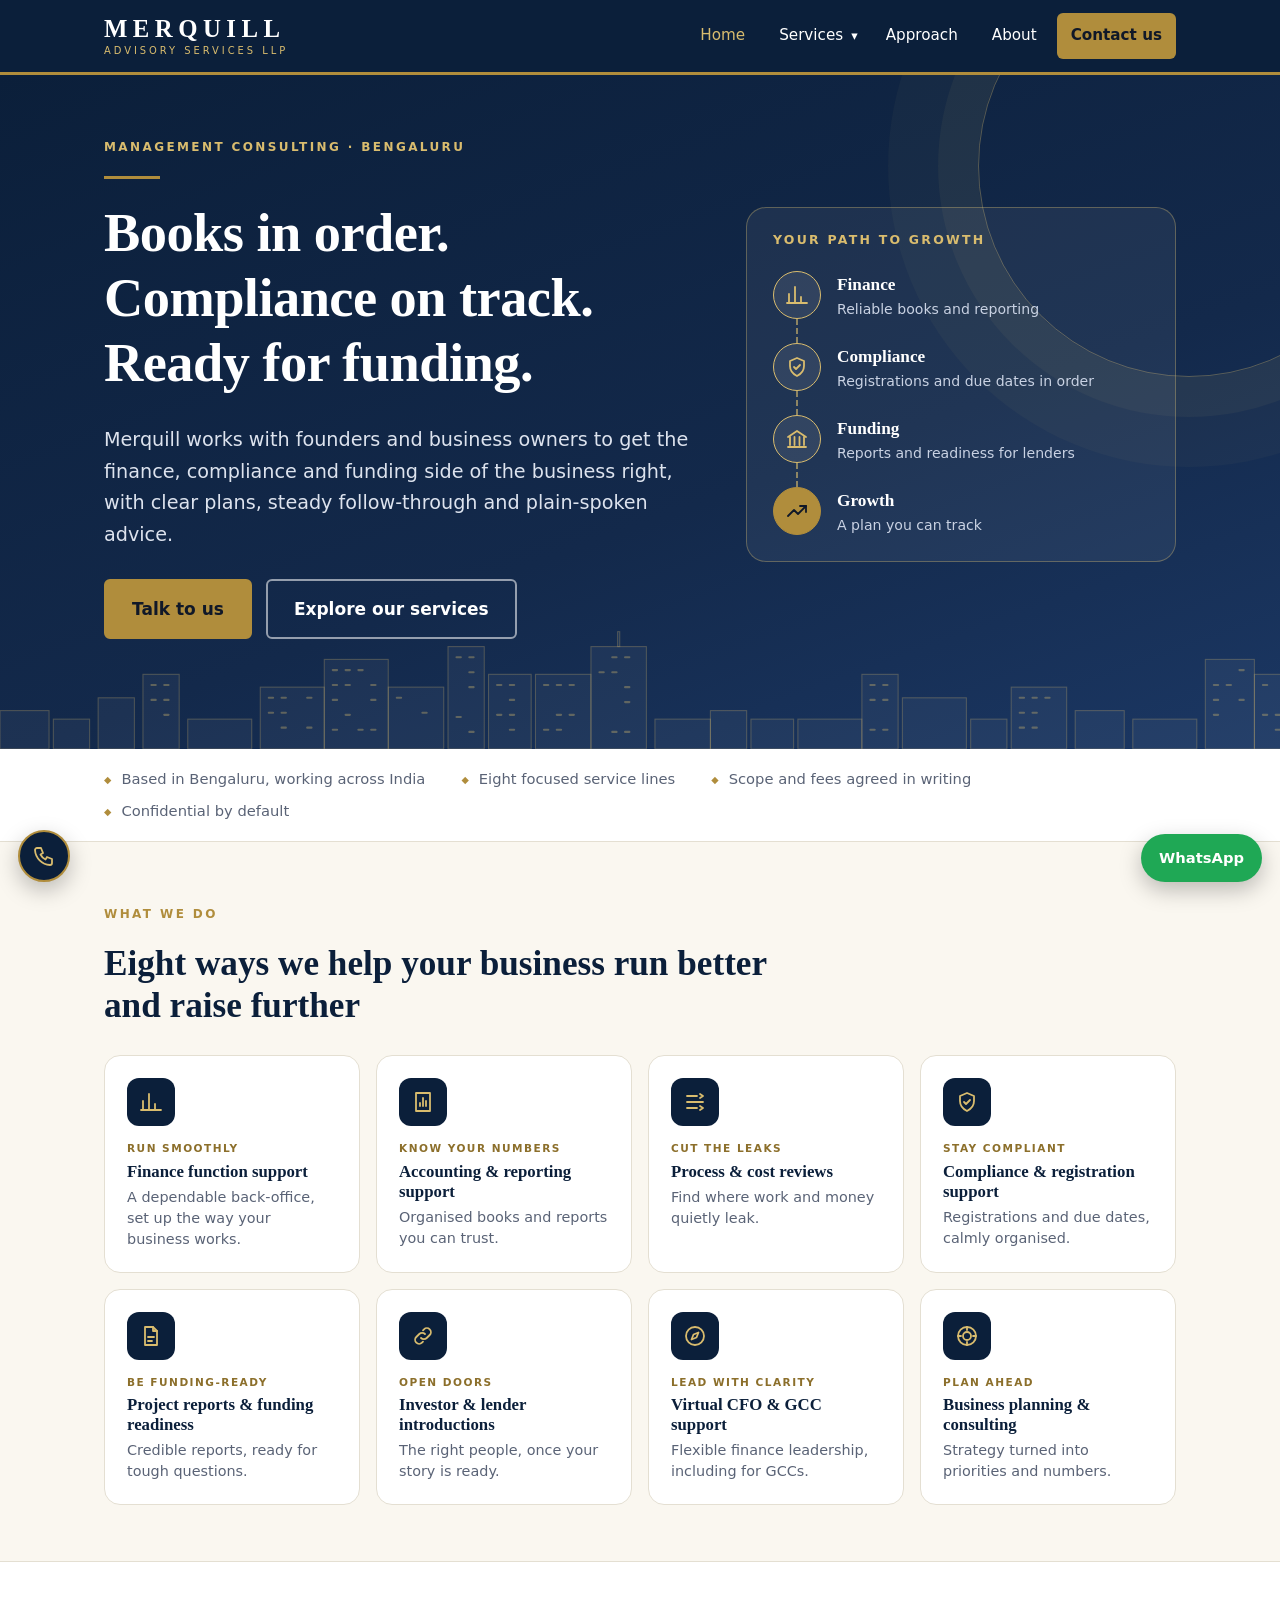
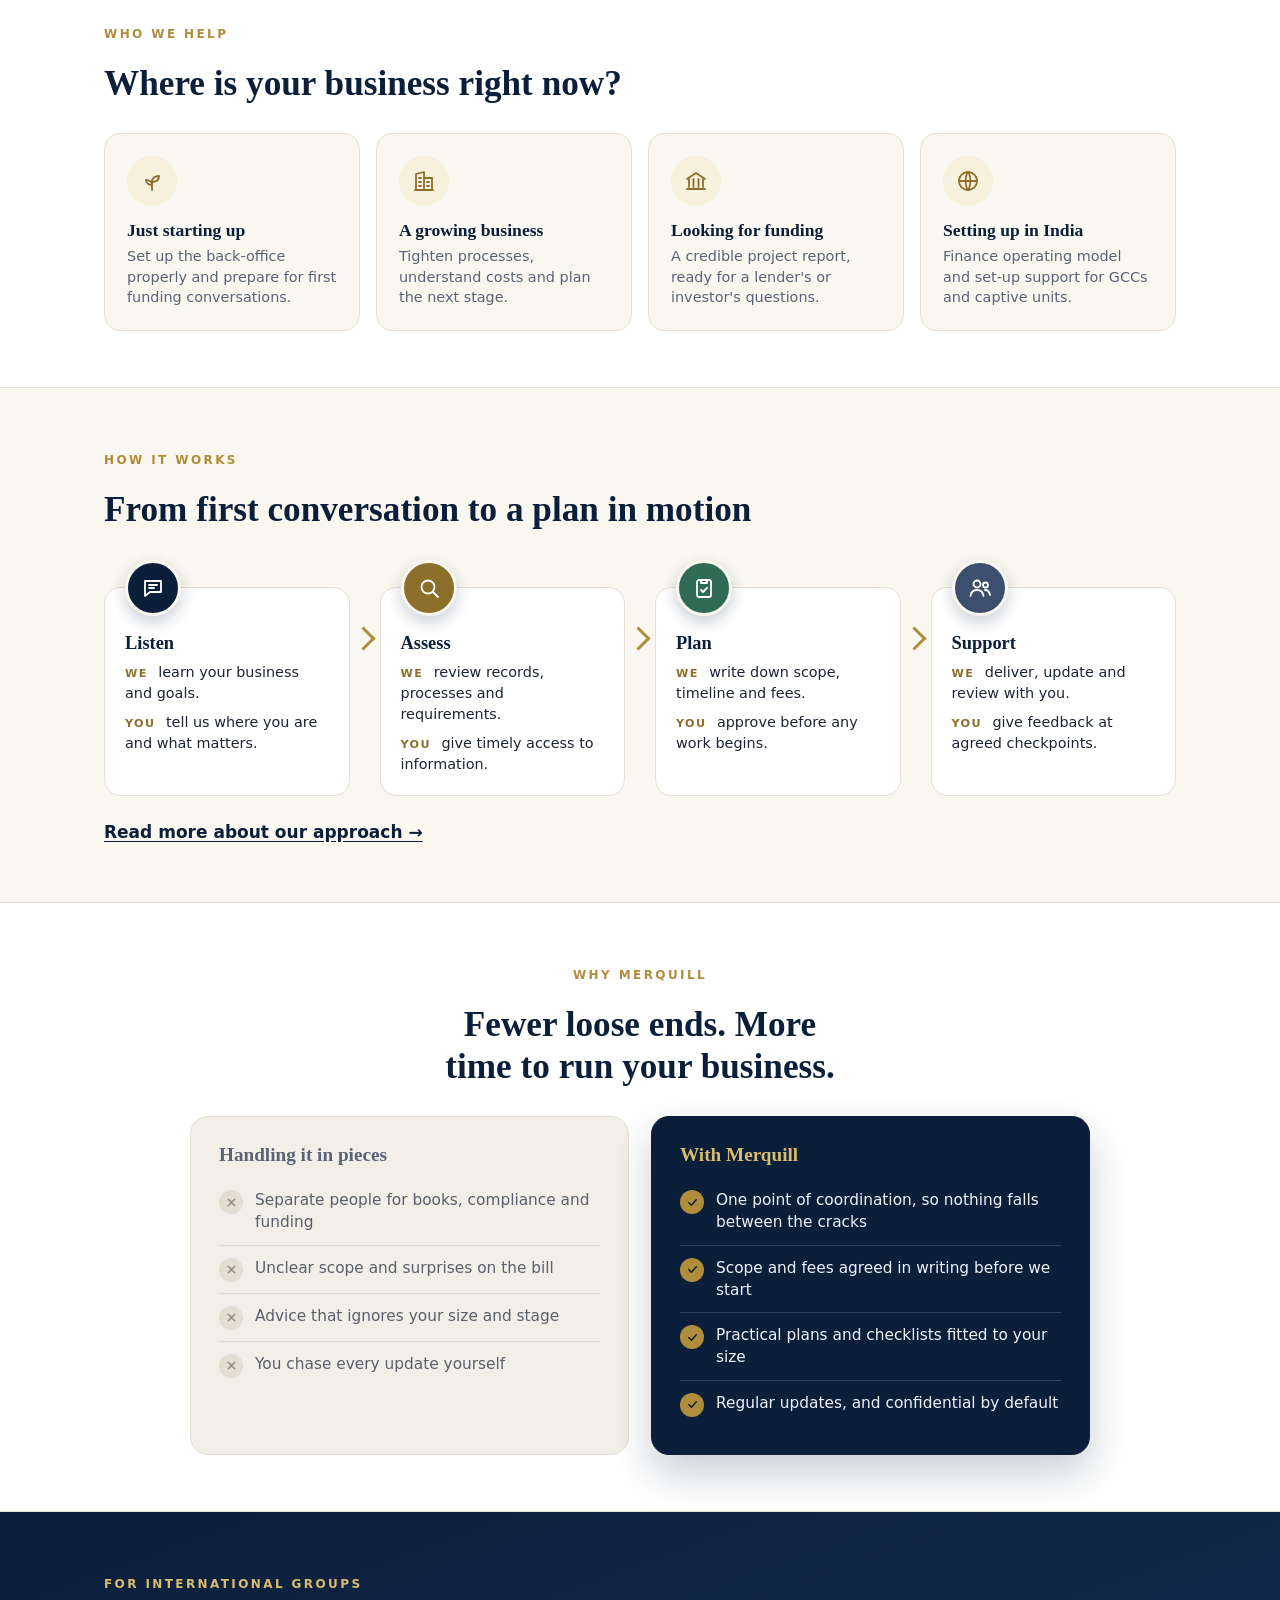
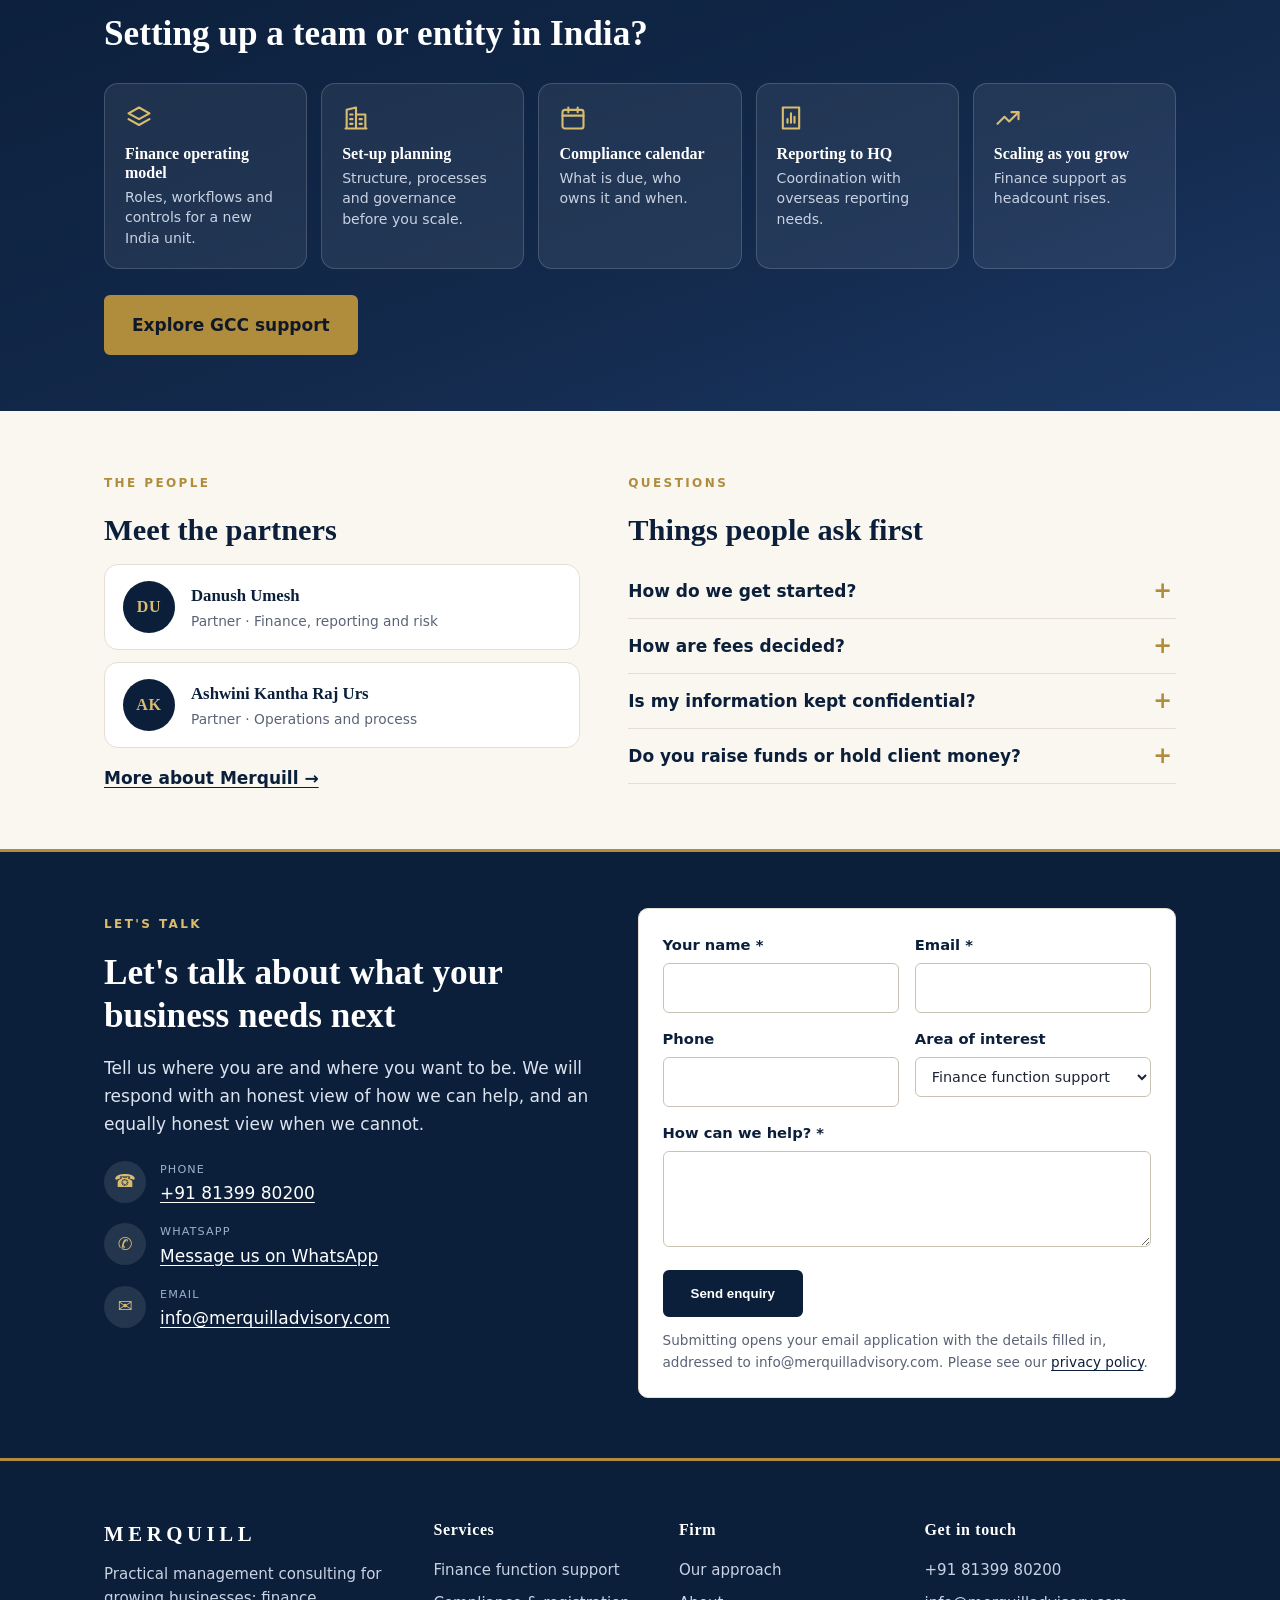
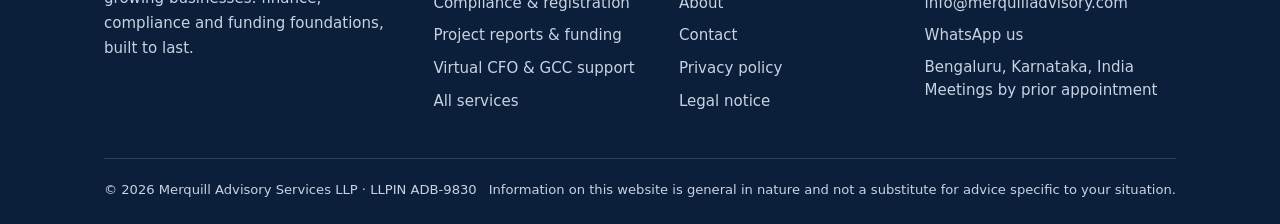
<file: index.html>
<!DOCTYPE html>
<html lang="en-IN">
<head>
<meta charset="utf-8">
<meta name="viewport" content="width=device-width,initial-scale=1">
<title>Merquill Advisory | Management Consulting in Bengaluru</title>
<meta name="description" content="Merquill Advisory Services LLP is a Bengaluru management consulting firm helping businesses with finance function support, compliance and registration support, project reports, funding readiness and virtual CFO services.">
<link rel="canonical" href="https://merquilladvisory.com/">
<meta name="theme-color" content="#0B1F3A">
<meta property="og:type" content="website">
<meta property="og:site_name" content="Merquill Advisory Services LLP">
<meta property="og:title" content="Merquill Advisory | Management Consulting in Bengaluru">
<meta property="og:description" content="Merquill Advisory Services LLP is a Bengaluru management consulting firm helping businesses with finance function support, compliance and registration support, project reports, funding readiness and virtual CFO services.">
<meta property="og:url" content="https://merquilladvisory.com/">
<meta property="og:image" content="https://merquilladvisory.com/og-image.png">
<meta name="twitter:card" content="summary_large_image">
<link rel="icon" href="/favicon.svg" type="image/svg+xml">
<link rel="stylesheet" href="/style.css">
<link rel="stylesheet" href="/merquill.css?v=5">
<script type="application/ld+json">
{"@context":"https://schema.org","@type":"ProfessionalService","name":"Merquill Advisory Services LLP","url":"https://merquilladvisory.com/",
"description":"Management consulting for growing businesses: finance function support, compliance and registration support, project reports and funding readiness, virtual CFO and GCC support, and business planning.",
"telephone":"+918139980200","email":"info@merquilladvisory.com","foundingDate":"2026","identifier":"ADB-9830",
"address":{"@type":"PostalAddress","addressLocality":"Bengaluru","addressRegion":"Karnataka","addressCountry":"IN"},
"areaServed":[{"@type":"City","name":"Bengaluru"},{"@type":"State","name":"Karnataka"},{"@type":"Country","name":"India"}],
"knowsAbout":["Management consulting","Finance function support","Virtual CFO","Project reports","Funding readiness","Business planning"]}
</script>
</head>
<body>
<a class="skip" href="#main">Skip to content</a>
<header class="site"><div class="wrap bar">
<a class="brand" href="/" aria-label="Merquill Advisory Services LLP, home"><b>MERQUILL</b><span>Advisory Services LLP</span></a>
<button class="menu-btn" aria-expanded="false" aria-controls="nav">Menu</button>
<nav id="nav" aria-label="Main"><ul><li><a href="/" aria-current="page">Home</a></li><li class="has-mega"><a href="/services.html">Services</a><button type="button" class="mega-toggle" aria-expanded="false" aria-controls="mega" aria-label="Show services menu">&#9662;</button><div class="mega" id="mega"><div class="wrap"><div class="mega-cols"><div class="mega-col"><p class="mega-h">Finance &amp; reporting</p><a href="/services.html#finance-function-support"><b>Finance function support</b><span>A dependable finance back-office.</span></a><a href="/services.html#accounting-reporting-support"><b>Accounting &amp; reporting support</b><span>Organised books and reliable reports.</span></a><a href="/services.html#process-cost-reviews"><b>Process &amp; cost reviews</b><span>Find where work and money leak.</span></a></div><div class="mega-col"><p class="mega-h">Compliance &amp; funding</p><a href="/services.html#compliance-registration-support"><b>Compliance &amp; registration support</b><span>Registrations and recurring due dates.</span></a><a href="/services.html#project-reports-funding-readiness"><b>Project reports &amp; funding readiness</b><span>Credible reports, lender-ready.</span></a><a href="/services.html#investor-lender-introductions"><b>Investor &amp; lender introductions</b><span>The right people, at the right time.</span></a></div><div class="mega-col"><p class="mega-h">Advisory</p><a href="/services.html#virtual-cfo-gcc-support"><b>Virtual CFO &amp; GCC support</b><span>Senior finance thinking, flexibly.</span></a><a href="/services.html#business-planning-consulting"><b>Business planning &amp; consulting</b><span>Strategy turned into a plan.</span></a></div></div><div class="mega-strip"><div><b>Have something in mind?</b><span>Share it with us and we will tell you honestly how we can help.</span></div><div class="mega-actions"><a class="btn dark" href="/contact.html">Start a conversation</a><a class="mega-link" href="/services.html">All services &rarr;</a></div></div></div></div></li><li><a href="/approach.html">Approach</a></li><li><a href="/about.html">About</a></li><li><a class="cta" href="/contact.html">Contact us</a></li></ul></nav>
</div></header>
<main id="main" class="home">
<svg width="0" height="0" style="position:absolute" aria-hidden="true" focusable="false"><defs>
<symbol id="i-finance" viewBox="0 0 24 24"><path d="M4 20V11M10 20V4M16 20v-6M2 20h20"/></symbol>
<symbol id="i-report" viewBox="0 0 24 24"><path d="M5 3h14v18H5z"/><path d="M9 16v-3M12 16V8M15 16v-5"/></symbol>
<symbol id="i-flow" viewBox="0 0 24 24"><path d="M4 6h10M4 12h16M4 18h10"/><path d="M17 4l3 2-3 2M17 16l3 2-3 2"/></symbol>
<symbol id="i-shield" viewBox="0 0 24 24"><path d="M12 3l7 3v5c0 4.5-3 8-7 10-4-2-7-5.5-7-10V6z"/><path d="M9 12l2 2 4-4"/></symbol>
<symbol id="i-doc" viewBox="0 0 24 24"><path d="M6 3h8l4 4v14H6z"/><path d="M14 3v4h4M9 13h6M9 17h4"/></symbol>
<symbol id="i-link" viewBox="0 0 24 24"><path d="M10 14a4 4 0 005.7 0l3-3a4 4 0 00-5.7-5.7l-1 1"/><path d="M14 10a4 4 0 00-5.7 0l-3 3a4 4 0 005.7 5.7l1-1"/></symbol>
<symbol id="i-compass" viewBox="0 0 24 24"><circle cx="12" cy="12" r="9"/><path d="M15.5 8.5l-2 5-5 2 2-5z"/></symbol>
<symbol id="i-plan" viewBox="0 0 24 24"><circle cx="12" cy="12" r="9"/><circle cx="12" cy="12" r="4"/><path d="M12 3v3M12 18v3M3 12h3M18 12h3"/></symbol>
<symbol id="i-bank" viewBox="0 0 24 24"><path d="M3 10l9-6 9 6"/><path d="M5 10v8M9.5 10v8M14.5 10v8M19 10v8M3 20h18"/></symbol>
<symbol id="i-trend" viewBox="0 0 24 24"><path d="M3 17l6-6 4 4 8-8"/><path d="M15 7h6v6"/></symbol>
<symbol id="i-sprout" viewBox="0 0 24 24"><path d="M12 21v-9"/><path d="M12 13c0-4 3-6 7-6 0 4-3 6-7 6z"/><path d="M12 16c0-3-2.5-5-6-5 0 3 2.5 5 6 5z"/></symbol>
<symbol id="i-building" viewBox="0 0 24 24"><path d="M4 21V5l8-2v18M12 9h8v12M7 9h2M7 13h2M7 17h2M15 13h2M15 17h2M3 21h18"/></symbol>
<symbol id="i-globe" viewBox="0 0 24 24"><circle cx="12" cy="12" r="9"/><path d="M3 12h18M12 3c3 3 3 15 0 18M12 3c-3 3-3 15 0 18"/></symbol>
<symbol id="i-layers" viewBox="0 0 24 24"><path d="M12 3l9 5-9 5-9-5z"/><path d="M3 13l9 5 9-5"/></symbol>
<symbol id="i-calendar" viewBox="0 0 24 24"><rect x="3" y="5" width="18" height="16" rx="2"/><path d="M3 10h18M8 3v4M16 3v4"/></symbol>
<symbol id="i-chat" viewBox="0 0 24 24"><path d="M4 5h16v11H9l-5 4z"/><path d="M8 9h8M8 12h5"/></symbol>
<symbol id="i-search" viewBox="0 0 24 24"><circle cx="11" cy="11" r="6.5"/><path d="M16 16l5 5"/></symbol>
<symbol id="i-clip" viewBox="0 0 24 24"><rect x="5" y="4" width="14" height="17" rx="2"/><path d="M9 4h6v3H9zM9 14l2 2 4-4"/></symbol>
<symbol id="i-users" viewBox="0 0 24 24"><circle cx="9" cy="8" r="3.5"/><path d="M2.5 20c.5-4 3-6 6.5-6s6 2 6.5 6"/><circle cx="17.5" cy="9" r="2.5"/><path d="M17 14c3 0 4.5 1.8 5 5"/></symbol>
<symbol id="i-check" viewBox="0 0 24 24"><path d="M5 12l5 5 9-10"/></symbol>
<symbol id="i-x" viewBox="0 0 24 24"><path d="M6 6l12 12M18 6L6 18"/></symbol>
</defs></svg>

<section class="hero"><div class="wrap hero-grid">
<div>
<span class="eyebrow">Management consulting · Bengaluru</span><hr class="rule">
<h1>Books in order. Compliance on track. Ready for funding.</h1>
<p class="lead">Merquill works with founders and business owners to get the finance, compliance and funding side of the business right, with clear plans, steady follow-through and plain-spoken advice.</p>
<div class="btns"><a class="btn" href="/contact.html">Talk to us</a><a class="btn ghost" href="/services.html">Explore our services</a></div>
</div>
<div class="hero-art"><div class="art-card">
<p class="art-cap">Your path to growth</p>
<ol class="road">
<li><span class="node"><svg class="ico" width="24" height="24" viewBox="0 0 24 24" fill="none" stroke="currentColor" stroke-width="1.8" stroke-linecap="round" stroke-linejoin="round" aria-hidden="true"><use href="#i-finance"/></svg></span><div><b>Finance</b><span>Reliable books and reporting</span></div></li>
<li><span class="node"><svg class="ico" width="24" height="24" viewBox="0 0 24 24" fill="none" stroke="currentColor" stroke-width="1.8" stroke-linecap="round" stroke-linejoin="round" aria-hidden="true"><use href="#i-shield"/></svg></span><div><b>Compliance</b><span>Registrations and due dates in order</span></div></li>
<li><span class="node"><svg class="ico" width="24" height="24" viewBox="0 0 24 24" fill="none" stroke="currentColor" stroke-width="1.8" stroke-linecap="round" stroke-linejoin="round" aria-hidden="true"><use href="#i-bank"/></svg></span><div><b>Funding</b><span>Reports and readiness for lenders</span></div></li>
<li><span class="node"><svg class="ico" width="24" height="24" viewBox="0 0 24 24" fill="none" stroke="currentColor" stroke-width="1.8" stroke-linecap="round" stroke-linejoin="round" aria-hidden="true"><use href="#i-trend"/></svg></span><div><b>Growth</b><span>A plan you can track</span></div></li>
</ol>
</div></div>
</div><svg class="skyline" viewBox="0 0 1200 130" preserveAspectRatio="xMidYMax slice" aria-hidden="true" focusable="false"><g fill="rgba(255,255,255,.045)" stroke="rgba(217,188,110,.28)" stroke-width="1"><rect x="0" y="94" width="46" height="36"/><rect x="50" y="102" width="34" height="28"/><rect x="92" y="82" width="34" height="48"/><rect x="134" y="60" width="34" height="70"/><rect x="176" y="102" width="60" height="28"/><rect x="244" y="72" width="60" height="58"/><rect x="304" y="46" width="60" height="84"/><rect x="364" y="72" width="52" height="58"/><rect x="420" y="34" width="34" height="96"/><rect x="458" y="60" width="40" height="70"/><rect x="502" y="60" width="52" height="70"/><rect x="554" y="34" width="52" height="96"/><rect x="579" y="20" width="2" height="14"/><rect x="614" y="102" width="52" height="28"/><rect x="666" y="94" width="34" height="36"/><rect x="704" y="102" width="40" height="28"/><rect x="748" y="102" width="60" height="28"/><rect x="808" y="60" width="34" height="70"/><rect x="846" y="82" width="60" height="48"/><rect x="910" y="102" width="34" height="28"/><rect x="948" y="72" width="52" height="58"/><rect x="1008" y="94" width="46" height="36"/><rect x="1062" y="102" width="60" height="28"/><rect x="1130" y="46" width="46" height="84"/><rect x="1176" y="60" width="40" height="70"/></g><path d="M142 70h4M154 70h4M142 84h4M154 84h4M154 98h4M252 82h4M264 82h4M288 82h4M252 96h4M264 96h4M264 110h4M288 110h4M312 56h4M324 56h4M336 56h4M312 70h4M324 70h4M348 70h4M312 84h4M348 84h4M324 98h4M312 112h4M336 112h4M348 112h4M372 82h4M396 96h4M428 44h4M440 44h4M440 58h4M440 72h4M428 100h4M440 114h4M466 70h4M478 70h4M478 84h4M466 98h4M478 98h4M478 112h4M510 70h4M522 70h4M534 70h4M522 98h4M534 98h4M510 112h4M522 112h4M574 44h4M586 44h4M562 58h4M574 58h4M586 72h4M586 86h4M574 114h4M586 114h4M816 70h4M828 70h4M816 84h4M828 84h4M816 112h4M828 112h4M956 82h4M968 82h4M980 82h4M956 96h4M968 96h4M956 110h4M968 110h4M1162 56h4M1138 70h4M1150 70h4M1138 84h4M1162 84h4M1138 98h4M1184 70h4M1184 98h4M1196 98h4M1196 112h4" stroke="rgba(217,188,110,.35)" stroke-width="2" stroke-linecap="round" fill="none"/></svg>
</section>
<div class="strip"><div class="wrap"><ul><li>Based in Bengaluru, working across India</li><li>Eight focused service lines</li><li>Scope and fees agreed in writing</li><li>Confidential by default</li></ul></div></div>

<section><div class="wrap">
<div class="head"><span class="eyebrow" style="color:var(--gold)">What we do</span><h2>Eight ways we help your business run better and raise further</h2></div>
<div class="svcs">
<a class="svc-tile" href="/services.html#finance-function-support"><span class="svc-ic"><svg class="ico" width="24" height="24" viewBox="0 0 24 24" fill="none" stroke="currentColor" stroke-width="1.8" stroke-linecap="round" stroke-linejoin="round" aria-hidden="true"><use href="#i-finance"/></svg></span><span class="tag">Run smoothly</span><h3>Finance function support</h3><p>A dependable back-office, set up the way your business works.</p></a>
<a class="svc-tile" href="/services.html#accounting-reporting-support"><span class="svc-ic"><svg class="ico" width="24" height="24" viewBox="0 0 24 24" fill="none" stroke="currentColor" stroke-width="1.8" stroke-linecap="round" stroke-linejoin="round" aria-hidden="true"><use href="#i-report"/></svg></span><span class="tag">Know your numbers</span><h3>Accounting &amp; reporting support</h3><p>Organised books and reports you can trust.</p></a>
<a class="svc-tile" href="/services.html#process-cost-reviews"><span class="svc-ic"><svg class="ico" width="24" height="24" viewBox="0 0 24 24" fill="none" stroke="currentColor" stroke-width="1.8" stroke-linecap="round" stroke-linejoin="round" aria-hidden="true"><use href="#i-flow"/></svg></span><span class="tag">Cut the leaks</span><h3>Process &amp; cost reviews</h3><p>Find where work and money quietly leak.</p></a>
<a class="svc-tile" href="/services.html#compliance-registration-support"><span class="svc-ic"><svg class="ico" width="24" height="24" viewBox="0 0 24 24" fill="none" stroke="currentColor" stroke-width="1.8" stroke-linecap="round" stroke-linejoin="round" aria-hidden="true"><use href="#i-shield"/></svg></span><span class="tag">Stay compliant</span><h3>Compliance &amp; registration support</h3><p>Registrations and due dates, calmly organised.</p></a>
<a class="svc-tile" href="/services.html#project-reports-funding-readiness"><span class="svc-ic"><svg class="ico" width="24" height="24" viewBox="0 0 24 24" fill="none" stroke="currentColor" stroke-width="1.8" stroke-linecap="round" stroke-linejoin="round" aria-hidden="true"><use href="#i-doc"/></svg></span><span class="tag">Be funding-ready</span><h3>Project reports &amp; funding readiness</h3><p>Credible reports, ready for tough questions.</p></a>
<a class="svc-tile" href="/services.html#investor-lender-introductions"><span class="svc-ic"><svg class="ico" width="24" height="24" viewBox="0 0 24 24" fill="none" stroke="currentColor" stroke-width="1.8" stroke-linecap="round" stroke-linejoin="round" aria-hidden="true"><use href="#i-link"/></svg></span><span class="tag">Open doors</span><h3>Investor &amp; lender introductions</h3><p>The right people, once your story is ready.</p></a>
<a class="svc-tile" href="/services.html#virtual-cfo-gcc-support"><span class="svc-ic"><svg class="ico" width="24" height="24" viewBox="0 0 24 24" fill="none" stroke="currentColor" stroke-width="1.8" stroke-linecap="round" stroke-linejoin="round" aria-hidden="true"><use href="#i-compass"/></svg></span><span class="tag">Lead with clarity</span><h3>Virtual CFO &amp; GCC support</h3><p>Flexible finance leadership, including for GCCs.</p></a>
<a class="svc-tile" href="/services.html#business-planning-consulting"><span class="svc-ic"><svg class="ico" width="24" height="24" viewBox="0 0 24 24" fill="none" stroke="currentColor" stroke-width="1.8" stroke-linecap="round" stroke-linejoin="round" aria-hidden="true"><use href="#i-plan"/></svg></span><span class="tag">Plan ahead</span><h3>Business planning &amp; consulting</h3><p>Strategy turned into priorities and numbers.</p></a>
</div>
</div></section>

<section class="alt"><div class="wrap">
<div class="head"><span class="eyebrow" style="color:var(--gold)">Who we help</span><h2>Where is your business right now?</h2></div>
<div class="who">
<a class="who-card" href="/services.html#finance-function-support"><span class="who-ic"><svg class="ico" width="26" height="26" viewBox="0 0 24 24" fill="none" stroke="currentColor" stroke-width="1.8" stroke-linecap="round" stroke-linejoin="round" aria-hidden="true"><use href="#i-sprout"/></svg></span><div><h3>Just starting up</h3><p>Set up the back-office properly and prepare for first funding conversations.</p></div></a>
<a class="who-card" href="/services.html#process-cost-reviews"><span class="who-ic"><svg class="ico" width="26" height="26" viewBox="0 0 24 24" fill="none" stroke="currentColor" stroke-width="1.8" stroke-linecap="round" stroke-linejoin="round" aria-hidden="true"><use href="#i-building"/></svg></span><div><h3>A growing business</h3><p>Tighten processes, understand costs and plan the next stage.</p></div></a>
<a class="who-card" href="/services.html#project-reports-funding-readiness"><span class="who-ic"><svg class="ico" width="26" height="26" viewBox="0 0 24 24" fill="none" stroke="currentColor" stroke-width="1.8" stroke-linecap="round" stroke-linejoin="round" aria-hidden="true"><use href="#i-bank"/></svg></span><div><h3>Looking for funding</h3><p>A credible project report, ready for a lender's or investor's questions.</p></div></a>
<a class="who-card" href="/services.html#virtual-cfo-gcc-support"><span class="who-ic"><svg class="ico" width="26" height="26" viewBox="0 0 24 24" fill="none" stroke="currentColor" stroke-width="1.8" stroke-linecap="round" stroke-linejoin="round" aria-hidden="true"><use href="#i-globe"/></svg></span><div><h3>Setting up in India</h3><p>Finance operating model and set-up support for GCCs and captive units.</p></div></a>
</div>
</div></section>

<section><div class="wrap">
<div class="head"><span class="eyebrow" style="color:var(--gold)">How it works</span><h2>From first conversation to a plan in motion</h2></div>
<div class="flow">
<div class="fstep"><span class="fic f1"><svg class="ico" width="26" height="26" viewBox="0 0 24 24" fill="none" stroke="currentColor" stroke-width="1.8" stroke-linecap="round" stroke-linejoin="round" aria-hidden="true"><use href="#i-chat"/></svg></span><h3>Listen</h3><p><b>We</b> learn your business and goals.</p><p><b>You</b> tell us where you are and what matters.</p></div>
<div class="fstep"><span class="fic f2"><svg class="ico" width="26" height="26" viewBox="0 0 24 24" fill="none" stroke="currentColor" stroke-width="1.8" stroke-linecap="round" stroke-linejoin="round" aria-hidden="true"><use href="#i-search"/></svg></span><h3>Assess</h3><p><b>We</b> review records, processes and requirements.</p><p><b>You</b> give timely access to information.</p></div>
<div class="fstep"><span class="fic f3"><svg class="ico" width="26" height="26" viewBox="0 0 24 24" fill="none" stroke="currentColor" stroke-width="1.8" stroke-linecap="round" stroke-linejoin="round" aria-hidden="true"><use href="#i-clip"/></svg></span><h3>Plan</h3><p><b>We</b> write down scope, timeline and fees.</p><p><b>You</b> approve before any work begins.</p></div>
<div class="fstep"><span class="fic f4"><svg class="ico" width="26" height="26" viewBox="0 0 24 24" fill="none" stroke="currentColor" stroke-width="1.8" stroke-linecap="round" stroke-linejoin="round" aria-hidden="true"><use href="#i-users"/></svg></span><h3>Support</h3><p><b>We</b> deliver, update and review with you.</p><p><b>You</b> give feedback at agreed checkpoints.</p></div>
</div>
<p style="margin:22px 0 0"><a href="/approach.html"><b>Read more about our approach →</b></a></p>
</div></section>

<section class="alt"><div class="wrap">
<div class="head" style="text-align:center;margin-inline:auto"><span class="eyebrow" style="color:var(--gold)">Why Merquill</span><h2 style="text-wrap:balance">Fewer loose ends. More time to run your business.</h2></div>
<div class="vs">
<div class="vs-col vs-old"><h3>Handling it in pieces</h3><ul>
<li><span class="vs-ico"><svg class="ico" width="14" height="14" viewBox="0 0 24 24" fill="none" stroke="currentColor" stroke-width="1.8" stroke-linecap="round" stroke-linejoin="round" aria-hidden="true"><use href="#i-x"/></svg></span>Separate people for books, compliance and funding</li>
<li><span class="vs-ico"><svg class="ico" width="14" height="14" viewBox="0 0 24 24" fill="none" stroke="currentColor" stroke-width="1.8" stroke-linecap="round" stroke-linejoin="round" aria-hidden="true"><use href="#i-x"/></svg></span>Unclear scope and surprises on the bill</li>
<li><span class="vs-ico"><svg class="ico" width="14" height="14" viewBox="0 0 24 24" fill="none" stroke="currentColor" stroke-width="1.8" stroke-linecap="round" stroke-linejoin="round" aria-hidden="true"><use href="#i-x"/></svg></span>Advice that ignores your size and stage</li>
<li><span class="vs-ico"><svg class="ico" width="14" height="14" viewBox="0 0 24 24" fill="none" stroke="currentColor" stroke-width="1.8" stroke-linecap="round" stroke-linejoin="round" aria-hidden="true"><use href="#i-x"/></svg></span>You chase every update yourself</li>
</ul></div>
<div class="vs-col vs-new"><h3>With Merquill</h3><ul>
<li><span class="vs-ico"><svg class="ico" width="14" height="14" viewBox="0 0 24 24" fill="none" stroke="currentColor" stroke-width="1.8" stroke-linecap="round" stroke-linejoin="round" aria-hidden="true"><use href="#i-check"/></svg></span>One point of coordination, so nothing falls between the cracks</li>
<li><span class="vs-ico"><svg class="ico" width="14" height="14" viewBox="0 0 24 24" fill="none" stroke="currentColor" stroke-width="1.8" stroke-linecap="round" stroke-linejoin="round" aria-hidden="true"><use href="#i-check"/></svg></span>Scope and fees agreed in writing before we start</li>
<li><span class="vs-ico"><svg class="ico" width="14" height="14" viewBox="0 0 24 24" fill="none" stroke="currentColor" stroke-width="1.8" stroke-linecap="round" stroke-linejoin="round" aria-hidden="true"><use href="#i-check"/></svg></span>Practical plans and checklists fitted to your size</li>
<li><span class="vs-ico"><svg class="ico" width="14" height="14" viewBox="0 0 24 24" fill="none" stroke="currentColor" stroke-width="1.8" stroke-linecap="round" stroke-linejoin="round" aria-hidden="true"><use href="#i-check"/></svg></span>Regular updates, and confidential by default</li>
</ul></div>
</div>
</div></section>

<section class="india"><div class="wrap">
<div class="head"><span class="eyebrow">For international groups</span><h2>Setting up a team or entity in India?</h2></div>
<div class="india-grid">
<div class="icard"><svg class="ico" width="28" height="28" viewBox="0 0 24 24" fill="none" stroke="currentColor" stroke-width="1.8" stroke-linecap="round" stroke-linejoin="round" aria-hidden="true"><use href="#i-layers"/></svg><h3>Finance operating model</h3><p>Roles, workflows and controls for a new India unit.</p></div>
<div class="icard"><svg class="ico" width="28" height="28" viewBox="0 0 24 24" fill="none" stroke="currentColor" stroke-width="1.8" stroke-linecap="round" stroke-linejoin="round" aria-hidden="true"><use href="#i-building"/></svg><h3>Set-up planning</h3><p>Structure, processes and governance before you scale.</p></div>
<div class="icard"><svg class="ico" width="28" height="28" viewBox="0 0 24 24" fill="none" stroke="currentColor" stroke-width="1.8" stroke-linecap="round" stroke-linejoin="round" aria-hidden="true"><use href="#i-calendar"/></svg><h3>Compliance calendar</h3><p>What is due, who owns it and when.</p></div>
<div class="icard"><svg class="ico" width="28" height="28" viewBox="0 0 24 24" fill="none" stroke="currentColor" stroke-width="1.8" stroke-linecap="round" stroke-linejoin="round" aria-hidden="true"><use href="#i-report"/></svg><h3>Reporting to HQ</h3><p>Coordination with overseas reporting needs.</p></div>
<div class="icard"><svg class="ico" width="28" height="28" viewBox="0 0 24 24" fill="none" stroke="currentColor" stroke-width="1.8" stroke-linecap="round" stroke-linejoin="round" aria-hidden="true"><use href="#i-trend"/></svg><h3>Scaling as you grow</h3><p>Finance support as headcount rises.</p></div>
</div>
<p style="margin:26px 0 0"><a class="btn" href="/services.html#virtual-cfo-gcc-support">Explore GCC support</a></p>
</div></section>

<section><div class="wrap duo">
<div>
<span class="eyebrow" style="color:var(--gold)">The people</span><h2 style="font-size:clamp(1.5rem,3vw,1.9rem)">Meet the partners</h2>
<div class="meet">
<div class="mcard"><span class="mav" aria-hidden="true">DU</span><div><b>Danush Umesh</b><small>Partner · Finance, reporting and risk</small></div></div>
<div class="mcard"><span class="mav" aria-hidden="true">AK</span><div><b>Ashwini Kantha Raj Urs</b><small>Partner · Operations and process</small></div></div>
</div>
<p style="margin:16px 0 0"><a href="/about.html"><b>More about Merquill →</b></a></p>
</div>
<div>
<span class="eyebrow" style="color:var(--gold)">Questions</span><h2 style="font-size:clamp(1.5rem,3vw,1.9rem)">Things people ask first</h2>
<div class="faq">
<details><summary>How do we get started?</summary><p>Send us a short note below, on WhatsApp or by email. We arrange a short conversation before proposing anything.</p></details>
<details><summary>How are fees decided?</summary><p>You receive a written proposal with scope and fees. Nothing is billed until both sides agree it in writing.</p></details>
<details><summary>Is my information kept confidential?</summary><p>Yes, by default. See our <a href="/privacy.html">privacy policy</a>.</p></details>
<details><summary>Do you raise funds or hold client money?</summary><p>No. We help you prepare and, where suitable, introduce you to lenders and investors.</p></details>
</div>
</div>
</div></section>

<section class="cta2"><div class="wrap cta2-grid">
<div>
<span class="eyebrow">Let's talk</span>
<h2>Let's talk about what your business needs next</h2>
<p>Tell us where you are and where you want to be. We will respond with an honest view of how we can help, and an equally honest view when we cannot.</p>
<ul class="ci" style="margin-top:22px">
<li><span class="ic" aria-hidden="true">☎</span><div><small>Phone</small><a href="tel:+918139980200">+91 81399 80200</a></div></li>
<li><span class="ic" aria-hidden="true">✆</span><div><small>WhatsApp</small><a href="https://wa.me/918139980200?text=Hello%20Merquill%2C%20I%20would%20like%20to%20discuss%20a%20requirement.">Message us on WhatsApp</a></div></li>
<li><span class="ic" aria-hidden="true">✉</span><div><small>Email</small><a href="mailto:info@merquilladvisory.com">info@merquilladvisory.com</a></div></li>
</ul>
</div>
<form id="enquiry" aria-label="Enquiry form">
<div class="frow">
<div><label for="name">Your name *</label><input id="name" name="name" required autocomplete="name"></div>
<div><label for="email">Email *</label><input id="email" name="email" type="email" required autocomplete="email"></div>
<div><label for="phone">Phone</label><input id="phone" name="phone" type="tel" autocomplete="tel"></div>
<div><label for="interest">Area of interest</label><select id="interest" name="interest"><option>Finance function support</option><option>Accounting &amp; reporting support</option><option>Process &amp; cost reviews</option><option>Compliance &amp; registration support</option><option>Project reports &amp; funding readiness</option><option>Investor &amp; lender introductions</option><option>Virtual CFO &amp; GCC support</option><option>Business planning &amp; consulting</option><option>Not sure yet</option></select></div>
</div>
<label for="message">How can we help? *</label><textarea id="message" name="message" required></textarea>
<button class="btn dark" type="submit" style="cursor:pointer">Send enquiry</button>
<p class="note" style="margin:12px 0 0">Submitting opens your email application with the details filled in, addressed to info@merquilladvisory.com. Please see our <a href="/privacy.html">privacy policy</a>.</p>
</form>
</div></section>

</main>
<footer class="site"><div class="wrap">
<div class="cols">
<div><div class="fb">MERQUILL</div><p style="margin-top:10px">Practical management consulting for growing businesses: finance, compliance and funding foundations, built to last.</p></div>
<div><h4>Services</h4><ul>
<li><a href="/services.html#finance-function-support">Finance function support</a></li>
<li><a href="/services.html#compliance-registration-support">Compliance &amp; registration</a></li>
<li><a href="/services.html#project-reports-funding-readiness">Project reports &amp; funding</a></li>
<li><a href="/services.html#virtual-cfo-gcc-support">Virtual CFO &amp; GCC support</a></li>
<li><a href="/services.html">All services</a></li></ul></div>
<div><h4>Firm</h4><ul>
<li><a href="/approach.html">Our approach</a></li><li><a href="/about.html">About</a></li><li><a href="/contact.html">Contact</a></li>
<li><a href="/privacy.html">Privacy policy</a></li><li><a href="/legal.html">Legal notice</a></li></ul></div>
<div><h4>Get in touch</h4><ul>
<li><a href="tel:+918139980200">+91 81399 80200</a></li>
<li><a href="mailto:info@merquilladvisory.com">info@merquilladvisory.com</a></li>
<li><a href="https://wa.me/918139980200">WhatsApp us</a></li>
<li style="line-height:1.5">Bengaluru, Karnataka, India<br>Meetings by prior appointment</li></ul></div>
</div>
<div class="legal"><span>© 2026 Merquill Advisory Services LLP · LLPIN ADB-9830</span><span>Information on this website is general in nature and not a substitute for advice specific to your situation.</span></div>
</div></footer>
<a class="wa" href="https://wa.me/918139980200?text=Hello%20Merquill%2C%20I%20would%20like%20to%20discuss%20a%20requirement." aria-label="Chat with Merquill on WhatsApp">WhatsApp</a>
<a class="callfab" href="tel:+918139980200" aria-label="Call Merquill"><svg width="24" height="24" viewBox="0 0 24 24" aria-hidden="true"><path d="M5 4h4l2 5-2.5 1.5a11 11 0 005 5L15 13l5 2v4a2 2 0 01-2 2A16 16 0 013 6a2 2 0 012-2z"/></svg></a>
<script src="/merquill.js?v=5" defer></script>
</body></html>
</file>
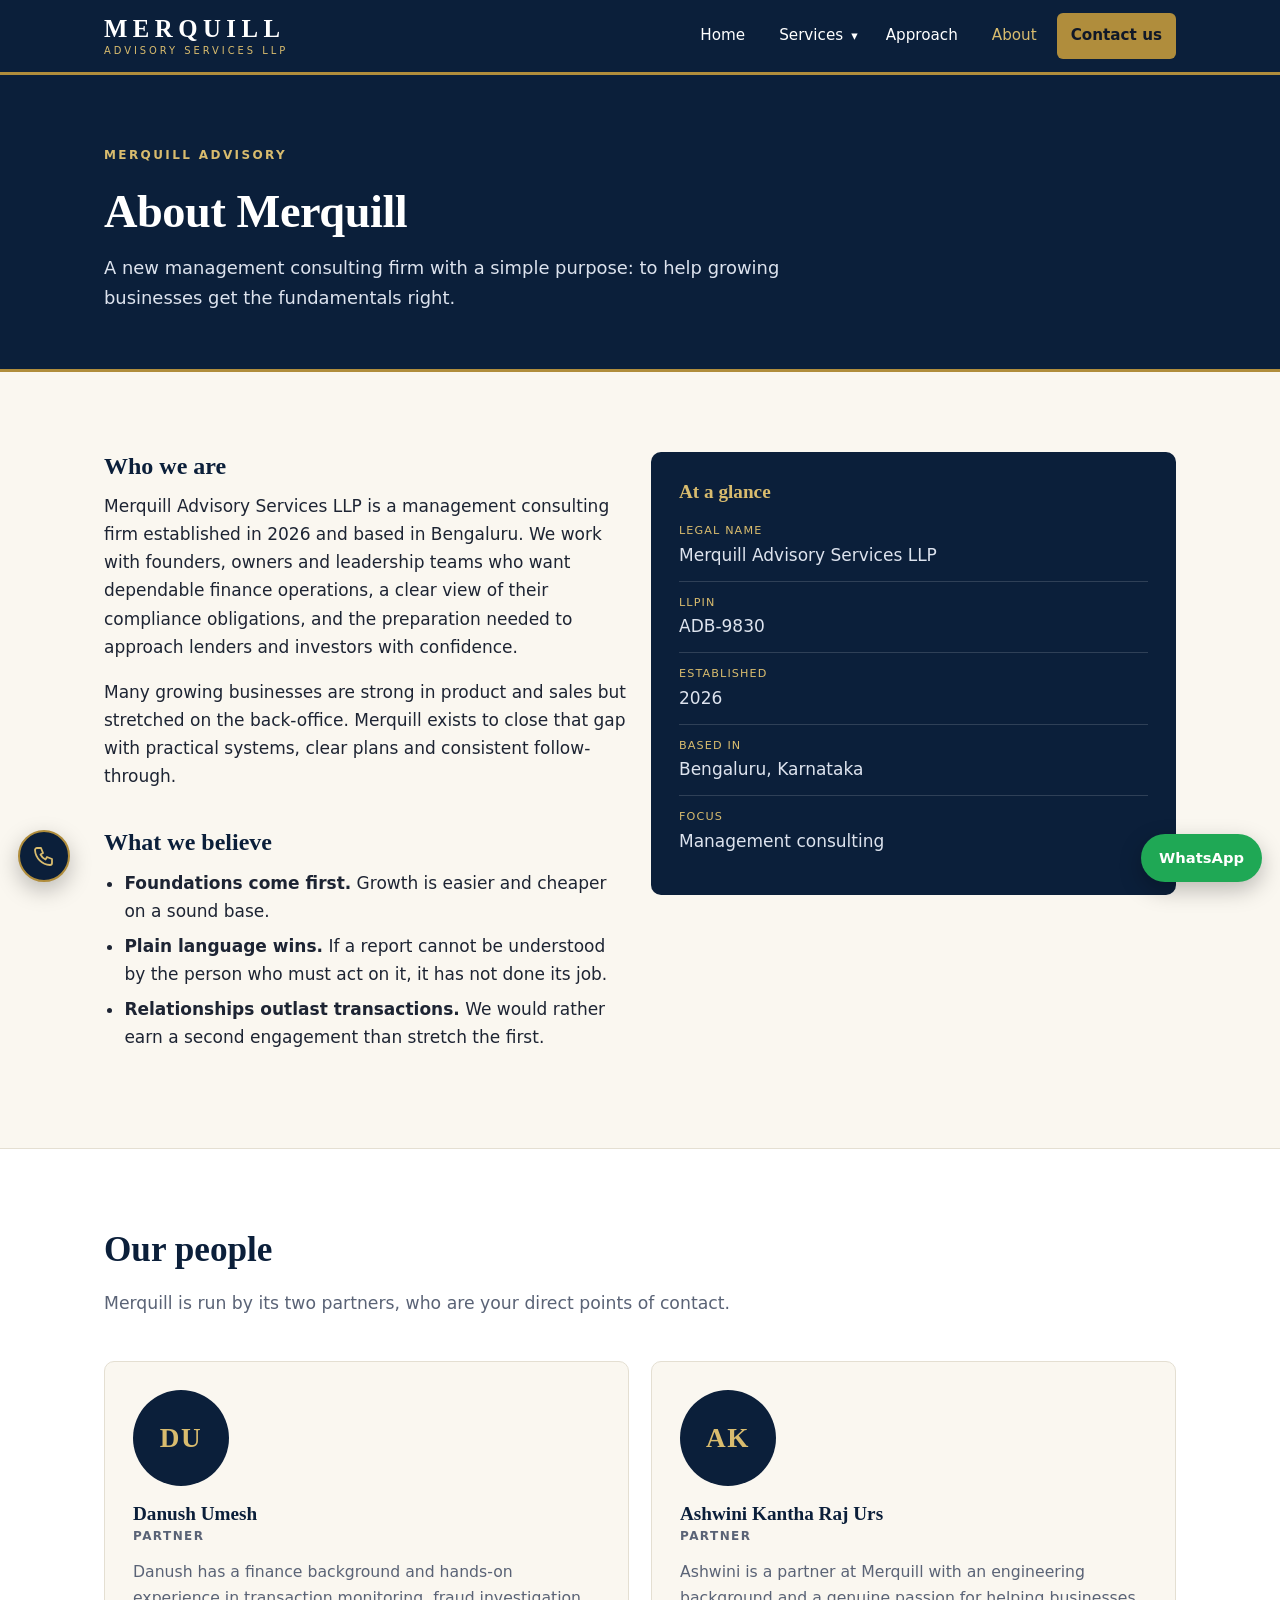
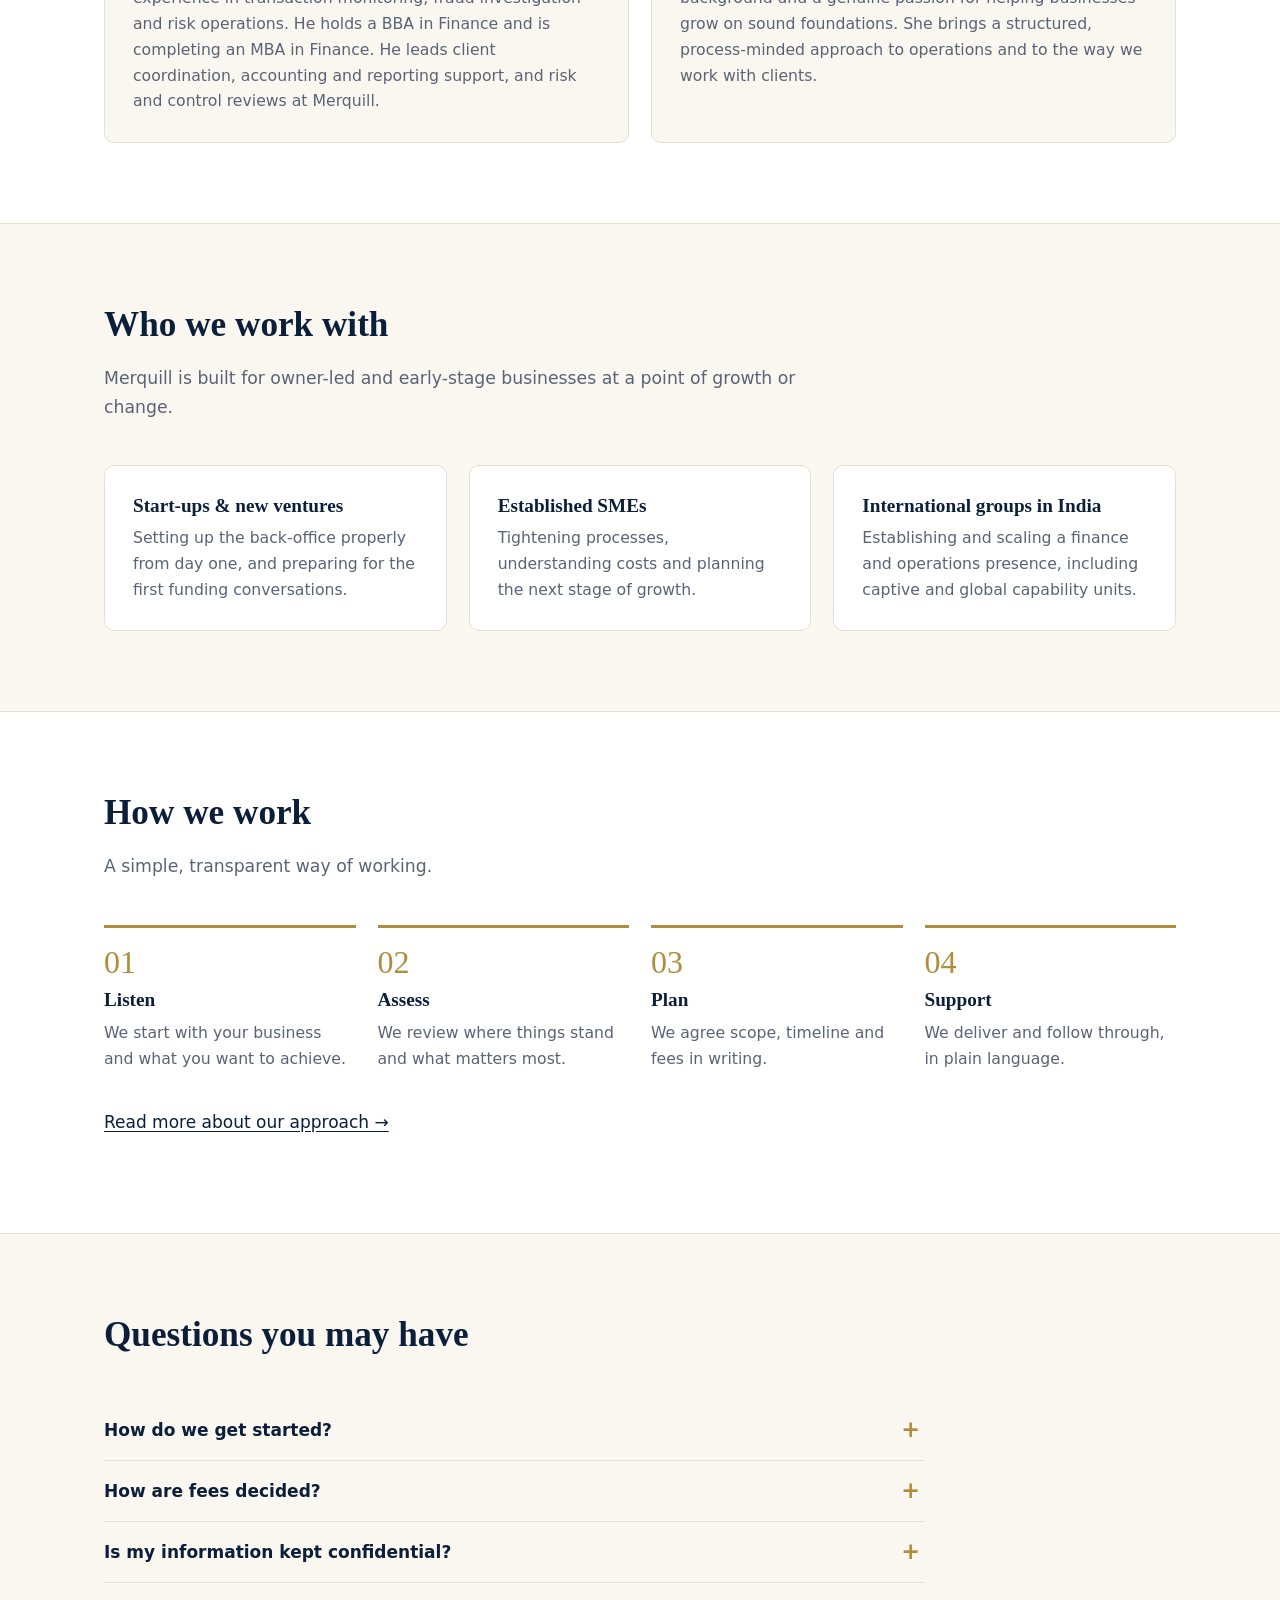
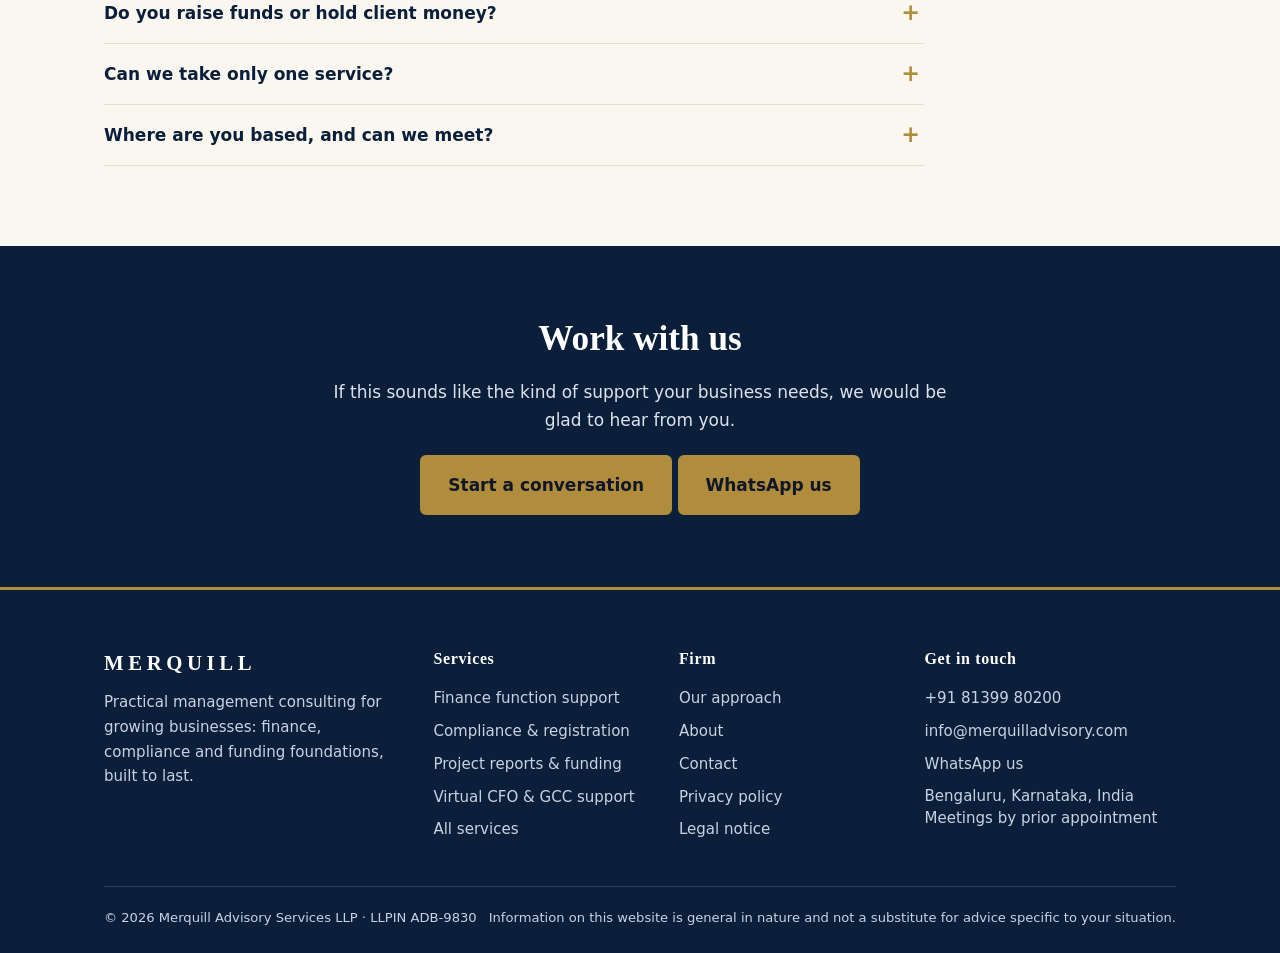
<file: about.html>
<!DOCTYPE html>
<html lang="en-IN">
<head>
<meta charset="utf-8">
<meta name="viewport" content="width=device-width,initial-scale=1">
<title>About | Merquill Advisory</title>
<meta name="description" content="About Merquill Advisory Services LLP, a Bengaluru-based management consulting firm established in 2026 supporting start-ups, SMEs and international groups in India.">
<link rel="canonical" href="https://merquilladvisory.com/about.html">
<meta name="theme-color" content="#0B1F3A">
<meta property="og:type" content="website">
<meta property="og:site_name" content="Merquill Advisory Services LLP">
<meta property="og:title" content="About | Merquill Advisory">
<meta property="og:description" content="About Merquill Advisory Services LLP, a Bengaluru-based management consulting firm established in 2026 supporting start-ups, SMEs and international groups in India.">
<meta property="og:url" content="https://merquilladvisory.com/about.html">
<meta property="og:image" content="https://merquilladvisory.com/og-image.png">
<meta name="twitter:card" content="summary_large_image">
<link rel="icon" href="/favicon.svg" type="image/svg+xml">
<link rel="stylesheet" href="/style.css">
<link rel="stylesheet" href="/merquill.css?v=5">
</head>
<body>
<a class="skip" href="#main">Skip to content</a>
<header class="site"><div class="wrap bar">
<a class="brand" href="/" aria-label="Merquill Advisory Services LLP, home"><b>MERQUILL</b><span>Advisory Services LLP</span></a>
<button class="menu-btn" aria-expanded="false" aria-controls="nav">Menu</button>
<nav id="nav" aria-label="Main"><ul><li><a href="/">Home</a></li><li class="has-mega"><a href="/services.html">Services</a><button type="button" class="mega-toggle" aria-expanded="false" aria-controls="mega" aria-label="Show services menu">&#9662;</button><div class="mega" id="mega"><div class="wrap"><div class="mega-cols"><div class="mega-col"><p class="mega-h">Finance &amp; reporting</p><a href="/services.html#finance-function-support"><b>Finance function support</b><span>A dependable finance back-office.</span></a><a href="/services.html#accounting-reporting-support"><b>Accounting &amp; reporting support</b><span>Organised books and reliable reports.</span></a><a href="/services.html#process-cost-reviews"><b>Process &amp; cost reviews</b><span>Find where work and money leak.</span></a></div><div class="mega-col"><p class="mega-h">Compliance &amp; funding</p><a href="/services.html#compliance-registration-support"><b>Compliance &amp; registration support</b><span>Registrations and recurring due dates.</span></a><a href="/services.html#project-reports-funding-readiness"><b>Project reports &amp; funding readiness</b><span>Credible reports, lender-ready.</span></a><a href="/services.html#investor-lender-introductions"><b>Investor &amp; lender introductions</b><span>The right people, at the right time.</span></a></div><div class="mega-col"><p class="mega-h">Advisory</p><a href="/services.html#virtual-cfo-gcc-support"><b>Virtual CFO &amp; GCC support</b><span>Senior finance thinking, flexibly.</span></a><a href="/services.html#business-planning-consulting"><b>Business planning &amp; consulting</b><span>Strategy turned into a plan.</span></a></div></div><div class="mega-strip"><div><b>Have something in mind?</b><span>Share it with us and we will tell you honestly how we can help.</span></div><div class="mega-actions"><a class="btn dark" href="/contact.html">Start a conversation</a><a class="mega-link" href="/services.html">All services &rarr;</a></div></div></div></div></li><li><a href="/approach.html">Approach</a></li><li><a href="/about.html" aria-current="page">About</a></li><li><a class="cta" href="/contact.html">Contact us</a></li></ul></nav>
</div></header>
<main id="main">
<div class="page-head"><div class="wrap"><span class="eyebrow">Merquill Advisory</span><h1>About Merquill</h1><p>A new management consulting firm with a simple purpose: to help growing businesses get the fundamentals right.</p></div></div>

<section><div class="wrap"><div class="grid g2" style="align-items:start">
<div class="prose">
<h2 style="margin-top:0">Who we are</h2>
<p>Merquill Advisory Services LLP is a management consulting firm established in 2026 and based in Bengaluru. We work with founders, owners and leadership teams who want dependable finance operations, a clear view of their compliance obligations, and the preparation needed to approach lenders and investors with confidence.</p>
<p>Many growing businesses are strong in product and sales but stretched on the back-office. Merquill exists to close that gap with practical systems, clear plans and consistent follow-through.</p>
<h2>What we believe</h2>
<ul><li><b>Foundations come first.</b> Growth is easier and cheaper on a sound base.</li><li><b>Plain language wins.</b> If a report cannot be understood by the person who must act on it, it has not done its job.</li><li><b>Relationships outlast transactions.</b> We would rather earn a second engagement than stretch the first.</li></ul>
</div>
<div class="card glance">
<h3>At a glance</h3>
<ul>
<li><small>Legal name</small>Merquill Advisory Services LLP</li>
<li><small>LLPIN</small>ADB-9830</li>
<li><small>Established</small>2026</li>
<li><small>Based in</small>Bengaluru, Karnataka</li>
<li><small>Focus</small>Management consulting</li>
</ul></div>
</div></div></section>

<section class="alt"><div class="wrap">
<div class="head"><h2>Our people</h2><p>Merquill is run by its two partners, who are your direct points of contact.</p></div>
<div class="grid g2 people">
<article class="card person">
<div class="avatar initials" aria-hidden="true">DU</div>
<h3>Danush Umesh</h3>
<p class="role">Partner</p>
<p>Danush has a finance background and hands-on experience in transaction monitoring, fraud investigation and risk operations. He holds a BBA in Finance and is completing an MBA in Finance. He leads client coordination, accounting and reporting support, and risk and control reviews at Merquill.</p>
</article>
<article class="card person">
<div class="avatar initials" aria-hidden="true">AK</div>
<h3>Ashwini Kantha Raj Urs</h3>
<p class="role">Partner</p>
<p>Ashwini is a partner at Merquill with an engineering background and a genuine passion for helping businesses grow on sound foundations. She brings a structured, process-minded approach to operations and to the way we work with clients.</p>
</article>
</div>
</div></section>

<section><div class="wrap">
<div class="head"><h2>Who we work with</h2><p>Merquill is built for owner-led and early-stage businesses at a point of growth or change.</p></div>
<div class="grid g3">
<div class="card"><h3>Start-ups &amp; new ventures</h3><p>Setting up the back-office properly from day one, and preparing for the first funding conversations.</p></div>
<div class="card"><h3>Established SMEs</h3><p>Tightening processes, understanding costs and planning the next stage of growth.</p></div>
<div class="card"><h3>International groups in India</h3><p>Establishing and scaling a finance and operations presence, including captive and global capability units.</p></div>
</div></div></section>

<section class="alt"><div class="wrap">
<div class="head"><h2>How we work</h2><p>A simple, transparent way of working.</p></div>
<div class="steps">
<div class="step"><h3>Listen</h3><p>We start with your business and what you want to achieve.</p></div>
<div class="step"><h3>Assess</h3><p>We review where things stand and what matters most.</p></div>
<div class="step"><h3>Plan</h3><p>We agree scope, timeline and fees in writing.</p></div>
<div class="step"><h3>Support</h3><p>We deliver and follow through, in plain language.</p></div>
</div>
<p style="margin-top:20px"><a href="/approach.html">Read more about our approach &rarr;</a></p>
</div></section>

<section><div class="wrap">
<div class="head"><h2>Questions you may have</h2></div>
<div class="faq">
<details><summary>How do we get started?</summary><p>Send us a short note through the contact page, WhatsApp or email. We will arrange a short conversation to understand your requirement before proposing anything.</p></details>
<details><summary>How are fees decided?</summary><p>After the first conversation we send a written proposal with scope and fees. Nothing is billed until both sides have agreed it in writing.</p></details>
<details><summary>Is my information kept confidential?</summary><p>Yes. Client information is treated as confidential by default and used only for the agreed work. See our <a href="/privacy.html">privacy policy</a>.</p></details>
<details><summary>Do you raise funds or hold client money?</summary><p>No. Merquill does not raise or hold funds or offer securities. We help you prepare and, where suitable, introduce you to lenders and investors.</p></details>
<details><summary>Can we take only one service?</summary><p>Yes. Our services can be taken individually or combined. See the <a href="/services.html">services page</a>.</p></details>
<details><summary>Where are you based, and can we meet?</summary><p>We are based in Bengaluru. Meetings are by appointment, in person or by video call.</p></details>
</div>
</div></section>

<section class="band"><div class="wrap"><h2>Work with us</h2><p>If this sounds like the kind of support your business needs, we would be glad to hear from you.</p><a class="btn" href="/contact.html">Start a conversation</a> <a class="btn" href="https://wa.me/918139980200?text=Hello%20Merquill%2C%20I%20would%20like%20to%20discuss%20a%20requirement.">WhatsApp us</a></div></section>

</main>
<footer class="site"><div class="wrap">
<div class="cols">
<div><div class="fb">MERQUILL</div><p style="margin-top:10px">Practical management consulting for growing businesses: finance, compliance and funding foundations, built to last.</p></div>
<div><h4>Services</h4><ul>
<li><a href="/services.html#finance-function-support">Finance function support</a></li>
<li><a href="/services.html#compliance-registration-support">Compliance &amp; registration</a></li>
<li><a href="/services.html#project-reports-funding-readiness">Project reports &amp; funding</a></li>
<li><a href="/services.html#virtual-cfo-gcc-support">Virtual CFO &amp; GCC support</a></li>
<li><a href="/services.html">All services</a></li></ul></div>
<div><h4>Firm</h4><ul>
<li><a href="/approach.html">Our approach</a></li><li><a href="/about.html">About</a></li><li><a href="/contact.html">Contact</a></li>
<li><a href="/privacy.html">Privacy policy</a></li><li><a href="/legal.html">Legal notice</a></li></ul></div>
<div><h4>Get in touch</h4><ul>
<li><a href="tel:+918139980200">+91 81399 80200</a></li>
<li><a href="mailto:info@merquilladvisory.com">info@merquilladvisory.com</a></li>
<li><a href="https://wa.me/918139980200">WhatsApp us</a></li>
<li style="line-height:1.5">Bengaluru, Karnataka, India<br>Meetings by prior appointment</li></ul></div>
</div>
<div class="legal"><span>© 2026 Merquill Advisory Services LLP · LLPIN ADB-9830</span><span>Information on this website is general in nature and not a substitute for advice specific to your situation.</span></div>
</div></footer>
<a class="wa" href="https://wa.me/918139980200?text=Hello%20Merquill%2C%20I%20would%20like%20to%20discuss%20a%20requirement." aria-label="Chat with Merquill on WhatsApp">WhatsApp</a>
<a class="callfab" href="tel:+918139980200" aria-label="Call Merquill"><svg width="24" height="24" viewBox="0 0 24 24" aria-hidden="true"><path d="M5 4h4l2 5-2.5 1.5a11 11 0 005 5L15 13l5 2v4a2 2 0 01-2 2A16 16 0 013 6a2 2 0 012-2z"/></svg></a>
<script src="/merquill.js?v=5" defer></script>
</body></html>
</file>
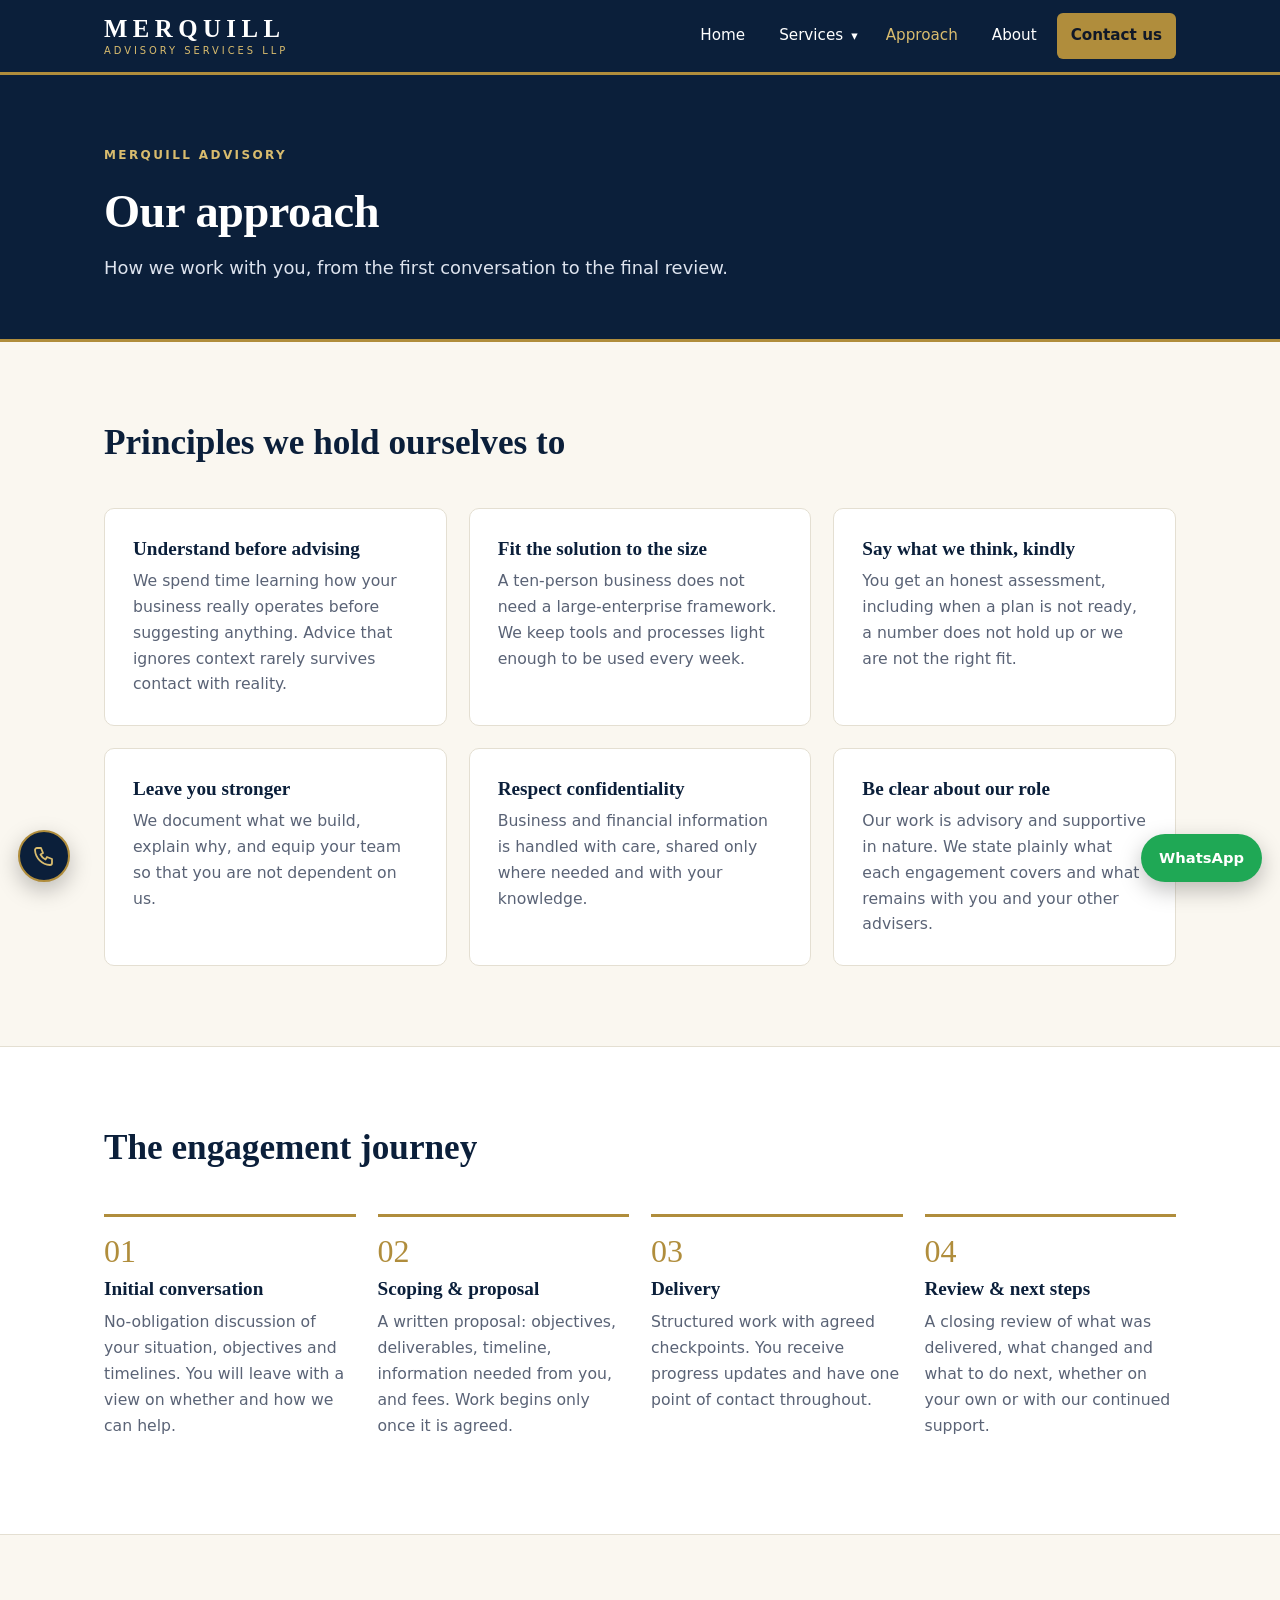
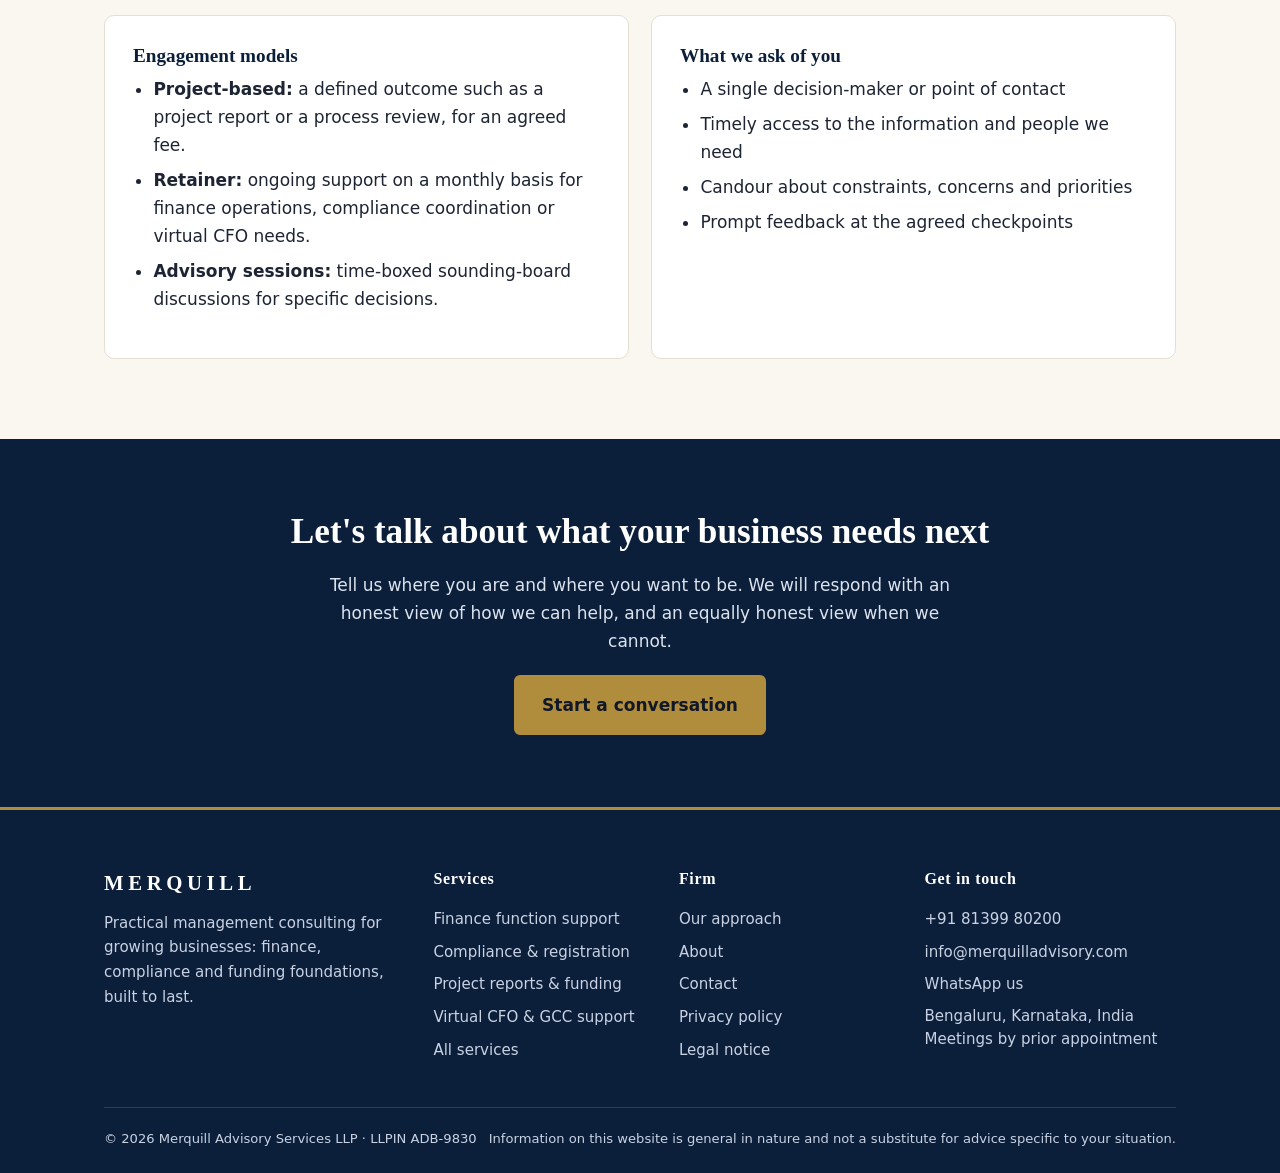
<file: approach.html>
<!DOCTYPE html>
<html lang="en-IN">
<head>
<meta charset="utf-8">
<meta name="viewport" content="width=device-width,initial-scale=1">
<title>Our Approach | Merquill Advisory</title>
<meta name="description" content="How Merquill works: understand first, fit solutions to your size, communicate clearly, and leave your team stronger. Project, retainer and advisory engagement models.">
<link rel="canonical" href="https://merquilladvisory.com/approach.html">
<meta name="theme-color" content="#0B1F3A">
<meta property="og:type" content="website">
<meta property="og:site_name" content="Merquill Advisory Services LLP">
<meta property="og:title" content="Our Approach | Merquill Advisory">
<meta property="og:description" content="How Merquill works: understand first, fit solutions to your size, communicate clearly, and leave your team stronger. Project, retainer and advisory engagement models.">
<meta property="og:url" content="https://merquilladvisory.com/approach.html">
<meta property="og:image" content="https://merquilladvisory.com/og-image.png">
<meta name="twitter:card" content="summary_large_image">
<link rel="icon" href="/favicon.svg" type="image/svg+xml">
<link rel="stylesheet" href="/style.css">
<link rel="stylesheet" href="/merquill.css?v=5">

</head>
<body>
<a class="skip" href="#main">Skip to content</a>
<header class="site"><div class="wrap bar">
<a class="brand" href="/" aria-label="Merquill Advisory Services LLP, home"><b>MERQUILL</b><span>Advisory Services LLP</span></a>
<button class="menu-btn" aria-expanded="false" aria-controls="nav">Menu</button>
<nav id="nav" aria-label="Main"><ul><li><a href="/">Home</a></li><li class="has-mega"><a href="/services.html">Services</a><button type="button" class="mega-toggle" aria-expanded="false" aria-controls="mega" aria-label="Show services menu">&#9662;</button><div class="mega" id="mega"><div class="wrap"><div class="mega-cols"><div class="mega-col"><p class="mega-h">Finance &amp; reporting</p><a href="/services.html#finance-function-support"><b>Finance function support</b><span>A dependable finance back-office.</span></a><a href="/services.html#accounting-reporting-support"><b>Accounting &amp; reporting support</b><span>Organised books and reliable reports.</span></a><a href="/services.html#process-cost-reviews"><b>Process &amp; cost reviews</b><span>Find where work and money leak.</span></a></div><div class="mega-col"><p class="mega-h">Compliance &amp; funding</p><a href="/services.html#compliance-registration-support"><b>Compliance &amp; registration support</b><span>Registrations and recurring due dates.</span></a><a href="/services.html#project-reports-funding-readiness"><b>Project reports &amp; funding readiness</b><span>Credible reports, lender-ready.</span></a><a href="/services.html#investor-lender-introductions"><b>Investor &amp; lender introductions</b><span>The right people, at the right time.</span></a></div><div class="mega-col"><p class="mega-h">Advisory</p><a href="/services.html#virtual-cfo-gcc-support"><b>Virtual CFO &amp; GCC support</b><span>Senior finance thinking, flexibly.</span></a><a href="/services.html#business-planning-consulting"><b>Business planning &amp; consulting</b><span>Strategy turned into a plan.</span></a></div></div><div class="mega-strip"><div><b>Have something in mind?</b><span>Share it with us and we will tell you honestly how we can help.</span></div><div class="mega-actions"><a class="btn dark" href="/contact.html">Start a conversation</a><a class="mega-link" href="/services.html">All services &rarr;</a></div></div></div></div></li><li><a href="/approach.html" aria-current="page">Approach</a></li><li><a href="/about.html">About</a></li><li><a class="cta" href="/contact.html">Contact us</a></li></ul></nav>
</div></header>
<main id="main">
<div class="page-head"><div class="wrap"><span class="eyebrow">Merquill Advisory</span><h1>Our approach</h1><p>How we work with you, from the first conversation to the final review.</p></div></div>
<section><div class="wrap">
<div class="head"><h2>Principles we hold ourselves to</h2></div>
<div class="grid g3">
<div class="card"><h3>Understand before advising</h3><p>We spend time learning how your business really operates before suggesting anything. Advice that ignores context rarely survives contact with reality.</p></div>
<div class="card"><h3>Fit the solution to the size</h3><p>A ten-person business does not need a large-enterprise framework. We keep tools and processes light enough to be used every week.</p></div>
<div class="card"><h3>Say what we think, kindly</h3><p>You get an honest assessment, including when a plan is not ready, a number does not hold up or we are not the right fit.</p></div>
<div class="card"><h3>Leave you stronger</h3><p>We document what we build, explain why, and equip your team so that you are not dependent on us.</p></div>
<div class="card"><h3>Respect confidentiality</h3><p>Business and financial information is handled with care, shared only where needed and with your knowledge.</p></div>
<div class="card"><h3>Be clear about our role</h3><p>Our work is advisory and supportive in nature. We state plainly what each engagement covers and what remains with you and your other advisers.</p></div>
</div></div></section>
<section class="alt"><div class="wrap">
<div class="head"><h2>The engagement journey</h2></div>
<div class="steps">
<div class="step"><h3>Initial conversation</h3><p>No-obligation discussion of your situation, objectives and timelines. You will leave with a view on whether and how we can help.</p></div>
<div class="step"><h3>Scoping &amp; proposal</h3><p>A written proposal: objectives, deliverables, timeline, information needed from you, and fees. Work begins only once it is agreed.</p></div>
<div class="step"><h3>Delivery</h3><p>Structured work with agreed checkpoints. You receive progress updates and have one point of contact throughout.</p></div>
<div class="step"><h3>Review &amp; next steps</h3><p>A closing review of what was delivered, what changed and what to do next, whether on your own or with our continued support.</p></div>
</div></div></section>
<section><div class="wrap"><div class="grid g2">
<div class="card"><h3>Engagement models</h3><ul><li><b>Project-based:</b> a defined outcome such as a project report or a process review, for an agreed fee.</li><li><b>Retainer:</b> ongoing support on a monthly basis for finance operations, compliance coordination or virtual CFO needs.</li><li><b>Advisory sessions:</b> time-boxed sounding-board discussions for specific decisions.</li></ul></div>
<div class="card"><h3>What we ask of you</h3><ul><li>A single decision-maker or point of contact</li><li>Timely access to the information and people we need</li><li>Candour about constraints, concerns and priorities</li><li>Prompt feedback at the agreed checkpoints</li></ul></div>
</div></div></section>
<section class="band"><div class="wrap"><h2>Let's talk about what your business needs next</h2><p>Tell us where you are and where you want to be. We will respond with an honest view of how we can help, and an equally honest view when we cannot.</p><a class="btn" href="/contact.html">Start a conversation</a></div></section>

</main>
<footer class="site"><div class="wrap">
<div class="cols">
<div><div class="fb">MERQUILL</div><p style="margin-top:10px">Practical management consulting for growing businesses: finance, compliance and funding foundations, built to last.</p></div>
<div><h4>Services</h4><ul>
<li><a href="/services.html#finance-function-support">Finance function support</a></li>
<li><a href="/services.html#compliance-registration-support">Compliance &amp; registration</a></li>
<li><a href="/services.html#project-reports-funding-readiness">Project reports &amp; funding</a></li>
<li><a href="/services.html#virtual-cfo-gcc-support">Virtual CFO &amp; GCC support</a></li>
<li><a href="/services.html">All services</a></li></ul></div>
<div><h4>Firm</h4><ul>
<li><a href="/approach.html">Our approach</a></li><li><a href="/about.html">About</a></li><li><a href="/contact.html">Contact</a></li>
<li><a href="/privacy.html">Privacy policy</a></li><li><a href="/legal.html">Legal notice</a></li></ul></div>
<div><h4>Get in touch</h4><ul>
<li><a href="tel:+918139980200">+91 81399 80200</a></li>
<li><a href="mailto:info@merquilladvisory.com">info@merquilladvisory.com</a></li>
<li><a href="https://wa.me/918139980200">WhatsApp us</a></li>
<li style="line-height:1.5">Bengaluru, Karnataka, India<br>Meetings by prior appointment</li></ul></div>
</div>
<div class="legal"><span>© 2026 Merquill Advisory Services LLP · LLPIN ADB-9830</span><span>Information on this website is general in nature and not a substitute for advice specific to your situation.</span></div>
</div></footer>
<a class="wa" href="https://wa.me/918139980200?text=Hello%20Merquill%2C%20I%20would%20like%20to%20discuss%20a%20requirement." aria-label="Chat with Merquill on WhatsApp">WhatsApp</a>
<a class="callfab" href="tel:+918139980200" aria-label="Call Merquill"><svg width="24" height="24" viewBox="0 0 24 24" aria-hidden="true"><path d="M5 4h4l2 5-2.5 1.5a11 11 0 005 5L15 13l5 2v4a2 2 0 01-2 2A16 16 0 013 6a2 2 0 012-2z"/></svg></a>
<script src="/merquill.js?v=5" defer></script>
</body></html>
</file>
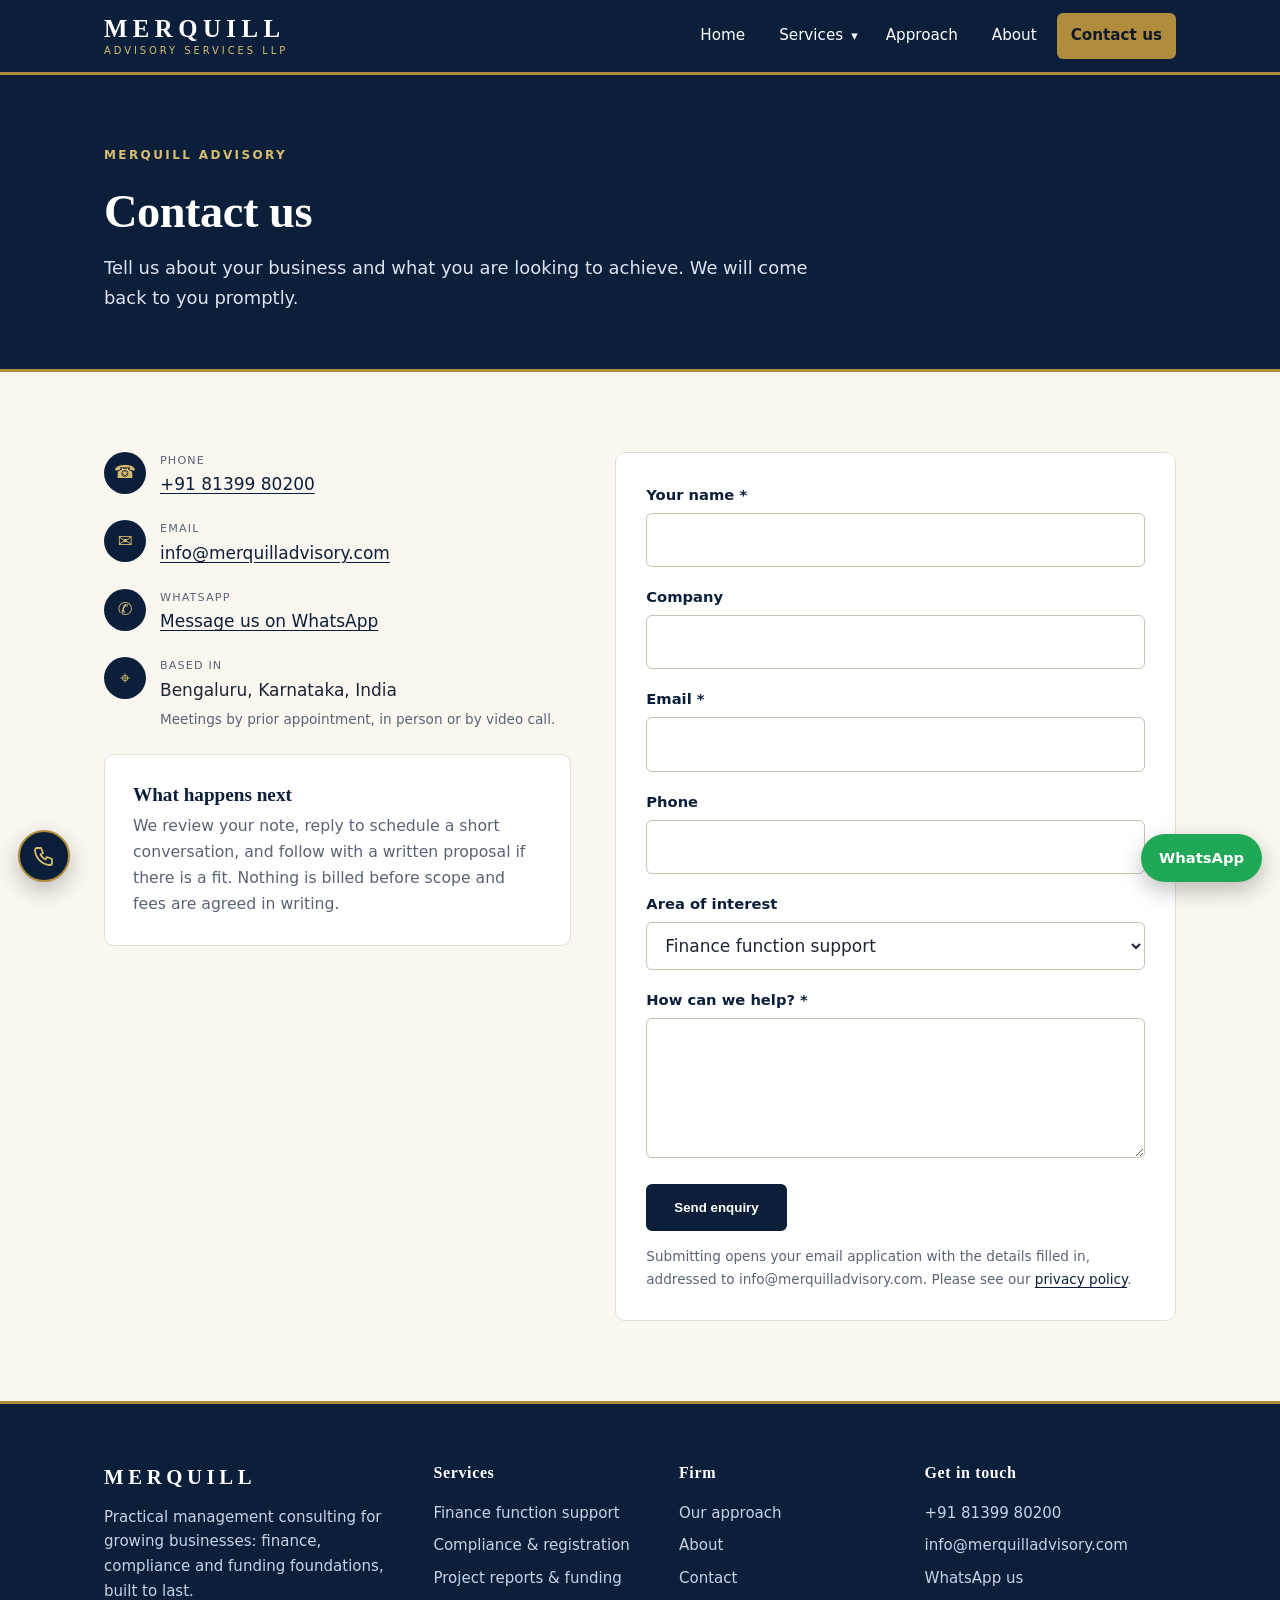
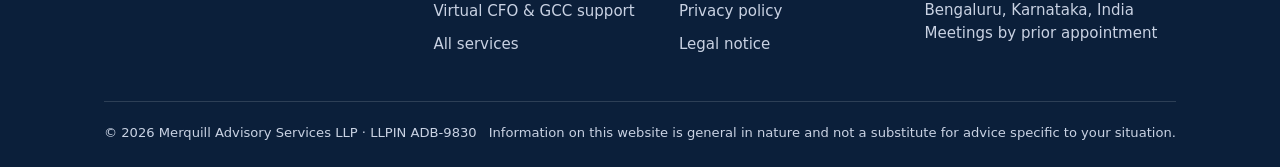
<file: contact.html>
<!DOCTYPE html>
<html lang="en-IN">
<head>
<meta charset="utf-8">
<meta name="viewport" content="width=device-width,initial-scale=1">
<title>Contact | Merquill Advisory</title>
<meta name="description" content="Contact Merquill Advisory Services LLP in Bengaluru by phone, WhatsApp, email or enquiry form to discuss finance, compliance, funding or planning support.">
<link rel="canonical" href="https://merquilladvisory.com/contact.html">
<meta name="theme-color" content="#0B1F3A">
<meta property="og:type" content="website">
<meta property="og:site_name" content="Merquill Advisory Services LLP">
<meta property="og:title" content="Contact | Merquill Advisory">
<meta property="og:description" content="Contact Merquill Advisory Services LLP in Bengaluru by phone, WhatsApp, email or enquiry form to discuss finance, compliance, funding or planning support.">
<meta property="og:url" content="https://merquilladvisory.com/contact.html">
<meta property="og:image" content="https://merquilladvisory.com/og-image.png">
<meta name="twitter:card" content="summary_large_image">
<link rel="icon" href="/favicon.svg" type="image/svg+xml">
<link rel="stylesheet" href="/style.css">
<link rel="stylesheet" href="/merquill.css?v=5">

</head>
<body>
<a class="skip" href="#main">Skip to content</a>
<header class="site"><div class="wrap bar">
<a class="brand" href="/" aria-label="Merquill Advisory Services LLP, home"><b>MERQUILL</b><span>Advisory Services LLP</span></a>
<button class="menu-btn" aria-expanded="false" aria-controls="nav">Menu</button>
<nav id="nav" aria-label="Main"><ul><li><a href="/">Home</a></li><li class="has-mega"><a href="/services.html">Services</a><button type="button" class="mega-toggle" aria-expanded="false" aria-controls="mega" aria-label="Show services menu">&#9662;</button><div class="mega" id="mega"><div class="wrap"><div class="mega-cols"><div class="mega-col"><p class="mega-h">Finance &amp; reporting</p><a href="/services.html#finance-function-support"><b>Finance function support</b><span>A dependable finance back-office.</span></a><a href="/services.html#accounting-reporting-support"><b>Accounting &amp; reporting support</b><span>Organised books and reliable reports.</span></a><a href="/services.html#process-cost-reviews"><b>Process &amp; cost reviews</b><span>Find where work and money leak.</span></a></div><div class="mega-col"><p class="mega-h">Compliance &amp; funding</p><a href="/services.html#compliance-registration-support"><b>Compliance &amp; registration support</b><span>Registrations and recurring due dates.</span></a><a href="/services.html#project-reports-funding-readiness"><b>Project reports &amp; funding readiness</b><span>Credible reports, lender-ready.</span></a><a href="/services.html#investor-lender-introductions"><b>Investor &amp; lender introductions</b><span>The right people, at the right time.</span></a></div><div class="mega-col"><p class="mega-h">Advisory</p><a href="/services.html#virtual-cfo-gcc-support"><b>Virtual CFO &amp; GCC support</b><span>Senior finance thinking, flexibly.</span></a><a href="/services.html#business-planning-consulting"><b>Business planning &amp; consulting</b><span>Strategy turned into a plan.</span></a></div></div><div class="mega-strip"><div><b>Have something in mind?</b><span>Share it with us and we will tell you honestly how we can help.</span></div><div class="mega-actions"><a class="btn dark" href="/contact.html">Start a conversation</a><a class="mega-link" href="/services.html">All services &rarr;</a></div></div></div></div></li><li><a href="/approach.html">Approach</a></li><li><a href="/about.html">About</a></li><li><a class="cta" href="/contact.html" aria-current="page">Contact us</a></li></ul></nav>
</div></header>
<main id="main">
<div class="page-head"><div class="wrap"><span class="eyebrow">Merquill Advisory</span><h1>Contact us</h1><p>Tell us about your business and what you are looking to achieve. We will come back to you promptly.</p></div></div>
<section><div class="wrap"><div class="contact">
<div>
<ul class="ci">
<li><span class="ic" aria-hidden="true">☎</span><div><small>Phone</small><a href="tel:+918139980200">+91 81399 80200</a></div></li>
<li><span class="ic" aria-hidden="true">✉</span><div><small>Email</small><a href="mailto:info@merquilladvisory.com">info@merquilladvisory.com</a></div></li>
<li><span class="ic" aria-hidden="true">✆</span><div><small>WhatsApp</small><a href="https://wa.me/918139980200?text=Hello%20Merquill%2C%20I%20would%20like%20to%20discuss%20a%20requirement.">Message us on WhatsApp</a></div></li>
<li><span class="ic" aria-hidden="true">⌖</span><div><small>Based in</small>Bengaluru, Karnataka, India<br><span class="note">Meetings by prior appointment, in person or by video call.</span></div></li>
</ul>
<div class="card"><h3>What happens next</h3><p>We review your note, reply to schedule a short conversation, and follow with a written proposal if there is a fit. Nothing is billed before scope and fees are agreed in writing.</p></div>
</div>
<form id="enquiry" aria-label="Enquiry form">
<label for="name">Your name *</label><input id="name" name="name" required autocomplete="name">
<label for="company">Company</label><input id="company" name="company" autocomplete="organization">
<label for="email">Email *</label><input id="email" name="email" type="email" required autocomplete="email">
<label for="phone">Phone</label><input id="phone" name="phone" type="tel" autocomplete="tel">
<label for="interest">Area of interest</label><select id="interest" name="interest"><option>Finance function support</option><option>Accounting & reporting support</option><option>Process & cost reviews</option><option>Compliance & registration support</option><option>Project reports & funding readiness</option><option>Investor & lender introductions</option><option>Virtual CFO & GCC support</option><option>Business planning & consulting</option><option>Not sure yet</option></select>
<label for="message">How can we help? *</label><textarea id="message" name="message" required></textarea>
<button class="btn dark" type="submit" style="cursor:pointer">Send enquiry</button>
<p class="note" style="margin:14px 0 0">Submitting opens your email application with the details filled in, addressed to info@merquilladvisory.com. Please see our <a href="/privacy.html">privacy policy</a>.</p>
</form>
</div></div></section>

</main>
<footer class="site"><div class="wrap">
<div class="cols">
<div><div class="fb">MERQUILL</div><p style="margin-top:10px">Practical management consulting for growing businesses: finance, compliance and funding foundations, built to last.</p></div>
<div><h4>Services</h4><ul>
<li><a href="/services.html#finance-function-support">Finance function support</a></li>
<li><a href="/services.html#compliance-registration-support">Compliance &amp; registration</a></li>
<li><a href="/services.html#project-reports-funding-readiness">Project reports &amp; funding</a></li>
<li><a href="/services.html#virtual-cfo-gcc-support">Virtual CFO &amp; GCC support</a></li>
<li><a href="/services.html">All services</a></li></ul></div>
<div><h4>Firm</h4><ul>
<li><a href="/approach.html">Our approach</a></li><li><a href="/about.html">About</a></li><li><a href="/contact.html">Contact</a></li>
<li><a href="/privacy.html">Privacy policy</a></li><li><a href="/legal.html">Legal notice</a></li></ul></div>
<div><h4>Get in touch</h4><ul>
<li><a href="tel:+918139980200">+91 81399 80200</a></li>
<li><a href="mailto:info@merquilladvisory.com">info@merquilladvisory.com</a></li>
<li><a href="https://wa.me/918139980200">WhatsApp us</a></li>
<li style="line-height:1.5">Bengaluru, Karnataka, India<br>Meetings by prior appointment</li></ul></div>
</div>
<div class="legal"><span>© 2026 Merquill Advisory Services LLP · LLPIN ADB-9830</span><span>Information on this website is general in nature and not a substitute for advice specific to your situation.</span></div>
</div></footer>
<a class="wa" href="https://wa.me/918139980200?text=Hello%20Merquill%2C%20I%20would%20like%20to%20discuss%20a%20requirement." aria-label="Chat with Merquill on WhatsApp">WhatsApp</a>
<a class="callfab" href="tel:+918139980200" aria-label="Call Merquill"><svg width="24" height="24" viewBox="0 0 24 24" aria-hidden="true"><path d="M5 4h4l2 5-2.5 1.5a11 11 0 005 5L15 13l5 2v4a2 2 0 01-2 2A16 16 0 013 6a2 2 0 012-2z"/></svg></a>
<script src="/merquill.js?v=5" defer></script>
</body></html>
</file>
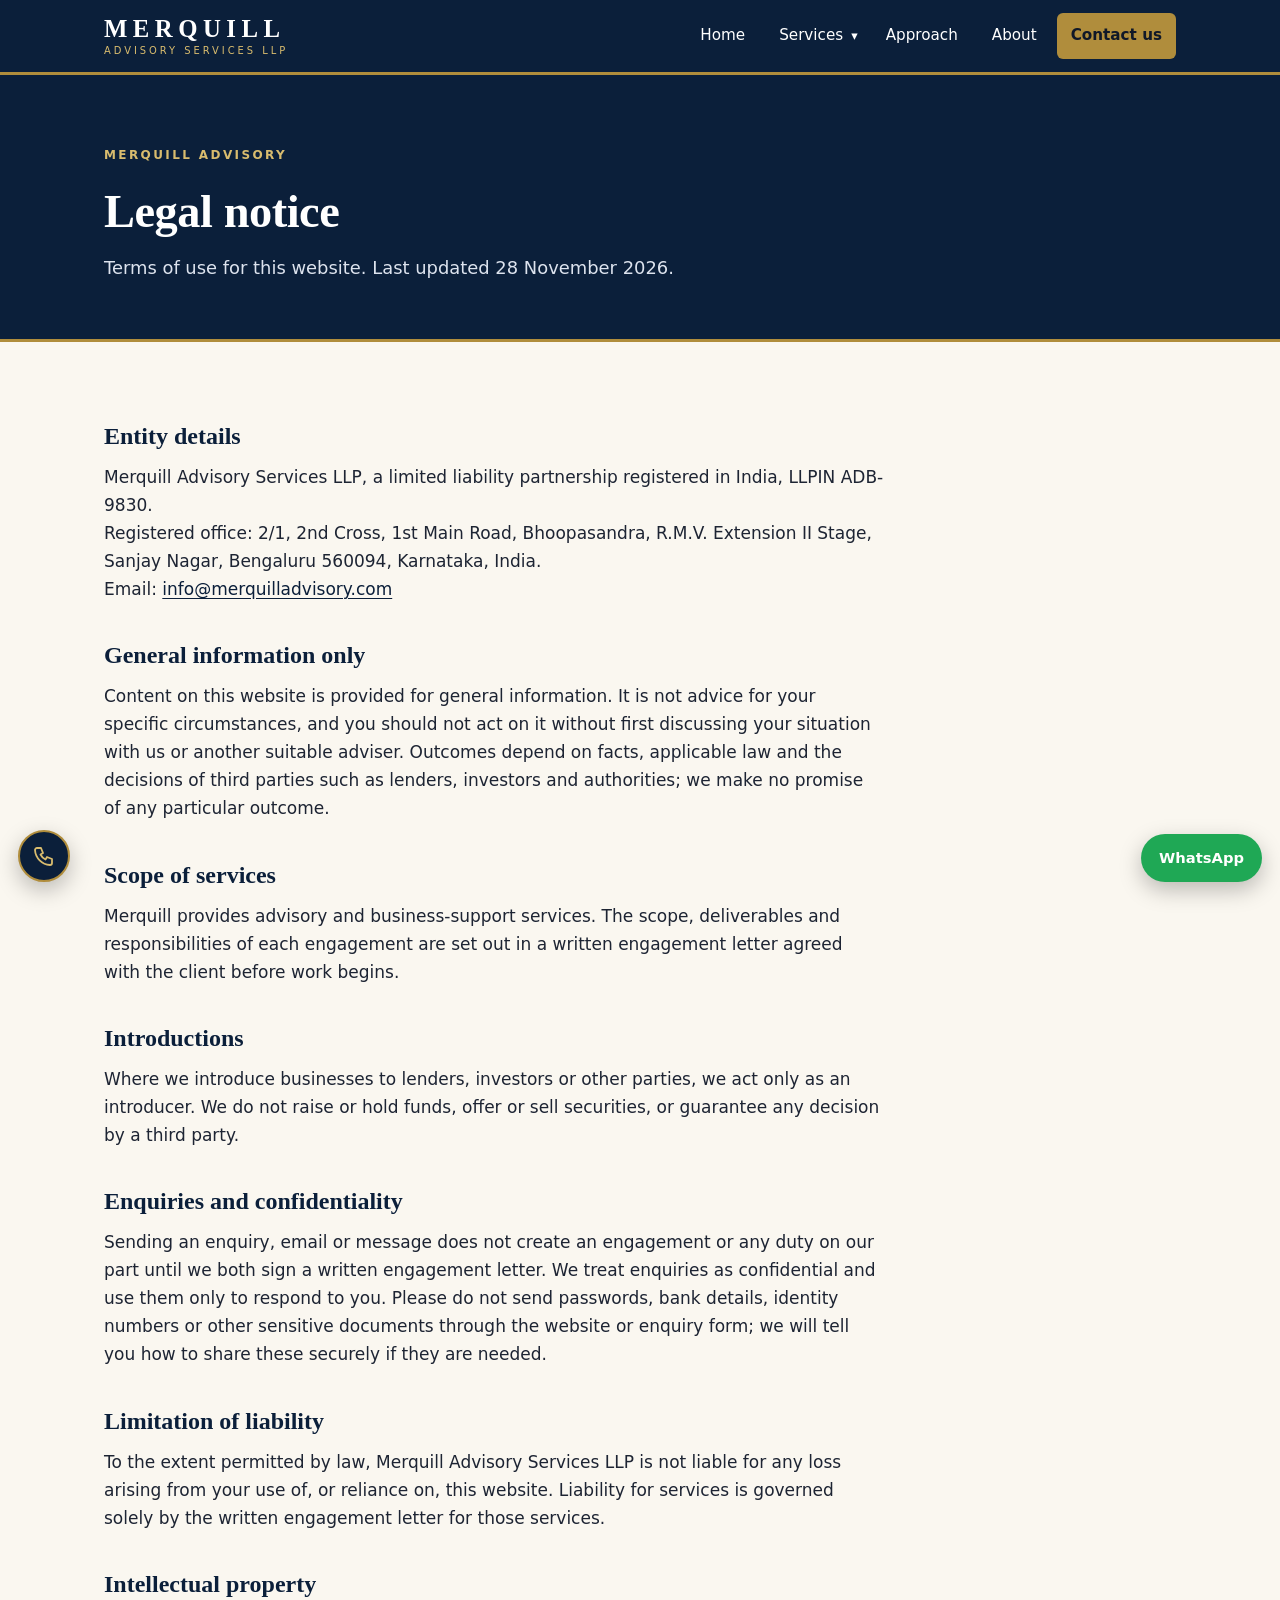
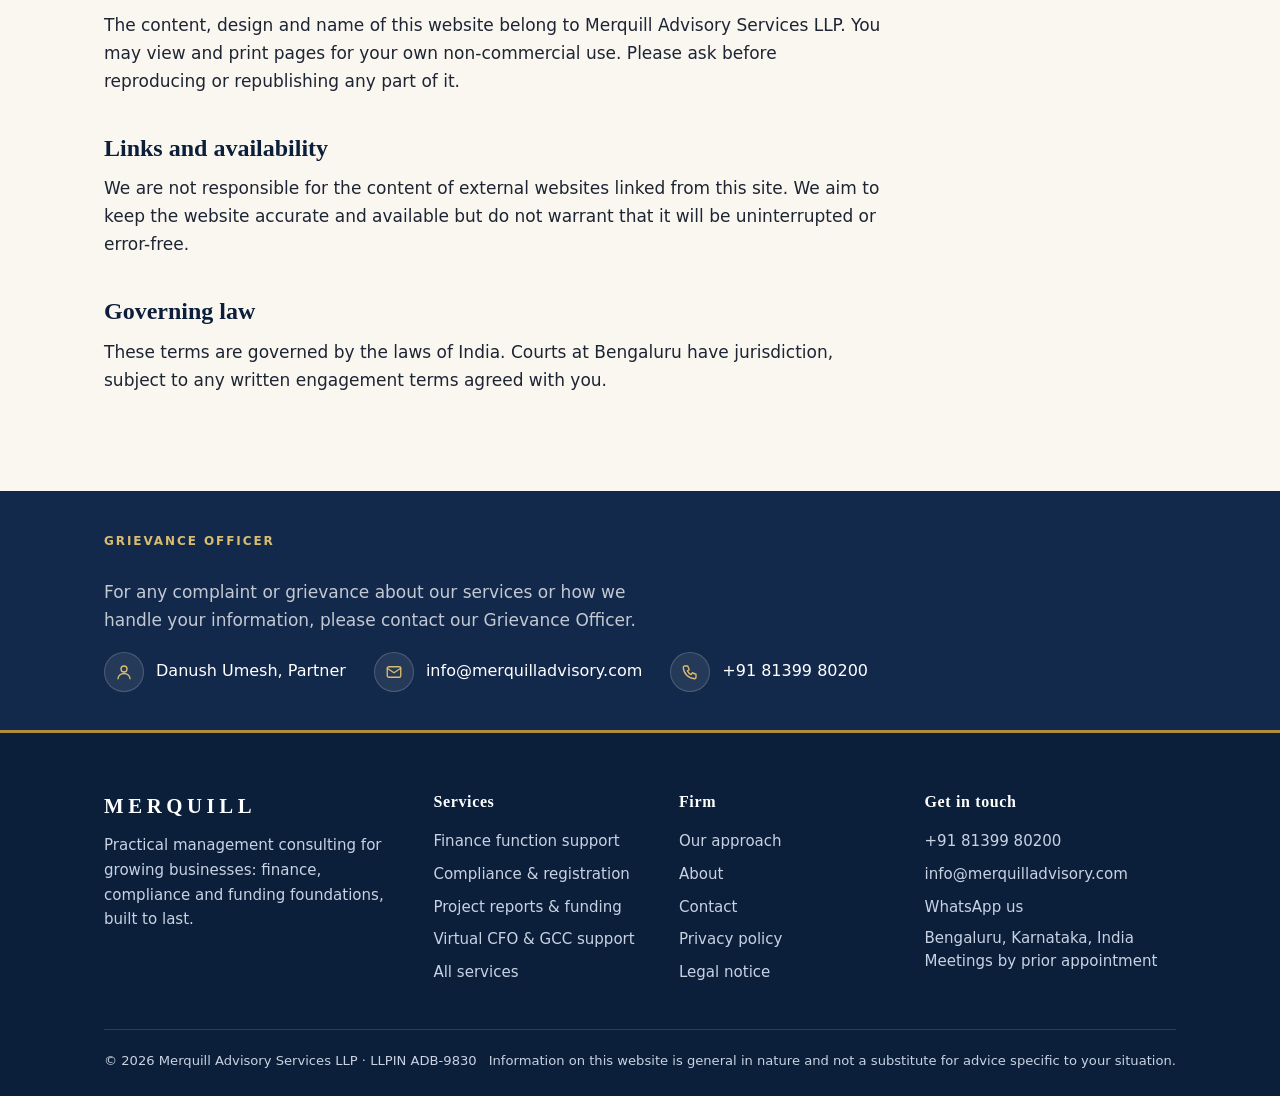
<file: legal.html>
<!DOCTYPE html>
<html lang="en-IN">
<head>
<meta charset="utf-8">
<meta name="viewport" content="width=device-width,initial-scale=1">
<title>Legal Notice | Merquill Advisory</title>
<meta name="description" content="Legal notice and terms of use for the Merquill Advisory Services LLP website.">
<link rel="canonical" href="https://merquilladvisory.com/legal.html">
<meta name="theme-color" content="#0B1F3A">
<meta property="og:type" content="website">
<meta property="og:site_name" content="Merquill Advisory Services LLP">
<meta property="og:title" content="Legal Notice | Merquill Advisory">
<meta property="og:description" content="Legal notice and terms of use for the Merquill Advisory Services LLP website.">
<meta property="og:url" content="https://merquilladvisory.com/legal.html">
<meta property="og:image" content="https://merquilladvisory.com/og-image.png">
<meta name="twitter:card" content="summary_large_image">
<link rel="icon" href="/favicon.svg" type="image/svg+xml">
<link rel="stylesheet" href="/style.css">
<link rel="stylesheet" href="/merquill.css?v=5">

</head>
<body>
<a class="skip" href="#main">Skip to content</a>
<header class="site"><div class="wrap bar">
<a class="brand" href="/" aria-label="Merquill Advisory Services LLP, home"><b>MERQUILL</b><span>Advisory Services LLP</span></a>
<button class="menu-btn" aria-expanded="false" aria-controls="nav">Menu</button>
<nav id="nav" aria-label="Main"><ul><li><a href="/">Home</a></li><li class="has-mega"><a href="/services.html">Services</a><button type="button" class="mega-toggle" aria-expanded="false" aria-controls="mega" aria-label="Show services menu">&#9662;</button><div class="mega" id="mega"><div class="wrap"><div class="mega-cols"><div class="mega-col"><p class="mega-h">Finance &amp; reporting</p><a href="/services.html#finance-function-support"><b>Finance function support</b><span>A dependable finance back-office.</span></a><a href="/services.html#accounting-reporting-support"><b>Accounting &amp; reporting support</b><span>Organised books and reliable reports.</span></a><a href="/services.html#process-cost-reviews"><b>Process &amp; cost reviews</b><span>Find where work and money leak.</span></a></div><div class="mega-col"><p class="mega-h">Compliance &amp; funding</p><a href="/services.html#compliance-registration-support"><b>Compliance &amp; registration support</b><span>Registrations and recurring due dates.</span></a><a href="/services.html#project-reports-funding-readiness"><b>Project reports &amp; funding readiness</b><span>Credible reports, lender-ready.</span></a><a href="/services.html#investor-lender-introductions"><b>Investor &amp; lender introductions</b><span>The right people, at the right time.</span></a></div><div class="mega-col"><p class="mega-h">Advisory</p><a href="/services.html#virtual-cfo-gcc-support"><b>Virtual CFO &amp; GCC support</b><span>Senior finance thinking, flexibly.</span></a><a href="/services.html#business-planning-consulting"><b>Business planning &amp; consulting</b><span>Strategy turned into a plan.</span></a></div></div><div class="mega-strip"><div><b>Have something in mind?</b><span>Share it with us and we will tell you honestly how we can help.</span></div><div class="mega-actions"><a class="btn dark" href="/contact.html">Start a conversation</a><a class="mega-link" href="/services.html">All services &rarr;</a></div></div></div></div></li><li><a href="/approach.html">Approach</a></li><li><a href="/about.html">About</a></li><li><a class="cta" href="/contact.html">Contact us</a></li></ul></nav>
</div></header>
<main id="main">
<div class="page-head"><div class="wrap"><span class="eyebrow">Merquill Advisory</span><h1>Legal notice</h1><p>Terms of use for this website. Last updated 28 November 2026.</p></div></div>
<section><div class="wrap"><div class="prose">
<h2 style="margin-top:0">Entity details</h2>
<p>Merquill Advisory Services LLP, a limited liability partnership registered in India, LLPIN ADB-9830.<br>Registered office: 2/1, 2nd Cross, 1st Main Road, Bhoopasandra, R.M.V. Extension II Stage, Sanjay Nagar, Bengaluru 560094, Karnataka, India.<br>Email: <a href="mailto:info@merquilladvisory.com">info@merquilladvisory.com</a></p>
<h2>General information only</h2>
<p>Content on this website is provided for general information. It is not advice for your specific circumstances, and you should not act on it without first discussing your situation with us or another suitable adviser. Outcomes depend on facts, applicable law and the decisions of third parties such as lenders, investors and authorities; we make no promise of any particular outcome.</p>
<h2>Scope of services</h2>
<p>Merquill provides advisory and business-support services. The scope, deliverables and responsibilities of each engagement are set out in a written engagement letter agreed with the client before work begins.</p>
<h2>Introductions</h2>
<p>Where we introduce businesses to lenders, investors or other parties, we act only as an introducer. We do not raise or hold funds, offer or sell securities, or guarantee any decision by a third party.</p>
<h2>Enquiries and confidentiality</h2>
<p>Sending an enquiry, email or message does not create an engagement or any duty on our part until we both sign a written engagement letter. We treat enquiries as confidential and use them only to respond to you. Please do not send passwords, bank details, identity numbers or other sensitive documents through the website or enquiry form; we will tell you how to share these securely if they are needed.</p>
<h2>Limitation of liability</h2>
<p>To the extent permitted by law, Merquill Advisory Services LLP is not liable for any loss arising from your use of, or reliance on, this website. Liability for services is governed solely by the written engagement letter for those services.</p>
<h2>Intellectual property</h2>
<p>The content, design and name of this website belong to Merquill Advisory Services LLP. You may view and print pages for your own non-commercial use. Please ask before reproducing or republishing any part of it.</p>
<h2>Links and availability</h2>
<p>We are not responsible for the content of external websites linked from this site. We aim to keep the website accurate and available but do not warrant that it will be uninterrupted or error-free.</p>
<h2>Governing law</h2>
<p>These terms are governed by the laws of India. Courts at Bengaluru have jurisdiction, subject to any written engagement terms agreed with you.</p>
</div></div></section>

<section class="griev" aria-labelledby="griev-h"><div class="wrap"><span class="eyebrow" id="griev-h">Grievance Officer</span><p>For any complaint or grievance about our services or how we handle your information, please contact our Grievance Officer.</p><div class="griev-row"><div class="gi"><span class="gic"><svg width="18" height="18" viewBox="0 0 24 24" fill="none" stroke="currentColor" stroke-width="1.8" stroke-linecap="round" stroke-linejoin="round" aria-hidden="true"><circle cx="12" cy="8" r="4"/><path d="M4 21c0-4 3.6-7 8-7s8 3 8 7"/></svg></span><span class="t">Danush Umesh, Partner</span></div><a class="gi" href="mailto:info@merquilladvisory.com"><span class="gic"><svg width="18" height="18" viewBox="0 0 24 24" fill="none" stroke="currentColor" stroke-width="1.8" stroke-linecap="round" stroke-linejoin="round" aria-hidden="true"><rect x="3" y="5" width="18" height="14" rx="2"/><path d="M3 7l9 6 9-6"/></svg></span><span class="t">info@merquilladvisory.com</span></a><a class="gi" href="tel:+918139980200"><span class="gic"><svg width="18" height="18" viewBox="0 0 24 24" fill="none" stroke="currentColor" stroke-width="1.8" stroke-linecap="round" stroke-linejoin="round" aria-hidden="true"><path d="M5 4h4l2 5-2.5 1.5a11 11 0 005 5L15 13l5 2v4a2 2 0 01-2 2A16 16 0 013 6a2 2 0 012-2z"/></svg></span><span class="t">+91 81399 80200</span></a></div></div></section>
</main>
<footer class="site"><div class="wrap">
<div class="cols">
<div><div class="fb">MERQUILL</div><p style="margin-top:10px">Practical management consulting for growing businesses: finance, compliance and funding foundations, built to last.</p></div>
<div><h4>Services</h4><ul>
<li><a href="/services.html#finance-function-support">Finance function support</a></li>
<li><a href="/services.html#compliance-registration-support">Compliance &amp; registration</a></li>
<li><a href="/services.html#project-reports-funding-readiness">Project reports &amp; funding</a></li>
<li><a href="/services.html#virtual-cfo-gcc-support">Virtual CFO &amp; GCC support</a></li>
<li><a href="/services.html">All services</a></li></ul></div>
<div><h4>Firm</h4><ul>
<li><a href="/approach.html">Our approach</a></li><li><a href="/about.html">About</a></li><li><a href="/contact.html">Contact</a></li>
<li><a href="/privacy.html">Privacy policy</a></li><li><a href="/legal.html">Legal notice</a></li></ul></div>
<div><h4>Get in touch</h4><ul>
<li><a href="tel:+918139980200">+91 81399 80200</a></li>
<li><a href="mailto:info@merquilladvisory.com">info@merquilladvisory.com</a></li>
<li><a href="https://wa.me/918139980200">WhatsApp us</a></li>
<li style="line-height:1.5">Bengaluru, Karnataka, India<br>Meetings by prior appointment</li></ul></div>
</div>
<div class="legal"><span>© 2026 Merquill Advisory Services LLP · LLPIN ADB-9830</span><span>Information on this website is general in nature and not a substitute for advice specific to your situation.</span></div>
</div></footer>
<a class="wa" href="https://wa.me/918139980200?text=Hello%20Merquill%2C%20I%20would%20like%20to%20discuss%20a%20requirement." aria-label="Chat with Merquill on WhatsApp">WhatsApp</a>
<a class="callfab" href="tel:+918139980200" aria-label="Call Merquill"><svg width="24" height="24" viewBox="0 0 24 24" aria-hidden="true"><path d="M5 4h4l2 5-2.5 1.5a11 11 0 005 5L15 13l5 2v4a2 2 0 01-2 2A16 16 0 013 6a2 2 0 012-2z"/></svg></a>
<script src="/merquill.js?v=5" defer></script>
</body></html>
</file>
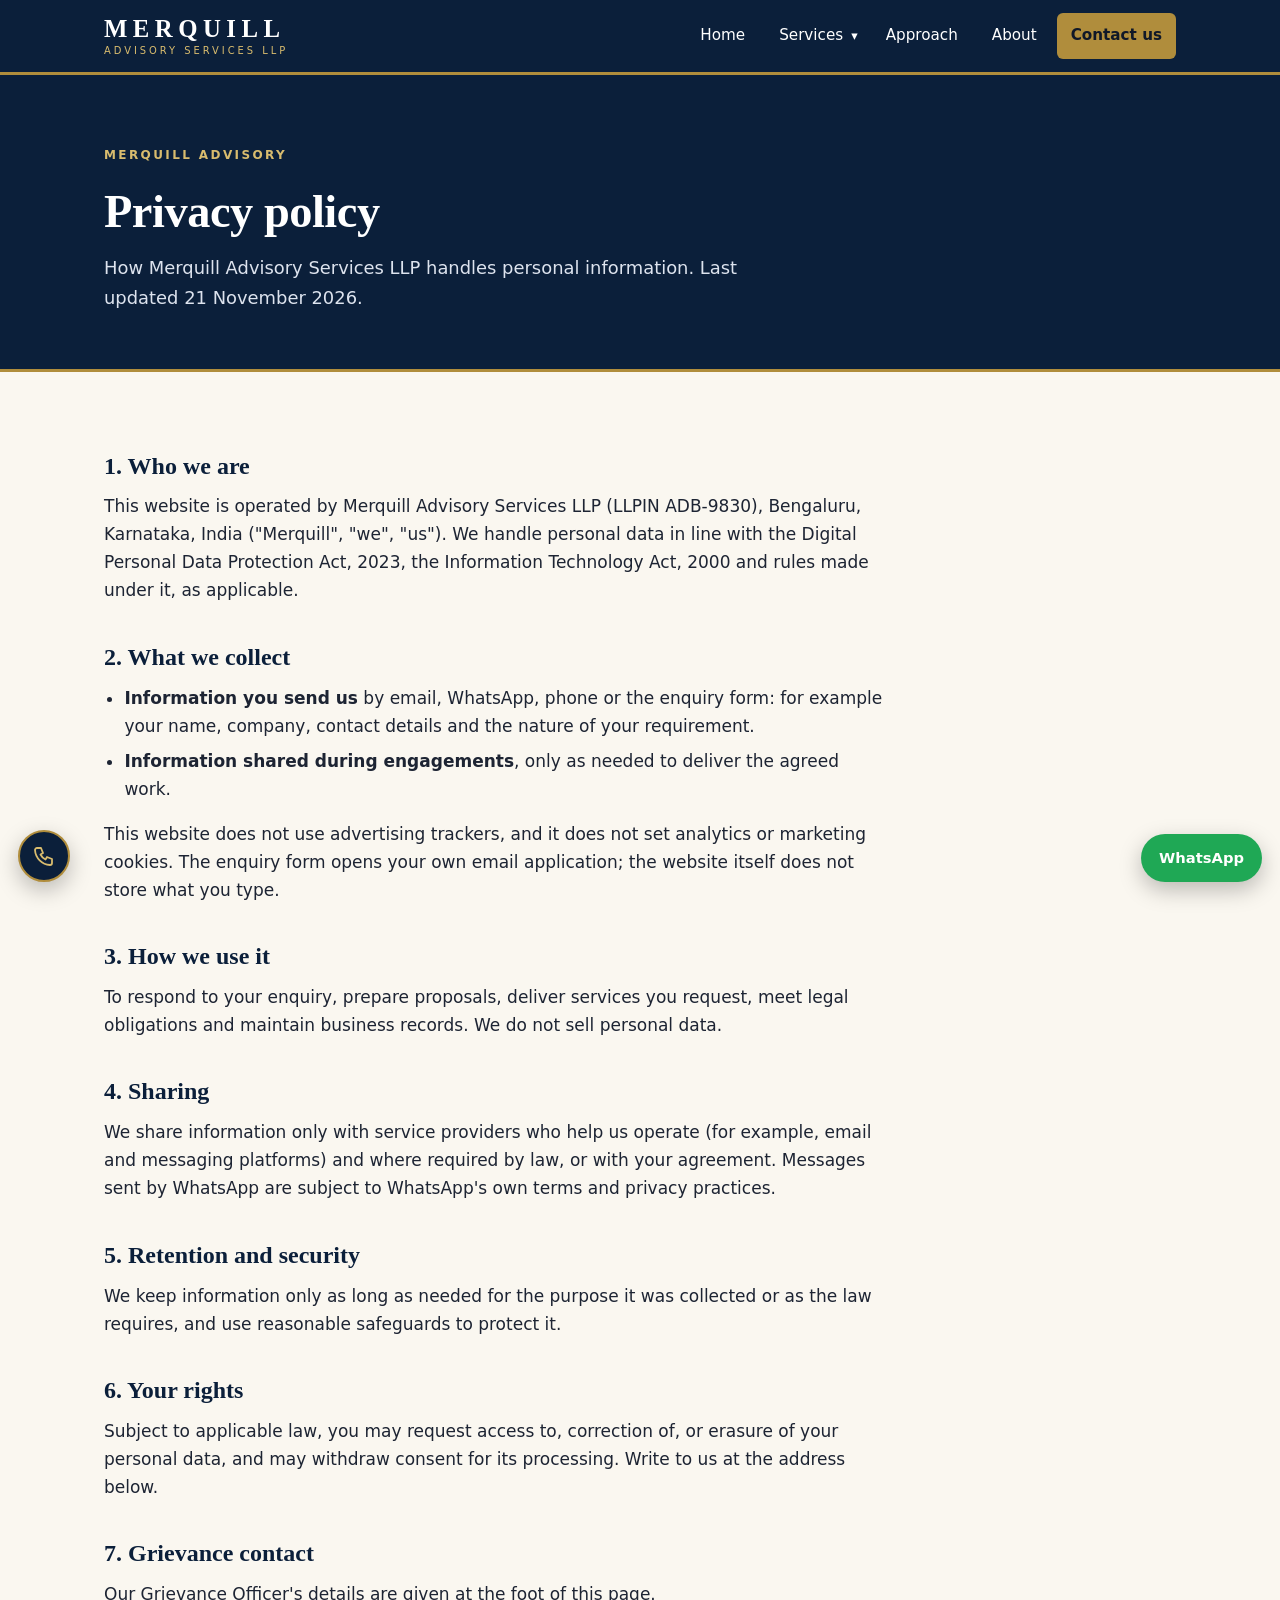
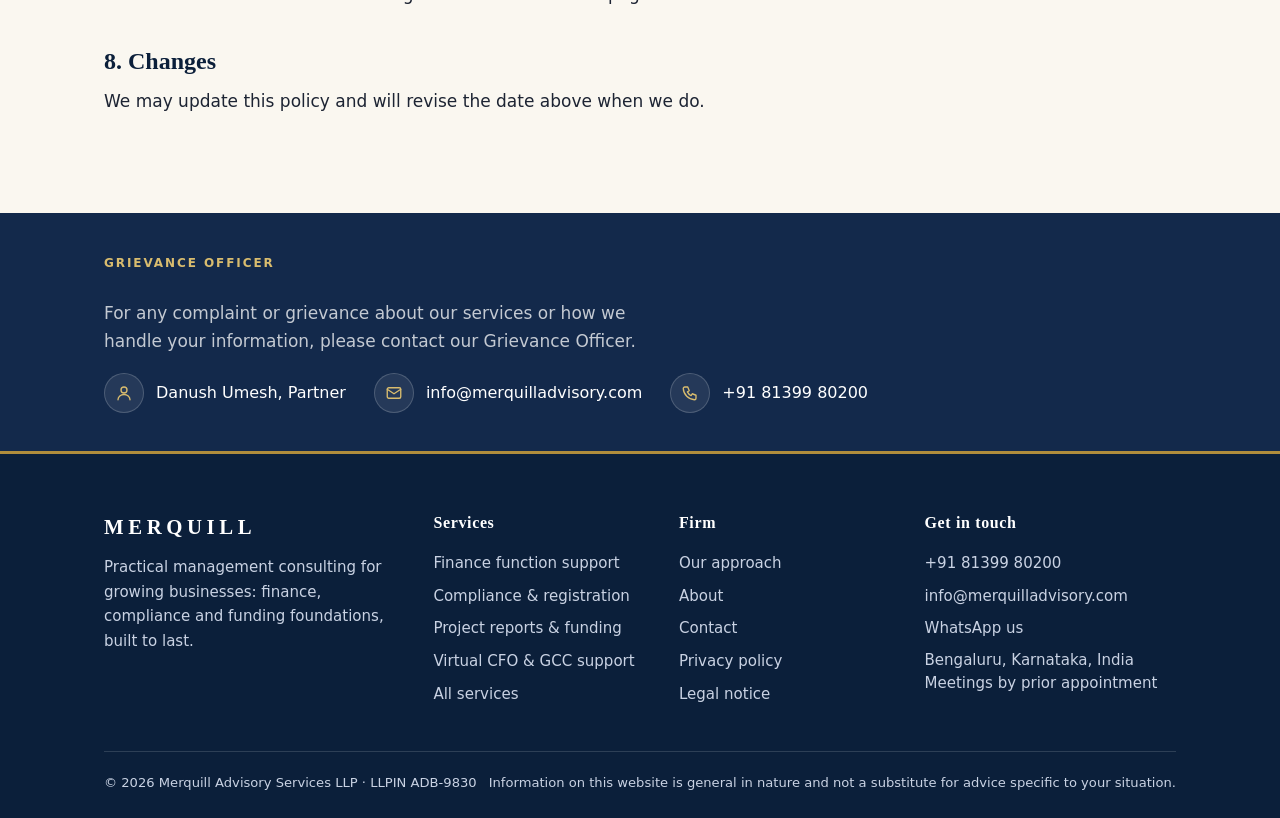
<file: privacy.html>
<!DOCTYPE html>
<html lang="en-IN">
<head>
<meta charset="utf-8">
<meta name="viewport" content="width=device-width,initial-scale=1">
<title>Privacy Policy | Merquill Advisory</title>
<meta name="description" content="Privacy policy of Merquill Advisory Services LLP: what personal data we collect, how we use it, your rights and our grievance contact.">
<link rel="canonical" href="https://merquilladvisory.com/privacy.html">
<meta name="theme-color" content="#0B1F3A">
<meta property="og:type" content="website">
<meta property="og:site_name" content="Merquill Advisory Services LLP">
<meta property="og:title" content="Privacy Policy | Merquill Advisory">
<meta property="og:description" content="Privacy policy of Merquill Advisory Services LLP: what personal data we collect, how we use it, your rights and our grievance contact.">
<meta property="og:url" content="https://merquilladvisory.com/privacy.html">
<meta property="og:image" content="https://merquilladvisory.com/og-image.png">
<meta name="twitter:card" content="summary_large_image">
<link rel="icon" href="/favicon.svg" type="image/svg+xml">
<link rel="stylesheet" href="/style.css">
<link rel="stylesheet" href="/merquill.css?v=5">

</head>
<body>
<a class="skip" href="#main">Skip to content</a>
<header class="site"><div class="wrap bar">
<a class="brand" href="/" aria-label="Merquill Advisory Services LLP, home"><b>MERQUILL</b><span>Advisory Services LLP</span></a>
<button class="menu-btn" aria-expanded="false" aria-controls="nav">Menu</button>
<nav id="nav" aria-label="Main"><ul><li><a href="/">Home</a></li><li class="has-mega"><a href="/services.html">Services</a><button type="button" class="mega-toggle" aria-expanded="false" aria-controls="mega" aria-label="Show services menu">&#9662;</button><div class="mega" id="mega"><div class="wrap"><div class="mega-cols"><div class="mega-col"><p class="mega-h">Finance &amp; reporting</p><a href="/services.html#finance-function-support"><b>Finance function support</b><span>A dependable finance back-office.</span></a><a href="/services.html#accounting-reporting-support"><b>Accounting &amp; reporting support</b><span>Organised books and reliable reports.</span></a><a href="/services.html#process-cost-reviews"><b>Process &amp; cost reviews</b><span>Find where work and money leak.</span></a></div><div class="mega-col"><p class="mega-h">Compliance &amp; funding</p><a href="/services.html#compliance-registration-support"><b>Compliance &amp; registration support</b><span>Registrations and recurring due dates.</span></a><a href="/services.html#project-reports-funding-readiness"><b>Project reports &amp; funding readiness</b><span>Credible reports, lender-ready.</span></a><a href="/services.html#investor-lender-introductions"><b>Investor &amp; lender introductions</b><span>The right people, at the right time.</span></a></div><div class="mega-col"><p class="mega-h">Advisory</p><a href="/services.html#virtual-cfo-gcc-support"><b>Virtual CFO &amp; GCC support</b><span>Senior finance thinking, flexibly.</span></a><a href="/services.html#business-planning-consulting"><b>Business planning &amp; consulting</b><span>Strategy turned into a plan.</span></a></div></div><div class="mega-strip"><div><b>Have something in mind?</b><span>Share it with us and we will tell you honestly how we can help.</span></div><div class="mega-actions"><a class="btn dark" href="/contact.html">Start a conversation</a><a class="mega-link" href="/services.html">All services &rarr;</a></div></div></div></div></li><li><a href="/approach.html">Approach</a></li><li><a href="/about.html">About</a></li><li><a class="cta" href="/contact.html">Contact us</a></li></ul></nav>
</div></header>
<main id="main">
<div class="page-head"><div class="wrap"><span class="eyebrow">Merquill Advisory</span><h1>Privacy policy</h1><p>How Merquill Advisory Services LLP handles personal information. Last updated 21 November 2026.</p></div></div>
<section><div class="wrap"><div class="prose">
<h2 style="margin-top:0">1. Who we are</h2>
<p>This website is operated by Merquill Advisory Services LLP (LLPIN ADB-9830), Bengaluru, Karnataka, India ("Merquill", "we", "us"). We handle personal data in line with the Digital Personal Data Protection Act, 2023, the Information Technology Act, 2000 and rules made under it, as applicable.</p>
<h2>2. What we collect</h2>
<ul><li><b>Information you send us</b> by email, WhatsApp, phone or the enquiry form: for example your name, company, contact details and the nature of your requirement.</li>
<li><b>Information shared during engagements</b>, only as needed to deliver the agreed work.</li></ul>
<p>This website does not use advertising trackers, and it does not set analytics or marketing cookies. The enquiry form opens your own email application; the website itself does not store what you type.</p>
<h2>3. How we use it</h2>
<p>To respond to your enquiry, prepare proposals, deliver services you request, meet legal obligations and maintain business records. We do not sell personal data.</p>
<h2>4. Sharing</h2>
<p>We share information only with service providers who help us operate (for example, email and messaging platforms) and where required by law, or with your agreement. Messages sent by WhatsApp are subject to WhatsApp's own terms and privacy practices.</p>
<h2>5. Retention and security</h2>
<p>We keep information only as long as needed for the purpose it was collected or as the law requires, and use reasonable safeguards to protect it.</p>
<h2>6. Your rights</h2>
<p>Subject to applicable law, you may request access to, correction of, or erasure of your personal data, and may withdraw consent for its processing. Write to us at the address below.</p>
<h2>7. Grievance contact</h2>
<p>Our Grievance Officer's details are given at the foot of this page.</p>
<h2>8. Changes</h2>
<p>We may update this policy and will revise the date above when we do.</p>
</div></div></section>

<section class="griev" aria-labelledby="griev-h"><div class="wrap"><span class="eyebrow" id="griev-h">Grievance Officer</span><p>For any complaint or grievance about our services or how we handle your information, please contact our Grievance Officer.</p><div class="griev-row"><div class="gi"><span class="gic"><svg width="18" height="18" viewBox="0 0 24 24" fill="none" stroke="currentColor" stroke-width="1.8" stroke-linecap="round" stroke-linejoin="round" aria-hidden="true"><circle cx="12" cy="8" r="4"/><path d="M4 21c0-4 3.6-7 8-7s8 3 8 7"/></svg></span><span class="t">Danush Umesh, Partner</span></div><a class="gi" href="mailto:info@merquilladvisory.com"><span class="gic"><svg width="18" height="18" viewBox="0 0 24 24" fill="none" stroke="currentColor" stroke-width="1.8" stroke-linecap="round" stroke-linejoin="round" aria-hidden="true"><rect x="3" y="5" width="18" height="14" rx="2"/><path d="M3 7l9 6 9-6"/></svg></span><span class="t">info@merquilladvisory.com</span></a><a class="gi" href="tel:+918139980200"><span class="gic"><svg width="18" height="18" viewBox="0 0 24 24" fill="none" stroke="currentColor" stroke-width="1.8" stroke-linecap="round" stroke-linejoin="round" aria-hidden="true"><path d="M5 4h4l2 5-2.5 1.5a11 11 0 005 5L15 13l5 2v4a2 2 0 01-2 2A16 16 0 013 6a2 2 0 012-2z"/></svg></span><span class="t">+91 81399 80200</span></a></div></div></section>
</main>
<footer class="site"><div class="wrap">
<div class="cols">
<div><div class="fb">MERQUILL</div><p style="margin-top:10px">Practical management consulting for growing businesses: finance, compliance and funding foundations, built to last.</p></div>
<div><h4>Services</h4><ul>
<li><a href="/services.html#finance-function-support">Finance function support</a></li>
<li><a href="/services.html#compliance-registration-support">Compliance &amp; registration</a></li>
<li><a href="/services.html#project-reports-funding-readiness">Project reports &amp; funding</a></li>
<li><a href="/services.html#virtual-cfo-gcc-support">Virtual CFO &amp; GCC support</a></li>
<li><a href="/services.html">All services</a></li></ul></div>
<div><h4>Firm</h4><ul>
<li><a href="/approach.html">Our approach</a></li><li><a href="/about.html">About</a></li><li><a href="/contact.html">Contact</a></li>
<li><a href="/privacy.html">Privacy policy</a></li><li><a href="/legal.html">Legal notice</a></li></ul></div>
<div><h4>Get in touch</h4><ul>
<li><a href="tel:+918139980200">+91 81399 80200</a></li>
<li><a href="mailto:info@merquilladvisory.com">info@merquilladvisory.com</a></li>
<li><a href="https://wa.me/918139980200">WhatsApp us</a></li>
<li style="line-height:1.5">Bengaluru, Karnataka, India<br>Meetings by prior appointment</li></ul></div>
</div>
<div class="legal"><span>© 2026 Merquill Advisory Services LLP · LLPIN ADB-9830</span><span>Information on this website is general in nature and not a substitute for advice specific to your situation.</span></div>
</div></footer>
<a class="wa" href="https://wa.me/918139980200?text=Hello%20Merquill%2C%20I%20would%20like%20to%20discuss%20a%20requirement." aria-label="Chat with Merquill on WhatsApp">WhatsApp</a>
<a class="callfab" href="tel:+918139980200" aria-label="Call Merquill"><svg width="24" height="24" viewBox="0 0 24 24" aria-hidden="true"><path d="M5 4h4l2 5-2.5 1.5a11 11 0 005 5L15 13l5 2v4a2 2 0 01-2 2A16 16 0 013 6a2 2 0 012-2z"/></svg></a>
<script src="/merquill.js?v=5" defer></script>
</body></html>
</file>
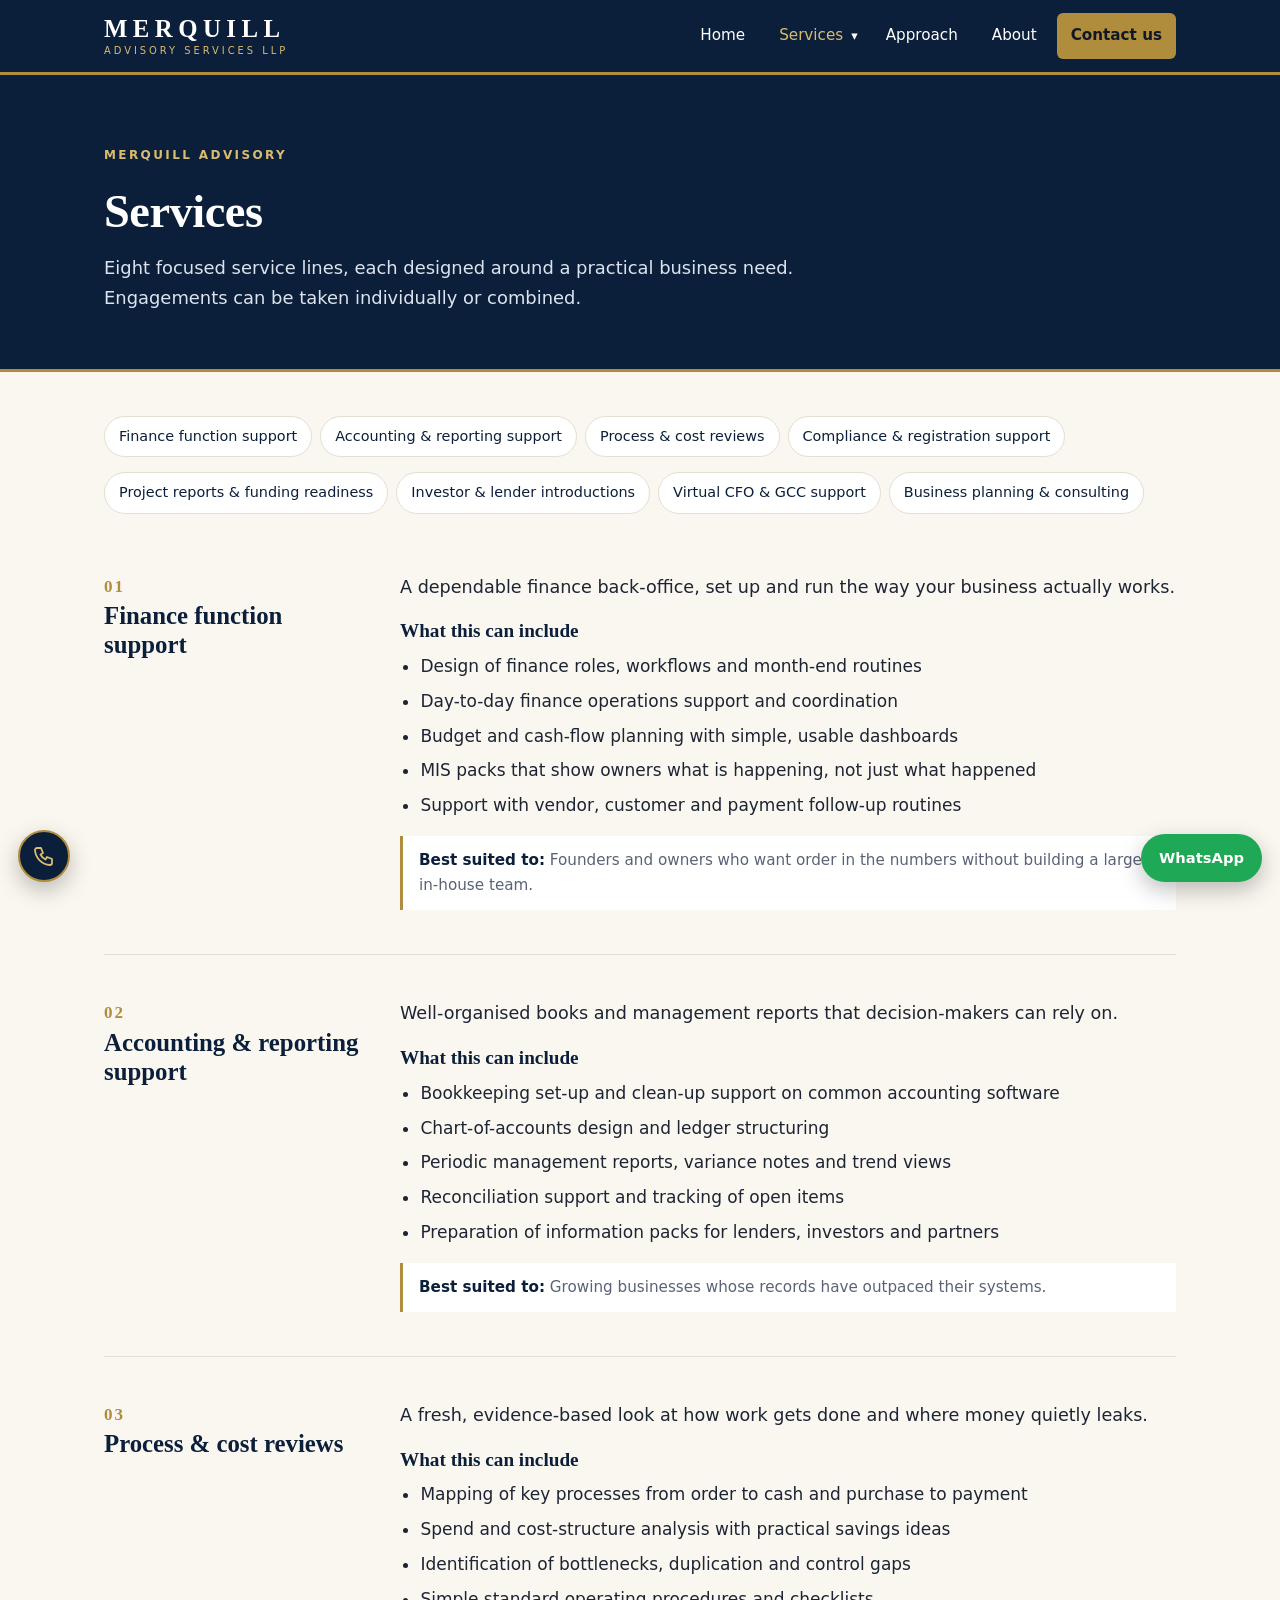
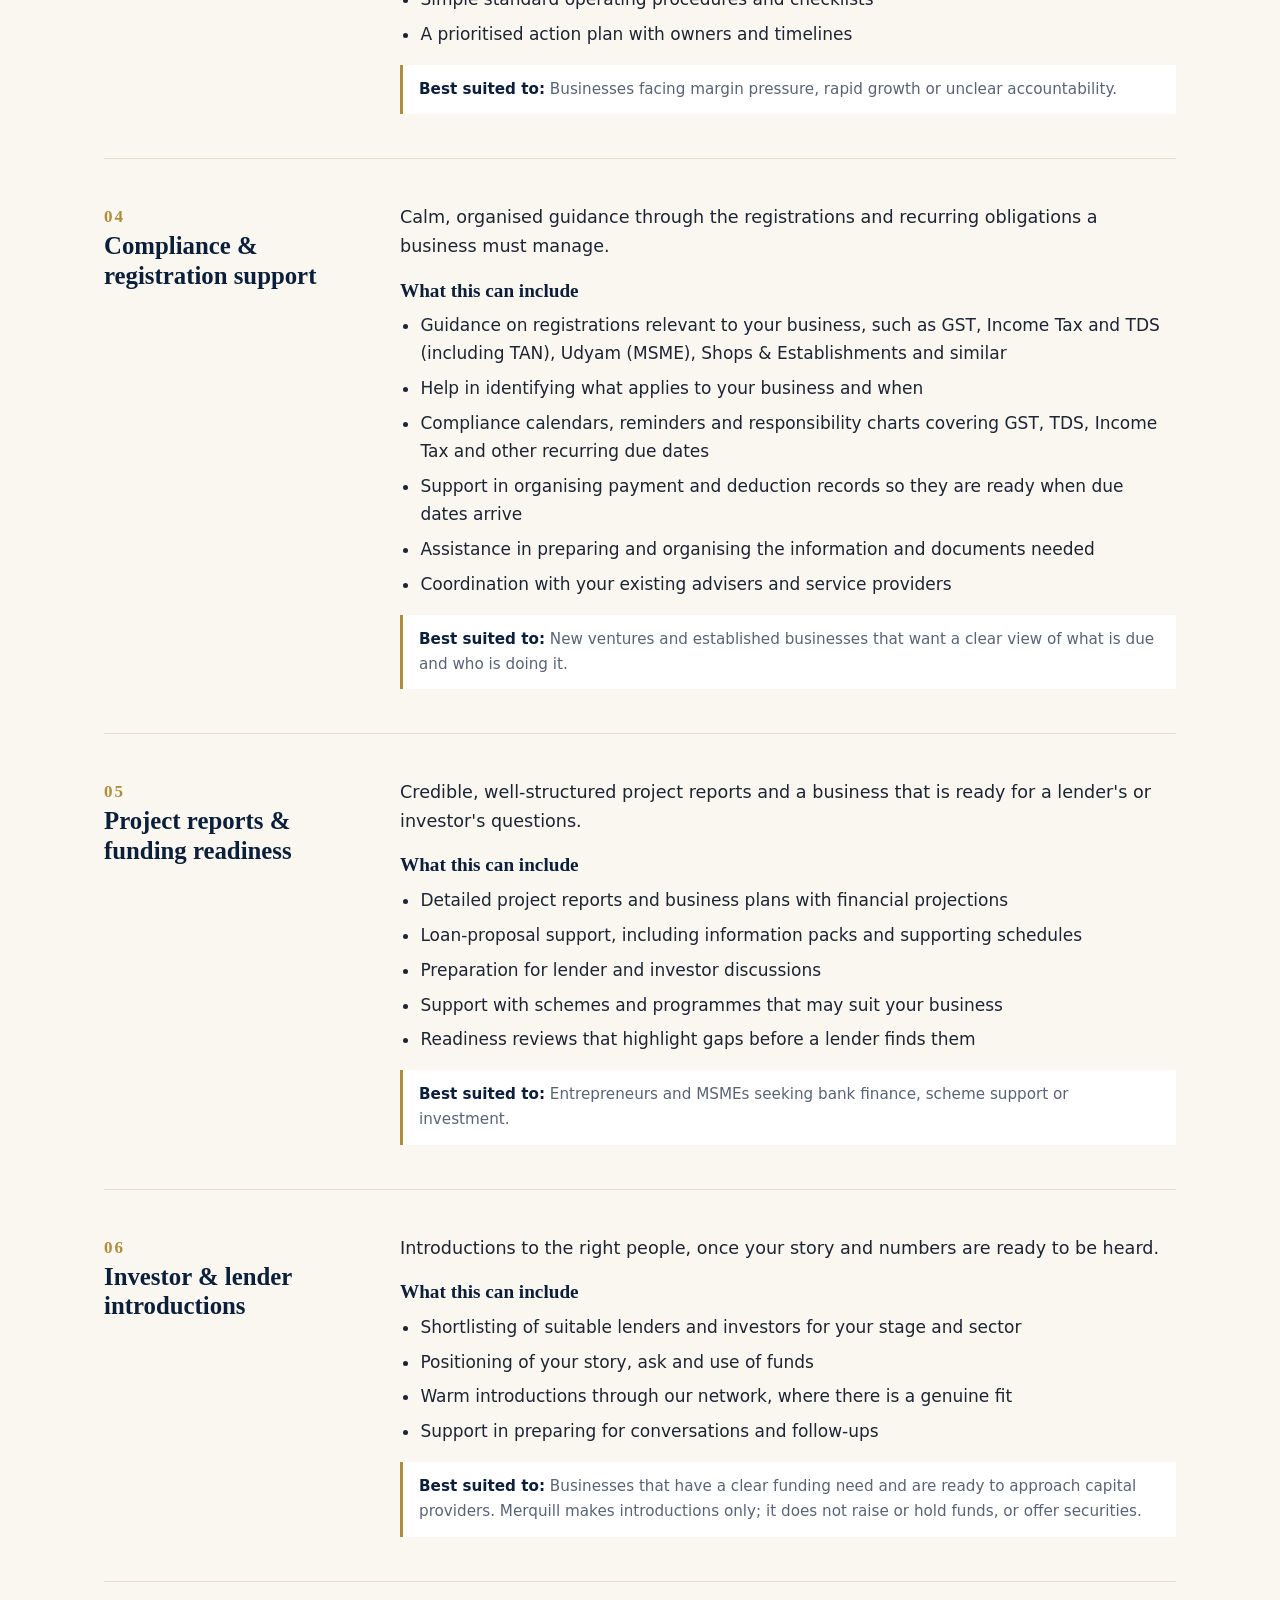
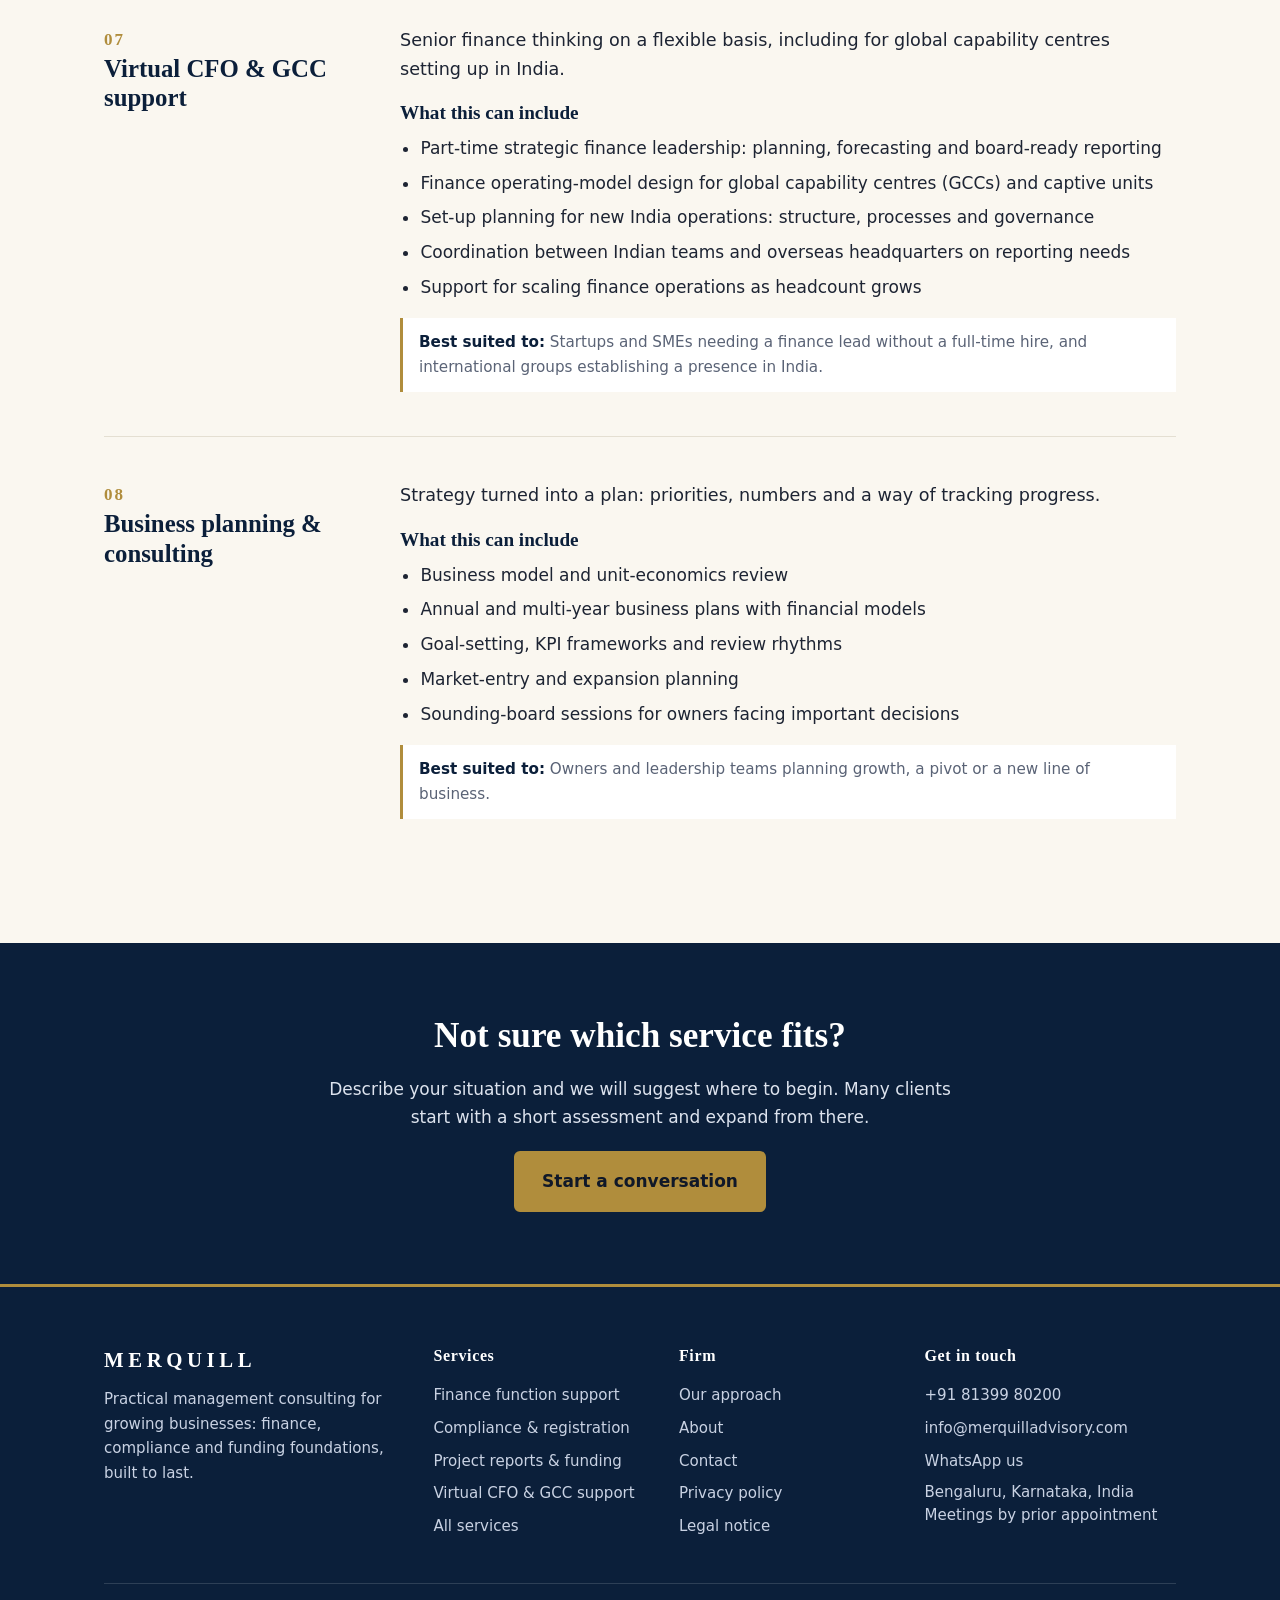
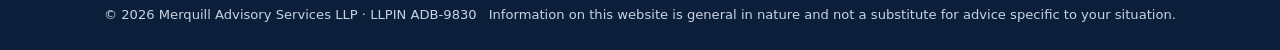
<file: services.html>
<!DOCTYPE html>
<html lang="en-IN">
<head>
<meta charset="utf-8">
<meta name="viewport" content="width=device-width,initial-scale=1">
<title>Services | Merquill Advisory</title>
<meta name="description" content="Finance function support, accounting and reporting support, process and cost reviews, compliance and registration support, project reports, funding readiness, virtual CFO and GCC support, and business planning.">
<link rel="canonical" href="https://merquilladvisory.com/services.html">
<meta name="theme-color" content="#0B1F3A">
<meta property="og:type" content="website">
<meta property="og:site_name" content="Merquill Advisory Services LLP">
<meta property="og:title" content="Services | Merquill Advisory">
<meta property="og:description" content="Finance function support, accounting and reporting support, process and cost reviews, compliance and registration support, project reports, funding readiness, virtual CFO and GCC support, and business planning.">
<meta property="og:url" content="https://merquilladvisory.com/services.html">
<meta property="og:image" content="https://merquilladvisory.com/og-image.png">
<meta name="twitter:card" content="summary_large_image">
<link rel="icon" href="/favicon.svg" type="image/svg+xml">
<link rel="stylesheet" href="/style.css">
<link rel="stylesheet" href="/merquill.css?v=5">

</head>
<body>
<a class="skip" href="#main">Skip to content</a>
<header class="site"><div class="wrap bar">
<a class="brand" href="/" aria-label="Merquill Advisory Services LLP, home"><b>MERQUILL</b><span>Advisory Services LLP</span></a>
<button class="menu-btn" aria-expanded="false" aria-controls="nav">Menu</button>
<nav id="nav" aria-label="Main"><ul><li><a href="/">Home</a></li><li class="has-mega"><a href="/services.html" aria-current="page">Services</a><button type="button" class="mega-toggle" aria-expanded="false" aria-controls="mega" aria-label="Show services menu">&#9662;</button><div class="mega" id="mega"><div class="wrap"><div class="mega-cols"><div class="mega-col"><p class="mega-h">Finance &amp; reporting</p><a href="/services.html#finance-function-support"><b>Finance function support</b><span>A dependable finance back-office.</span></a><a href="/services.html#accounting-reporting-support"><b>Accounting &amp; reporting support</b><span>Organised books and reliable reports.</span></a><a href="/services.html#process-cost-reviews"><b>Process &amp; cost reviews</b><span>Find where work and money leak.</span></a></div><div class="mega-col"><p class="mega-h">Compliance &amp; funding</p><a href="/services.html#compliance-registration-support"><b>Compliance &amp; registration support</b><span>Registrations and recurring due dates.</span></a><a href="/services.html#project-reports-funding-readiness"><b>Project reports &amp; funding readiness</b><span>Credible reports, lender-ready.</span></a><a href="/services.html#investor-lender-introductions"><b>Investor &amp; lender introductions</b><span>The right people, at the right time.</span></a></div><div class="mega-col"><p class="mega-h">Advisory</p><a href="/services.html#virtual-cfo-gcc-support"><b>Virtual CFO &amp; GCC support</b><span>Senior finance thinking, flexibly.</span></a><a href="/services.html#business-planning-consulting"><b>Business planning &amp; consulting</b><span>Strategy turned into a plan.</span></a></div></div><div class="mega-strip"><div><b>Have something in mind?</b><span>Share it with us and we will tell you honestly how we can help.</span></div><div class="mega-actions"><a class="btn dark" href="/contact.html">Start a conversation</a><a class="mega-link" href="/services.html">All services &rarr;</a></div></div></div></div></li><li><a href="/approach.html">Approach</a></li><li><a href="/about.html">About</a></li><li><a class="cta" href="/contact.html">Contact us</a></li></ul></nav>
</div></header>
<main id="main">
<div class="page-head"><div class="wrap"><span class="eyebrow">Merquill Advisory</span><h1>Services</h1><p>Eight focused service lines, each designed around a practical business need. Engagements can be taken individually or combined.</p></div></div>
<section style="padding-top:44px"><div class="wrap"><ul class="toc" aria-label="Jump to a service"><li><a href="#finance-function-support">Finance function support</a></li><li><a href="#accounting-reporting-support">Accounting & reporting support</a></li><li><a href="#process-cost-reviews">Process & cost reviews</a></li><li><a href="#compliance-registration-support">Compliance & registration support</a></li><li><a href="#project-reports-funding-readiness">Project reports & funding readiness</a></li><li><a href="#investor-lender-introductions">Investor & lender introductions</a></li><li><a href="#virtual-cfo-gcc-support">Virtual CFO & GCC support</a></li><li><a href="#business-planning-consulting">Business planning & consulting</a></li></ul><article class="svc" id="finance-function-support"><div><div class="tag">01</div><h2>Finance function support</h2></div>
<div><p style="font-size:1.1rem">A dependable finance back-office, set up and run the way your business actually works.</p><h3>What this can include</h3><ul><li>Design of finance roles, workflows and month-end routines</li><li>Day-to-day finance operations support and coordination</li><li>Budget and cash-flow planning with simple, usable dashboards</li><li>MIS packs that show owners what is happening, not just what happened</li><li>Support with vendor, customer and payment follow-up routines</li></ul><div class="for"><b>Best suited to:</b> Founders and owners who want order in the numbers without building a large in-house team.</div></div></article><article class="svc" id="accounting-reporting-support"><div><div class="tag">02</div><h2>Accounting & reporting support</h2></div>
<div><p style="font-size:1.1rem">Well-organised books and management reports that decision-makers can rely on.</p><h3>What this can include</h3><ul><li>Bookkeeping set-up and clean-up support on common accounting software</li><li>Chart-of-accounts design and ledger structuring</li><li>Periodic management reports, variance notes and trend views</li><li>Reconciliation support and tracking of open items</li><li>Preparation of information packs for lenders, investors and partners</li></ul><div class="for"><b>Best suited to:</b> Growing businesses whose records have outpaced their systems.</div></div></article><article class="svc" id="process-cost-reviews"><div><div class="tag">03</div><h2>Process & cost reviews</h2></div>
<div><p style="font-size:1.1rem">A fresh, evidence-based look at how work gets done and where money quietly leaks.</p><h3>What this can include</h3><ul><li>Mapping of key processes from order to cash and purchase to payment</li><li>Spend and cost-structure analysis with practical savings ideas</li><li>Identification of bottlenecks, duplication and control gaps</li><li>Simple standard operating procedures and checklists</li><li>A prioritised action plan with owners and timelines</li></ul><div class="for"><b>Best suited to:</b> Businesses facing margin pressure, rapid growth or unclear accountability.</div></div></article><article class="svc" id="compliance-registration-support"><div><div class="tag">04</div><h2>Compliance & registration support</h2></div>
<div><p style="font-size:1.1rem">Calm, organised guidance through the registrations and recurring obligations a business must manage.</p><h3>What this can include</h3><ul><li>Guidance on registrations relevant to your business, such as GST, Income Tax and TDS (including TAN), Udyam (MSME), Shops & Establishments and similar</li><li>Help in identifying what applies to your business and when</li><li>Compliance calendars, reminders and responsibility charts covering GST, TDS, Income Tax and other recurring due dates</li><li>Support in organising payment and deduction records so they are ready when due dates arrive</li><li>Assistance in preparing and organising the information and documents needed</li><li>Coordination with your existing advisers and service providers</li></ul><div class="for"><b>Best suited to:</b> New ventures and established businesses that want a clear view of what is due and who is doing it.</div></div></article><article class="svc" id="project-reports-funding-readiness"><div><div class="tag">05</div><h2>Project reports & funding readiness</h2></div>
<div><p style="font-size:1.1rem">Credible, well-structured project reports and a business that is ready for a lender's or investor's questions.</p><h3>What this can include</h3><ul><li>Detailed project reports and business plans with financial projections</li><li>Loan-proposal support, including information packs and supporting schedules</li><li>Preparation for lender and investor discussions</li><li>Support with schemes and programmes that may suit your business</li><li>Readiness reviews that highlight gaps before a lender finds them</li></ul><div class="for"><b>Best suited to:</b> Entrepreneurs and MSMEs seeking bank finance, scheme support or investment.</div></div></article><article class="svc" id="investor-lender-introductions"><div><div class="tag">06</div><h2>Investor & lender introductions</h2></div>
<div><p style="font-size:1.1rem">Introductions to the right people, once your story and numbers are ready to be heard.</p><h3>What this can include</h3><ul><li>Shortlisting of suitable lenders and investors for your stage and sector</li><li>Positioning of your story, ask and use of funds</li><li>Warm introductions through our network, where there is a genuine fit</li><li>Support in preparing for conversations and follow-ups</li></ul><div class="for"><b>Best suited to:</b> Businesses that have a clear funding need and are ready to approach capital providers. Merquill makes introductions only; it does not raise or hold funds, or offer securities.</div></div></article><article class="svc" id="virtual-cfo-gcc-support"><div><div class="tag">07</div><h2>Virtual CFO & GCC support</h2></div>
<div><p style="font-size:1.1rem">Senior finance thinking on a flexible basis, including for global capability centres setting up in India.</p><h3>What this can include</h3><ul><li>Part-time strategic finance leadership: planning, forecasting and board-ready reporting</li><li>Finance operating-model design for global capability centres (GCCs) and captive units</li><li>Set-up planning for new India operations: structure, processes and governance</li><li>Coordination between Indian teams and overseas headquarters on reporting needs</li><li>Support for scaling finance operations as headcount grows</li></ul><div class="for"><b>Best suited to:</b> Startups and SMEs needing a finance lead without a full-time hire, and international groups establishing a presence in India.</div></div></article><article class="svc" id="business-planning-consulting"><div><div class="tag">08</div><h2>Business planning & consulting</h2></div>
<div><p style="font-size:1.1rem">Strategy turned into a plan: priorities, numbers and a way of tracking progress.</p><h3>What this can include</h3><ul><li>Business model and unit-economics review</li><li>Annual and multi-year business plans with financial models</li><li>Goal-setting, KPI frameworks and review rhythms</li><li>Market-entry and expansion planning</li><li>Sounding-board sessions for owners facing important decisions</li></ul><div class="for"><b>Best suited to:</b> Owners and leadership teams planning growth, a pivot or a new line of business.</div></div></article></div></section>
<section class="band"><div class="wrap"><h2>Not sure which service fits?</h2><p>Describe your situation and we will suggest where to begin. Many clients start with a short assessment and expand from there.</p><a class="btn" href="/contact.html">Start a conversation</a></div></section>

</main>
<footer class="site"><div class="wrap">
<div class="cols">
<div><div class="fb">MERQUILL</div><p style="margin-top:10px">Practical management consulting for growing businesses: finance, compliance and funding foundations, built to last.</p></div>
<div><h4>Services</h4><ul>
<li><a href="/services.html#finance-function-support">Finance function support</a></li>
<li><a href="/services.html#compliance-registration-support">Compliance &amp; registration</a></li>
<li><a href="/services.html#project-reports-funding-readiness">Project reports &amp; funding</a></li>
<li><a href="/services.html#virtual-cfo-gcc-support">Virtual CFO &amp; GCC support</a></li>
<li><a href="/services.html">All services</a></li></ul></div>
<div><h4>Firm</h4><ul>
<li><a href="/approach.html">Our approach</a></li><li><a href="/about.html">About</a></li><li><a href="/contact.html">Contact</a></li>
<li><a href="/privacy.html">Privacy policy</a></li><li><a href="/legal.html">Legal notice</a></li></ul></div>
<div><h4>Get in touch</h4><ul>
<li><a href="tel:+918139980200">+91 81399 80200</a></li>
<li><a href="mailto:info@merquilladvisory.com">info@merquilladvisory.com</a></li>
<li><a href="https://wa.me/918139980200">WhatsApp us</a></li>
<li style="line-height:1.5">Bengaluru, Karnataka, India<br>Meetings by prior appointment</li></ul></div>
</div>
<div class="legal"><span>© 2026 Merquill Advisory Services LLP · LLPIN ADB-9830</span><span>Information on this website is general in nature and not a substitute for advice specific to your situation.</span></div>
</div></footer>
<a class="wa" href="https://wa.me/918139980200?text=Hello%20Merquill%2C%20I%20would%20like%20to%20discuss%20a%20requirement." aria-label="Chat with Merquill on WhatsApp">WhatsApp</a>
<a class="callfab" href="tel:+918139980200" aria-label="Call Merquill"><svg width="24" height="24" viewBox="0 0 24 24" aria-hidden="true"><path d="M5 4h4l2 5-2.5 1.5a11 11 0 005 5L15 13l5 2v4a2 2 0 01-2 2A16 16 0 013 6a2 2 0 012-2z"/></svg></a>
<script src="/merquill.js?v=5" defer></script>
</body></html>
</file>
<file: style.css>
:root{--navy:#0B1F3A;--navy-2:#13294B;--gold:#B08D3C;--gold-lt:#D9BC6E;--ivory:#FAF7F0;--paper:#fff;--ink:#1D2433;--muted:#5A6376;--line:#E4DFD2;--radius:10px;--max:1120px;
--serif:Georgia,"Iowan Old Style","Palatino Linotype",Palatino,"Times New Roman",serif;
--sans:system-ui,-apple-system,"Segoe UI",Roboto,"Helvetica Neue",Arial,sans-serif}
*{box-sizing:border-box}html{scroll-behavior:smooth;-webkit-text-size-adjust:100%}
body{margin:0;font-family:var(--sans);color:var(--ink);background:var(--ivory);line-height:1.65;font-size:17px}
img,svg{max-width:100%;display:block}a{color:var(--navy);text-underline-offset:3px}a:hover{color:var(--gold)}
h1,h2,h3{font-family:var(--serif);color:var(--navy);line-height:1.2;margin:0 0 .5em;font-weight:700}
h1{font-size:clamp(2.1rem,5vw,3.4rem);letter-spacing:-.01em}h2{font-size:clamp(1.6rem,3.4vw,2.2rem)}h3{font-size:1.2rem}
p{margin:0 0 1em}ul{padding-left:1.2em;margin:0 0 1em}li{margin-bottom:.4em}
.wrap{max-width:var(--max);margin:0 auto;padding:0 24px}
.skip{position:absolute;left:-999px;top:0;background:var(--gold);color:#000;padding:10px 16px;z-index:100}.skip:focus{left:8px;top:8px}
:focus-visible{outline:3px solid var(--gold);outline-offset:3px;border-radius:3px}
header.site{background:var(--navy);position:sticky;top:0;z-index:50;border-bottom:3px solid var(--gold)}
.bar{display:flex;align-items:center;justify-content:space-between;gap:16px;min-height:72px}
.brand{text-decoration:none;color:#fff;display:block;line-height:1.1}
.brand b{display:block;font-family:var(--serif);font-size:1.55rem;letter-spacing:.22em;font-weight:700}
.brand span{display:block;font-size:.62rem;letter-spacing:.3em;text-transform:uppercase;color:var(--gold-lt);margin-top:4px}
nav ul{list-style:none;display:flex;gap:6px;margin:0;padding:0;align-items:center;flex-wrap:wrap}
nav li{margin:0}nav a{color:#fff;text-decoration:none;padding:10px 14px;border-radius:6px;font-size:.95rem;display:block}
nav a:hover,nav a[aria-current=page]{color:var(--gold-lt)}
nav a.cta{background:var(--gold);color:#101828;font-weight:600}nav a.cta:hover{background:var(--gold-lt);color:#101828}
.menu-btn{display:none;background:none;border:1px solid rgba(255,255,255,.35);color:#fff;border-radius:6px;padding:8px 12px;font:inherit;cursor:pointer}
@media(max-width:820px){.js .menu-btn{display:block}.js nav{display:none;position:absolute;left:0;right:0;top:100%;background:var(--navy-2);padding:8px 16px 16px}
.js nav.open{display:block}nav ul{flex-direction:column;align-items:stretch}nav a{padding:12px}.bar{position:relative}}
.hero{background:linear-gradient(160deg,var(--navy) 0%,var(--navy-2) 60%,#1B3763 100%);color:#fff;padding:88px 0 96px;position:relative;overflow:hidden}
.hero:after{content:"";position:absolute;right:-120px;top:-120px;width:420px;height:420px;border:1px solid rgba(217,188,110,.35);border-radius:50%;box-shadow:0 0 0 40px rgba(217,188,110,.05),0 0 0 90px rgba(217,188,110,.035)}
.hero h1{color:#fff;max-width:18ch}.hero p.lead{font-size:1.2rem;max-width:58ch;color:#DDE3EE}
.eyebrow{display:inline-block;text-transform:uppercase;letter-spacing:.2em;font-size:.75rem;font-weight:600;color:var(--gold-lt);margin-bottom:18px}
.rule{width:56px;height:3px;background:var(--gold);border:0;margin:0 0 22px}
.btns{display:flex;gap:14px;flex-wrap:wrap;margin-top:28px}
.btn{display:inline-block;padding:14px 26px;border-radius:6px;text-decoration:none;font-weight:600;border:2px solid var(--gold);background:var(--gold);color:#101828;transition:.15s}
.btn:hover{background:var(--gold-lt);border-color:var(--gold-lt);color:#101828}
.btn.ghost{background:transparent;color:#fff;border-color:rgba(255,255,255,.55)}.btn.ghost:hover{border-color:var(--gold-lt);color:var(--gold-lt);background:transparent}
.btn.dark{background:var(--navy);border-color:var(--navy);color:#fff}.btn.dark:hover{background:var(--navy-2);color:var(--gold-lt)}
.strip{background:var(--paper);border-bottom:1px solid var(--line)}.strip ul{display:flex;flex-wrap:wrap;gap:8px 36px;list-style:none;margin:0;padding:18px 0;color:var(--muted);font-size:.92rem}
.strip li{margin:0}.strip li:before{content:"◆";color:var(--gold);margin-right:10px;font-size:.6rem;vertical-align:middle}
section{padding:80px 0}section.alt{background:var(--paper);border-block:1px solid var(--line)}
.head{max-width:720px;margin-bottom:44px}.head p{color:var(--muted);font-size:1.08rem}
.grid{display:grid;gap:22px}.g4{grid-template-columns:repeat(auto-fit,minmax(240px,1fr))}.g3{grid-template-columns:repeat(auto-fit,minmax(290px,1fr))}.g2{grid-template-columns:repeat(auto-fit,minmax(320px,1fr))}
.card{background:var(--paper);border:1px solid var(--line);border-radius:var(--radius);padding:28px;transition:.2s;position:relative}
section.alt .card{background:var(--ivory)}
a.card{text-decoration:none;color:inherit;display:block}a.card:hover{border-color:var(--gold);transform:translateY(-3px);box-shadow:0 12px 28px rgba(11,31,58,.09)}
.card .n{font-family:var(--serif);color:var(--gold);font-size:1.1rem;font-weight:700;display:block;margin-bottom:10px;letter-spacing:.1em}
.card h3{margin-bottom:.4em}.card p{color:var(--muted);margin:0;font-size:.98rem}.card .more{display:inline-block;margin-top:14px;color:var(--navy);font-weight:600;font-size:.92rem}
.steps{counter-reset:s;display:grid;gap:22px;grid-template-columns:repeat(auto-fit,minmax(220px,1fr))}
.step{border-top:3px solid var(--gold);padding-top:18px}.step:before{counter-increment:s;content:"0" counter(s);font-family:var(--serif);font-size:2rem;color:var(--gold);display:block;line-height:1;margin-bottom:10px}
.step p{color:var(--muted);font-size:.98rem}
.band{background:var(--navy);color:#fff;text-align:center;padding:72px 0}.band h2{color:#fff}.band p{color:#DDE3EE;max-width:60ch;margin:0 auto 1.2em}
.page-head{background:var(--navy);color:#fff;padding:64px 0 56px;border-bottom:3px solid var(--gold)}.page-head h1{color:#fff;font-size:clamp(2rem,4.4vw,2.9rem);margin-bottom:.3em}.page-head p{color:#DDE3EE;max-width:62ch;font-size:1.12rem;margin:0}
.svc{display:grid;grid-template-columns:260px 1fr;gap:36px;padding:44px 0;border-bottom:1px solid var(--line)}.svc:last-child{border-bottom:0}
.svc .tag{font-family:var(--serif);color:var(--gold);letter-spacing:.12em;font-weight:700}.svc h2{font-size:1.55rem}
.svc .for{background:var(--paper);border-left:3px solid var(--gold);padding:12px 16px;font-size:.95rem;color:var(--muted);margin-top:14px}.svc .for b{color:var(--navy)}
@media(max-width:760px){.svc{grid-template-columns:1fr;gap:8px}}
.toc{display:flex;flex-wrap:wrap;gap:8px;margin:0 0 8px;padding:0;list-style:none}.toc a{display:block;padding:8px 14px;border:1px solid var(--line);border-radius:999px;background:var(--paper);text-decoration:none;font-size:.9rem}.toc a:hover{border-color:var(--gold)}
.contact{display:grid;grid-template-columns:1fr 1.2fr;gap:44px}@media(max-width:820px){.contact{grid-template-columns:1fr}}
.ci{list-style:none;padding:0}.ci li{display:flex;gap:14px;margin-bottom:22px}.ci .ic{flex:none;width:42px;height:42px;border-radius:50%;background:var(--navy);color:var(--gold-lt);display:grid;place-items:center;font-size:1.1rem}
.ci small{display:block;color:var(--muted);text-transform:uppercase;letter-spacing:.1em;font-size:.7rem}
form{background:var(--paper);border:1px solid var(--line);border-radius:var(--radius);padding:30px}label{display:block;font-weight:600;font-size:.92rem;margin-bottom:6px;color:var(--navy)}
input,select,textarea{width:100%;font:inherit;padding:12px 14px;border:1px solid #C9C3B3;border-radius:6px;background:#fff;color:var(--ink);margin-bottom:18px}
textarea{min-height:140px;resize:vertical}input:focus,select:focus,textarea:focus{border-color:var(--navy);outline:2px solid var(--gold-lt)}
.note{font-size:.85rem;color:var(--muted)}
.prose{max-width:780px}.prose h2{font-size:1.5rem;margin-top:1.6em}.prose h3{margin-top:1.2em}
footer.site{background:var(--navy);color:#C9D2E3;padding:56px 0 24px;border-top:3px solid var(--gold);font-size:.94rem}
footer .cols{display:grid;gap:36px;grid-template-columns:1.4fr 1fr 1fr 1.2fr}@media(max-width:860px){footer .cols{grid-template-columns:1fr 1fr}}@media(max-width:520px){footer .cols{grid-template-columns:1fr}}
footer h4{color:#fff;font-family:var(--serif);margin:0 0 14px;font-size:1rem;letter-spacing:.04em}footer ul{list-style:none;padding:0;margin:0}footer li{margin-bottom:8px}
footer a{color:#C9D2E3;text-decoration:none}footer a:hover{color:var(--gold-lt);text-decoration:underline}
footer .fb{font-family:var(--serif);letter-spacing:.22em;color:#fff;font-size:1.3rem;font-weight:700}
footer .legal{border-top:1px solid rgba(255,255,255,.14);margin-top:36px;padding-top:20px;font-size:.82rem;display:flex;justify-content:space-between;gap:12px;flex-wrap:wrap}
.wa{position:fixed;right:18px;bottom:18px;z-index:40;background:#1FA855;color:#fff;border-radius:999px;padding:12px 18px;text-decoration:none;font-weight:600;font-size:.92rem;box-shadow:0 8px 22px rgba(0,0,0,.25)}.wa:hover{background:#178a45;color:#fff}
@media print{header.site,.wa,.band,form{display:none}body{background:#fff}}
@media(prefers-reduced-motion:reduce){*{transition:none!important;scroll-behavior:auto!important}}
</file>
<file: merquill.css>
/* Additions loaded after style.css. Uses the site's existing colour variables. */

/* ---------- About page ---------- */
.glance{background:var(--navy);color:#fff;border:0}
.glance h3{color:var(--gold-lt)}
.glance ul{list-style:none;padding:0;margin:0;color:#DDE3EE}
.glance li{padding:12px 0;border-bottom:1px solid rgba(255,255,255,.15);margin:0}
.glance li:last-child{border-bottom:0}
.glance small{display:block;color:var(--gold-lt);letter-spacing:.1em;text-transform:uppercase;font-size:.7rem}

.person .avatar{width:96px;height:96px;border-radius:50%;margin:0 0 16px}
.person .initials{display:flex;align-items:center;justify-content:center;background:var(--navy);color:var(--gold-lt);font-family:var(--serif);font-size:1.7rem;font-weight:700;letter-spacing:.06em}
.person h3{margin:0 0 2px}
.person .role{margin:0 0 12px;color:var(--muted);text-transform:uppercase;letter-spacing:.12em;font-size:.75rem;font-weight:600}

.faq{max-width:820px}
.faq details{border-bottom:1px solid var(--line);padding:16px 0}
.faq summary{cursor:pointer;font-weight:600;color:var(--navy);list-style:none;position:relative;padding-right:30px}
.faq summary::-webkit-details-marker{display:none}
.faq summary::after{content:"+";position:absolute;right:4px;top:-2px;font-size:1.4rem;line-height:1.4;color:var(--gold)}
.faq details[open] summary::after{content:"\2212"}
.faq details p{margin:10px 0 0;color:var(--muted)}

/* ---------- Services mega menu ---------- */
nav .has-mega{display:flex;align-items:center}
.mega-toggle{background:none;border:0;color:#fff;font:inherit;font-size:.8rem;cursor:pointer;padding:10px 8px 10px 0;margin-left:-6px;border-radius:6px}
.mega-toggle:hover{color:var(--gold-lt)}
.mega{display:none;position:absolute;left:0;right:0;top:100%;background:var(--paper);border-bottom:3px solid var(--gold);box-shadow:0 18px 30px rgba(11,31,58,.18);padding:28px 0 22px}
.has-mega.open .mega{display:block}
.mega-cols{display:grid;grid-template-columns:repeat(3,1fr);gap:28px}
.mega-h{margin:0 0 10px;font-size:.72rem;letter-spacing:.18em;text-transform:uppercase;font-weight:700;color:var(--gold)}
nav .mega a{display:block;padding:10px 12px;margin:0 -12px 2px;color:var(--navy);border-radius:8px;text-decoration:none}
nav .mega a:hover{background:var(--ivory);color:var(--navy)}
nav .mega a b{display:block;font-size:.95rem}
nav .mega a span{display:block;font-size:.84rem;color:var(--muted);line-height:1.4;margin-top:2px}
.mega-strip{display:flex;justify-content:space-between;align-items:center;gap:20px;flex-wrap:wrap;margin-top:18px;padding:16px 20px;background:var(--ivory);border:1px solid var(--line);border-radius:var(--radius)}
.mega-strip b{display:block;color:var(--navy)}
.mega-strip span{color:var(--muted);font-size:.92rem}
.mega-actions{display:flex;align-items:center;gap:18px;flex-wrap:wrap}
nav .mega-strip a{display:inline-block;margin:0}
nav .mega .mega-strip a.btn{background:var(--navy);border:2px solid var(--navy);color:#fff;padding:11px 20px;font-weight:600}
nav .mega .mega-strip a.btn:hover{background:var(--navy-2);color:var(--gold-lt)}
nav .mega .mega-strip a.mega-link{padding:0;font-weight:600}
nav .mega .mega-strip a.mega-link:hover{background:none;color:var(--gold)}

@media(max-width:820px){
nav .has-mega{flex-wrap:wrap}
nav .has-mega>a:first-child{flex:1}
.mega-toggle{padding:12px 14px}
.mega{position:static;width:100%;flex-basis:100%;background:transparent;box-shadow:none;border:0;padding:4px 0 8px 10px}
.mega-cols{grid-template-columns:1fr;gap:10px}
.mega-h{color:var(--gold-lt);margin:8px 0 4px}
nav .mega a{color:#fff;margin:0;padding:8px 10px}
nav .mega a:hover{background:rgba(255,255,255,.08);color:var(--gold-lt)}
nav .mega a span{color:#C9D2E3}
.mega-strip{background:transparent;border:0;padding:8px 0 0;margin-top:8px}
.mega-strip b{color:#fff}.mega-strip span{color:#C9D2E3}
nav .mega .mega-strip a.btn{background:var(--gold);border-color:var(--gold);color:#101828}
nav .mega .mega-strip a.mega-link{color:var(--gold-lt)}
}

/* ---------- Home page ---------- */
.ico{width:24px;height:24px;stroke:currentColor;fill:none;stroke-width:1.8;stroke-linecap:round;stroke-linejoin:round;flex:none;display:block}
.home section{padding:56px 0}
.home .head{margin-bottom:28px}
.home .head h2{margin-bottom:.2em}

/* hero */
.home .hero{padding:56px 0 64px}
.hero-grid{display:grid;grid-template-columns:1.15fr .85fr;gap:48px;align-items:center;position:relative;z-index:1}
.hero-art{max-width:430px;width:100%;margin-left:auto}
.art-card{background:rgba(255,255,255,.06);border:1px solid rgba(217,188,110,.35);border-radius:20px;padding:22px 26px 14px}
.art-cap{margin:0 0 8px;font-size:.78rem;letter-spacing:.18em;text-transform:uppercase;color:var(--gold-lt);font-weight:600}
.road{list-style:none;margin:0;padding:0}
.road li{display:flex;gap:16px;align-items:center;position:relative;padding:12px 0;margin:0}
.road li:not(:last-child)::after{content:"";position:absolute;left:23px;top:60px;height:24px;border-left:2px dashed rgba(217,188,110,.6)}
.road .node{width:48px;height:48px;border-radius:50%;background:rgba(255,255,255,.08);border:1.5px solid var(--gold-lt);color:var(--gold-lt);display:grid;place-items:center;flex:none}
.road li:last-child .node{background:var(--gold);border-color:var(--gold);color:#101828}
.road b{display:block;color:#fff;font-family:var(--serif);font-size:1.08rem}
.road li span:not(.node){display:block;color:#C9D2E3;font-size:.88rem;line-height:1.35}
@media(max-width:900px){.home .hero{padding:44px 0 48px}.hero-grid{grid-template-columns:1fr;gap:30px}.hero-art{margin:0;max-width:440px}}

/* what we do */
.svcs{display:grid;grid-template-columns:repeat(4,1fr);gap:16px}
.svc-tile{display:flex;flex-direction:column;background:var(--paper);border:1px solid var(--line);border-radius:16px;padding:22px;text-decoration:none;color:inherit;transition:.2s}
.svc-tile:hover{border-color:var(--gold);transform:translateY(-3px);box-shadow:0 12px 28px rgba(11,31,58,.09);color:inherit}
.svc-ic{width:48px;height:48px;border-radius:12px;background:var(--navy);color:var(--gold-lt);display:grid;place-items:center;margin-bottom:14px}
.svc-tile .tag{display:block;font-size:.66rem;letter-spacing:.14em;text-transform:uppercase;color:#8C6F2B;font-weight:700;margin-bottom:4px}
.svc-tile h3{font-size:1.05rem;margin:0 0 .3em}
.svc-tile p{color:var(--muted);font-size:.9rem;margin:0;line-height:1.45}
@media(max-width:1000px){.svcs{grid-template-columns:repeat(2,1fr)}}
@media(max-width:520px){.svcs{grid-template-columns:1fr}}

/* who we help */
.who{display:grid;grid-template-columns:repeat(4,1fr);gap:16px}
.who-card{display:flex;flex-direction:column;gap:14px;background:var(--ivory);border:1px solid var(--line);border-radius:16px;padding:22px;text-decoration:none;color:inherit;transition:.2s}
.who-card:hover{border-color:var(--gold);transform:translateY(-3px);box-shadow:0 12px 28px rgba(11,31,58,.09);color:inherit}
.who-ic{width:50px;height:50px;border-radius:50%;background:#F7F0DD;color:#8C6F2B;display:grid;place-items:center}
.who-card h3{margin:0 0 .25em;font-size:1.1rem}
.who-card p{color:var(--muted);font-size:.9rem;margin:0;line-height:1.45}
@media(max-width:1000px){.who{grid-template-columns:repeat(2,1fr)}}
@media(max-width:520px){.who{grid-template-columns:1fr}}

/* how it works: icon flow */
.flow{display:grid;grid-template-columns:repeat(4,1fr);gap:30px;padding-top:28px}
.fstep{position:relative;background:var(--paper);border:1px solid var(--line);border-radius:16px;padding:44px 20px 20px}
.fic{position:absolute;top:-28px;left:20px;width:56px;height:56px;border-radius:50%;display:grid;place-items:center;color:#fff;box-shadow:0 6px 16px rgba(11,31,58,.22);border:3px solid var(--ivory)}
.f1{background:var(--navy)}.f2{background:#8C6F2B}.f3{background:#2F6B55}.f4{background:#3D4F6E}
.fstep h3{margin:0 0 8px;font-size:1.15rem}
.fstep p{margin:0 0 8px;font-size:.9rem;line-height:1.45}
.fstep p:last-child{margin-bottom:0}
.fstep p b{color:#8C6F2B;font-size:.7rem;letter-spacing:.12em;text-transform:uppercase;margin-right:6px}
.fstep:not(:last-child)::after{content:"";position:absolute;right:-23px;top:42px;width:14px;height:14px;border-top:3px solid var(--gold);border-right:3px solid var(--gold);transform:rotate(45deg)}
@media(max-width:1000px){.flow{grid-template-columns:repeat(2,1fr);row-gap:44px}.fstep:not(:last-child)::after{display:none}}
@media(max-width:520px){.flow{grid-template-columns:1fr}}

/* comparison */
.vs{display:grid;grid-template-columns:1fr 1fr;gap:22px;max-width:900px;margin:0 auto}
.vs-col{border-radius:18px;padding:26px 28px;border:1px solid var(--line)}
.vs-old{background:#F1EFE8}
.vs-new{background:var(--navy);color:#fff;border-color:var(--navy);box-shadow:0 18px 40px rgba(11,31,58,.22)}
.vs-col h3{margin:0 0 12px;font-size:1.2rem}
.vs-old h3{color:var(--muted)}.vs-new h3{color:var(--gold-lt)}
.vs-col ul{list-style:none;padding:0;margin:0}
.vs-col li{display:flex;gap:12px;align-items:flex-start;padding:11px 0;border-top:1px solid rgba(11,31,58,.1);margin:0;font-size:.96rem;line-height:1.45}
.vs-col li:first-child{border-top:0}
.vs-old li{color:#5A5F6E}
.vs-new li{border-color:rgba(255,255,255,.15);color:#EEF2F8}
.vs-ico{flex:none;width:24px;height:24px;border-radius:50%;display:grid;place-items:center;margin-top:1px}
.vs-ico .ico{width:13px;height:13px;stroke-width:2.6}
.vs-old .vs-ico{background:#E2DED2;color:#8A8576}
.vs-new .vs-ico{background:var(--gold);color:#101828}
@media(max-width:760px){.vs{grid-template-columns:1fr}}

/* India */
.india{background:linear-gradient(160deg,var(--navy) 0%,var(--navy-2) 60%,#1B3763 100%);color:#fff}
.india .head h2{color:#fff}
.india-grid{display:grid;grid-template-columns:repeat(5,1fr);gap:14px}
.icard{background:rgba(255,255,255,.07);border:1px solid rgba(255,255,255,.16);border-radius:14px;padding:20px}
.icard .ico{color:var(--gold-lt);margin-bottom:12px;width:28px;height:28px}
.icard h3{color:#fff;font-size:1rem;margin-bottom:.3em}
.icard p{color:#C9D2E3;font-size:.88rem;margin:0;line-height:1.45}
@media(max-width:1000px){.india-grid{grid-template-columns:repeat(2,1fr)}}
@media(max-width:520px){.india-grid{grid-template-columns:1fr}}

/* partners + FAQ */
.duo{display:grid;grid-template-columns:1fr 1.15fr;gap:48px;align-items:start}
.meet{display:grid;gap:12px;margin-top:16px}
.mcard{display:flex;gap:16px;align-items:center;background:var(--paper);border:1px solid var(--line);border-radius:14px;padding:16px 18px}
.mcard b{display:block;color:var(--navy);font-family:var(--serif);font-size:1.05rem}
.mcard small{display:block;color:var(--muted);font-size:.86rem}
.mav{width:52px;height:52px;border-radius:50%;background:var(--navy);color:var(--gold-lt);display:grid;place-items:center;font-family:var(--serif);font-weight:700;font-size:1rem;flex:none;letter-spacing:.05em}
.duo .faq{margin-top:10px;max-width:none}
.duo .faq details{padding:13px 0}
@media(max-width:900px){.duo{grid-template-columns:1fr;gap:36px}}

/* contact */
.home .cta2{background:var(--navy);color:#fff;padding:56px 0 60px;border-top:3px solid var(--gold)}
.cta2-grid{display:grid;grid-template-columns:1fr 1.1fr;gap:44px;align-items:start}
.cta2 h2{color:#fff}.cta2>.wrap>div>p{color:#DDE3EE}
.cta2 .ci small{color:#9FB0CC}.cta2 .ci a{color:#fff}.cta2 .ci a:hover{color:var(--gold-lt)}
.cta2 .ci .ic{background:rgba(255,255,255,.1);color:var(--gold-lt)}
.cta2 .ci li{margin-bottom:16px}
.cta2 form{padding:24px}
.cta2 input,.cta2 select,.cta2 textarea{margin-bottom:14px;padding:10px 12px}
.cta2 textarea{min-height:96px}
.frow{display:grid;grid-template-columns:1fr 1fr;gap:0 16px}
.cta2 form p.note{color:var(--muted)}
@media(max-width:860px){.cta2-grid{grid-template-columns:1fr}}
@media(max-width:520px){.frow{grid-template-columns:1fr}}

/* floating call button */
.callfab{position:fixed;left:18px;bottom:18px;z-index:40;width:52px;height:52px;border-radius:50%;background:var(--navy);color:var(--gold-lt);display:grid;place-items:center;border:2px solid var(--gold);box-shadow:0 8px 22px rgba(0,0,0,.25)}
.callfab:hover{background:var(--navy-2);color:#fff}
.callfab svg{width:24px;height:24px;stroke:currentColor;fill:none;stroke-width:1.8;stroke-linecap:round;stroke-linejoin:round}
@media print{.callfab{display:none}}

.cta2 select{font-size:.9rem;padding-right:6px}

/* Grievance officer band */
.griev{background:var(--navy-2);color:#fff;padding:34px 0 38px}
.griev .eyebrow{color:var(--gold-lt);letter-spacing:.16em;font-size:.75rem;font-weight:700;text-transform:uppercase}
.griev p{color:rgba(255,255,255,.75);margin:8px 0 18px;max-width:560px}
.griev-row{display:flex;flex-wrap:wrap;gap:14px 28px}
.griev-row .gi{display:flex;align-items:center;gap:12px;color:#fff;text-decoration:none;font-size:1rem}
.griev-row .gi .gic{width:40px;height:40px;border-radius:50%;background:rgba(255,255,255,.08);border:1px solid rgba(255,255,255,.18);display:grid;place-items:center;color:var(--gold-lt);flex:none}
.griev-row a.gi:hover span.t{text-decoration:underline}

/* Hero skyline */
.home .hero{position:relative;overflow:hidden}
.skyline{position:absolute;left:0;bottom:0;width:100%;height:130px;pointer-events:none;z-index:0}
.home .hero{padding-bottom:110px}
@media(max-width:900px){.home .hero{padding-bottom:96px}.skyline{height:96px}}
</file>
